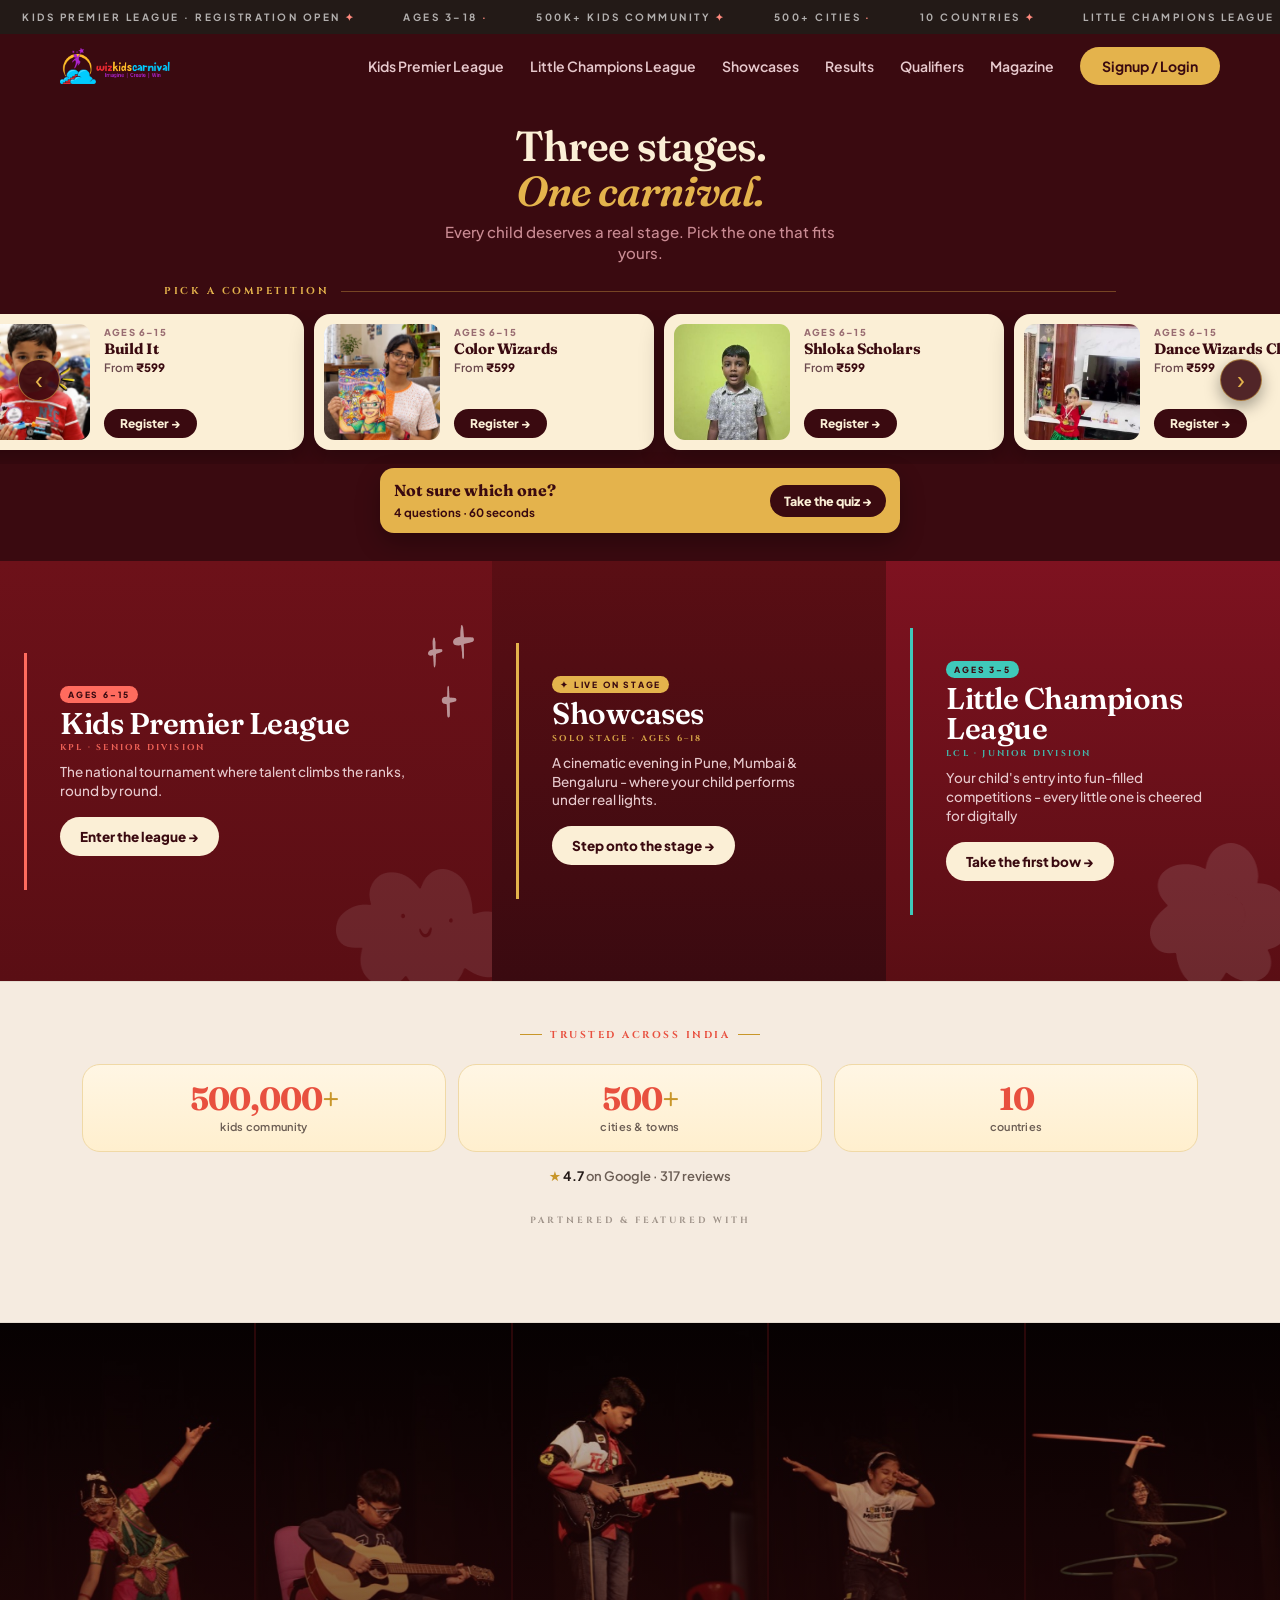
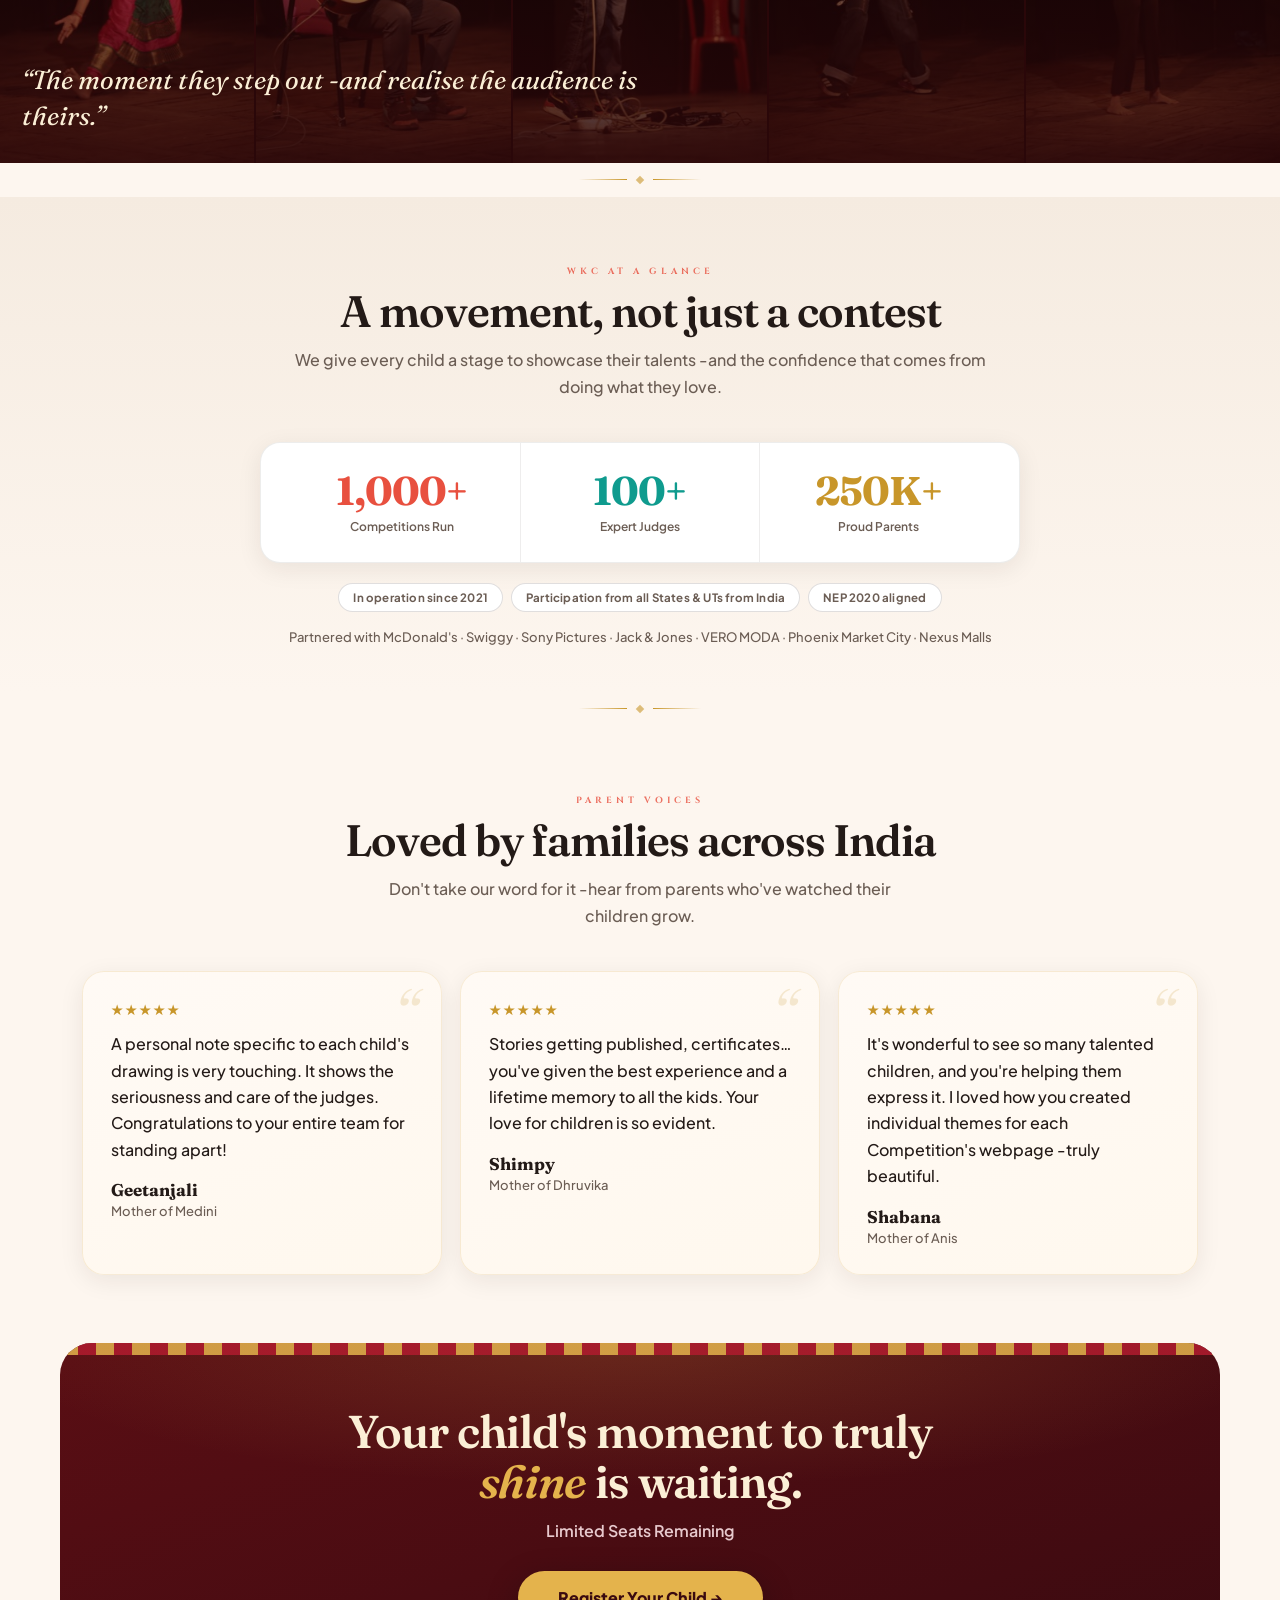
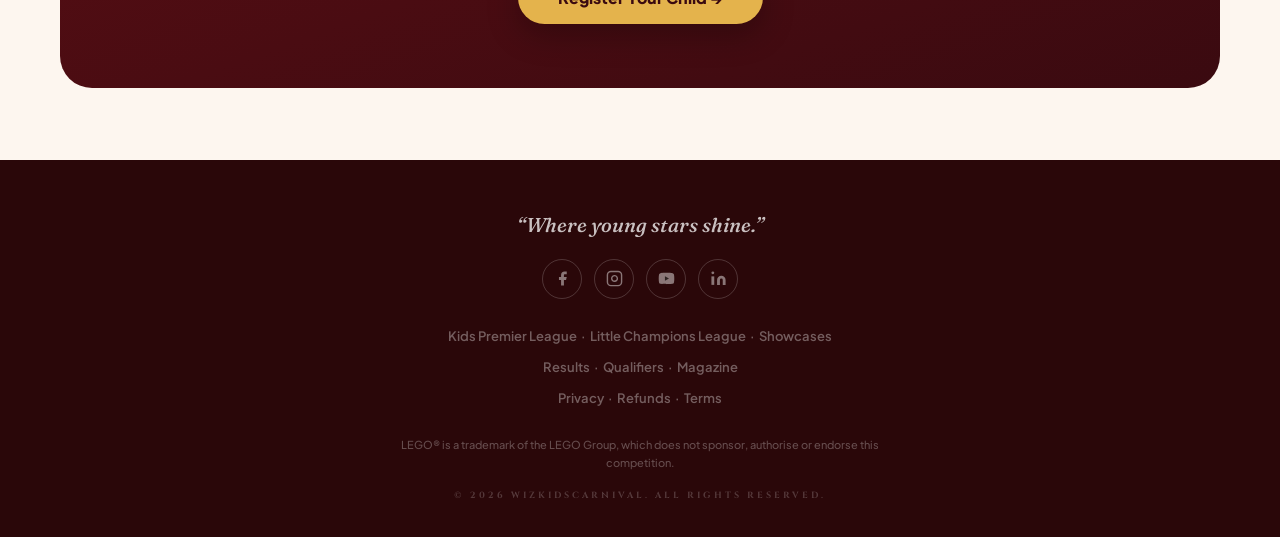
<file: index.html>
<!DOCTYPE html>
<html lang="en" data-hero="carnival">
<head>
<!-- Google tag (gtag.js) -->
<script async src="https://www.googletagmanager.com/gtag/js?id=G-ZNTHNZS9GH"></script>
<script>
  window.dataLayer = window.dataLayer || [];
  function gtag(){dataLayer.push(arguments);}
  gtag('js', new Date());

  gtag('config', 'G-ZNTHNZS9GH');
</script>
<meta charset="UTF-8">
<meta name="viewport" content="width=device-width,initial-scale=1">
<title>WizKidsCarnival - India's Biggest Stage for Young Talent</title>
<meta name="description" content="WizKidsCarnival - India's premier platform for kids aged 3-18. Kids Premier League, Little Champions League & Showcases. 500,000+ kids community · 500+ cities · 10 countries. Register today." />
<meta name="keywords" content="kids talent competition India, children performing arts, Kids Premier League, Little Champions League, WizKidsCarnival, kids contest online India, children stage performance, talent show kids Mumbai Pune" />
<link rel="canonical" href="https://www.wizkidscarnival.com/" />
<link rel="icon" type="image/png" href="logos/wkc-icon.png">
<link rel="apple-touch-icon" href="logos/wkc-icon.png">
<meta property="og:type" content="website" />
<meta property="og:url" content="https://www.wizkidscarnival.com/" />
<meta property="og:title" content="WizKidsCarnival - India's Biggest Stage for Young Talent" />
<meta property="og:description" content="A global platform for kids aged 3–18 to perform, compete and grow. Kids Premier League · Little Champions League · Showcases." />
<meta property="og:image" content="https://www.wizkidscarnival.com/assets/og-home.jpg" />
<meta property="og:locale" content="en_IN" />
<meta property="og:site_name" content="WizKidsCarnival" />
<meta name="twitter:card" content="summary_large_image" />
<meta name="twitter:title" content="WizKidsCarnival - India's Biggest Stage for Young Talent" />
<meta name="twitter:description" content="Three stages. One carnival. A global platform for a 500K+ kids community, aged 3–18." />
<meta name="twitter:image" content="https://www.wizkidscarnival.com/assets/og-home.jpg" />
<script type="application/ld+json">{
  "@context":"https://schema.org",
  "@graph":[
    {"@type":"Organization","name":"WizKidsCarnival","url":"https://www.wizkidscarnival.com","logo":"https://www.wizkidscarnival.com/logos/wkc-logo.png","description":"India's premier stage for young talent aged 3–18. Kids Premier League, Little Champions League and Showcases across 500+ cities and 10 countries.","foundingDate":"2021","sameAs":["https://facebook.com/wizkidscarnival","https://instagram.com/wizkidscarnival","https://youtube.com/@wizkidscarnival"],"founder":[{"@type":"Person","name":"Mansi"},{"@type":"Person","name":"Abhishek"},{"@type":"Person","name":"Vinayak"}]},
    {"@type":"WebSite","name":"WizKidsCarnival","url":"https://www.wizkidscarnival.com","potentialAction":{"@type":"SearchAction","target":{"@type":"EntryPoint","urlTemplate":"https://www.wizkidscarnival.com/?q={search_term_string}"},"query-input":"required name=search_term_string"}}
  ]
}</script>

<link rel="preconnect" href="https://fonts.googleapis.com">
<link rel="preconnect" href="https://fonts.gstatic.com" crossorigin>
<link href="https://fonts.googleapis.com/css2?family=Fraunces:ital,opsz,wght@0,9..144,400;0,9..144,600;0,9..144,700;1,9..144,500;1,9..144,600&family=Plus+Jakarta+Sans:wght@400;500;600;700;800&family=Cinzel:wght@700&display=swap" rel="stylesheet">
<link rel="stylesheet" href="assets/wkc.css?v=2026-11-21f">
</head>
<body>

<div class="blob blob-2" aria-hidden="true"></div>
<div class="blob blob-3" aria-hidden="true"></div>

<!-- Nav overlay -->
<div class="nav-overlay" id="navOverlay" role="dialog" aria-modal="true" aria-label="Navigation menu">
  <button class="nav-close" id="navClose">&#x2715; Close</button>
  <nav class="nav-links">
    <a href="kpl/" class="ol">Kids Premier League</a>
    <a href="lcl/" class="ol">Little Champions League</a>
    <a href="https://showcases.wizkidscarnival.com/" class="ol">Showcases</a>
    <a href="results/" class="ol">Results</a>
    <a href="qualifiers/" class="ol">Qualifiers</a>
    <a href="magazines/" class="ol">Magazine</a>
    <a href="https://app.wizkidscarnival.com/authentication?utm_source=main-site&utm_medium=nav-overlay&utm_campaign=home" class="ol nav-apply">Signup / Login</a>
  </nav>
</div>

<!-- Ticker -->
<div class="ticker" aria-hidden="true">
  <div class="ttrack" id="ttrack">
    <span class="ti">Kids Premier League &#x00B7; Registration Open<span class="dot">&#x2726;</span></span>
    <span class="ti">Ages 3–18<span class="dot">&#x00B7;</span></span>
    <span class="ti">500K+ Kids Community<span class="dot">&#x2726;</span></span>
    <span class="ti">500+ Cities<span class="dot">&#x00B7;</span></span>
    <span class="ti">10 Countries<span class="dot">&#x2726;</span></span>
    <span class="ti">Little Champions League &#x00B7; Ages 3–5<span class="dot">&#x00B7;</span></span>
    <span class="ti">Showcases · Solo Stage<span class="dot">&#x2726;</span></span>
    <span class="ti">India's Biggest Stage for Young Talent<span class="dot">&#x00B7;</span></span>
    <span class="ti">Since 2021 · 5+ Years Running<span class="dot">&#x2726;</span></span>
  </div>
</div>

<!-- Navbar -->
<header class="nav" id="nav">
  <div class="nav-inner">
    <a href="./" class="nav-logo" data-nav="logo">
      <img src="logos/wkc-logo.png" alt="WizKidsCarnival" height="36"
           onerror="this.style.display='none';this.insertAdjacentHTML('afterend','<span style=\'font-family:Fraunces,serif;font-weight:700;font-size:20px;color:var(--ink)\'>WizKidsCarnival</span>')">
    </a>
    <nav class="nav-desk" aria-label="Primary navigation">
      <a href="kpl/" data-nav="kpl">Kids Premier League</a>
      <a href="lcl/" data-nav="lcl">Little Champions League</a>
      <a href="https://showcases.wizkidscarnival.com/" data-nav="showcases">Showcases</a>
      <a href="results/" data-nav="results">Results</a>
      <a href="qualifiers/" data-nav="qualifiers">Qualifiers</a>
      <a href="magazines/" data-nav="magazine">Magazine</a>
      <a href="https://app.wizkidscarnival.com/authentication?utm_source=main-site&utm_medium=nav&utm_campaign=home" class="nav-cta" data-nav="register">Signup / Login</a>
    </nav>
    <button class="nav-ham" id="navHam" aria-label="Open menu" aria-expanded="false"><span></span><span></span><span></span></button>
  </div>
</header>

<!-- ── Booth hero: three carnival tents, zero-scroll on mobile ── -->
<section class="hero" id="top">

  <div class="hero-kicker">
    <h1>Three stages.<br><em>One carnival.</em></h1>
    <p>Every child deserves a real stage. Pick the one that fits yours.</p>
  </div>

  <!-- All competitions: a slowly drifting row of every talent-pass page.
       Hardcoded; add or reorder cards here. The JS in wkc.js loops it. -->
  <div class="featured comp-row-wrap" data-section="all_competitions">
    <div class="featured-lbl">Pick a competition</div>
    <div class="comp-carousel">
      <button type="button" class="comp-arrow comp-prev" id="compPrev" aria-label="Previous competitions">&#x2039;</button>
      <div class="comp-row" id="compRow">
      <a class="feat-card comp-card" href="https://app.wizkidscarnival.com/talent-pass/build-it?utm_source=main-site&utm_medium=home_allcomp&utm_campaign=home&utm_content=home_allcomp_build_it" data-track="home_allcomp_build_it">
        <img class="feat-img" src="assets/featured-build-it.jpg" alt="" width="360" height="360" loading="lazy" decoding="async">
        <div class="feat-body">
          <div class="feat-ages">Ages 6–15</div>
          <div class="feat-name">Build It</div>
          <div class="feat-price">From <b>₹599</b></div>
          <span class="feat-cta">Register &#x2192;</span>
        </div>
      </a>
      <a class="feat-card comp-card" href="https://app.wizkidscarnival.com/talent-pass/color-wizards?utm_source=main-site&utm_medium=home_allcomp&utm_campaign=home&utm_content=home_allcomp_color_wizards" data-track="home_allcomp_color_wizards">
        <img class="feat-img" src="assets/featured-color-wizards.jpg" alt="" width="360" height="360" loading="lazy" decoding="async">
        <div class="feat-body">
          <div class="feat-ages">Ages 6–15</div>
          <div class="feat-name">Color Wizards</div>
          <div class="feat-price">From <b>₹599</b></div>
          <span class="feat-cta">Register &#x2192;</span>
        </div>
      </a>
      <a class="feat-card comp-card" href="https://app.wizkidscarnival.com/talent-pass/shloka?utm_source=main-site&utm_medium=home_allcomp&utm_campaign=home&utm_content=home_allcomp_shloka" data-track="home_allcomp_shloka">
        <img class="feat-img" src="assets/comp-shloka.jpg" alt="" width="360" height="360" loading="lazy" decoding="async">
        <div class="feat-body">
          <div class="feat-ages">Ages 6–15</div>
          <div class="feat-name">Shloka Scholars</div>
          <div class="feat-price">From <b>₹599</b></div>
          <span class="feat-cta">Register &#x2192;</span>
        </div>
      </a>
      <a class="feat-card comp-card" href="https://app.wizkidscarnival.com/talent-pass/classical-dance?utm_source=main-site&utm_medium=home_allcomp&utm_campaign=home&utm_content=home_allcomp_classical_dance" data-track="home_allcomp_classical_dance">
        <img class="feat-img" src="assets/comp-classical-dance.jpg" alt="" width="360" height="360" loading="lazy" decoding="async">
        <div class="feat-body">
          <div class="feat-ages">Ages 6–15</div>
          <div class="feat-name">Dance Wizards Classical</div>
          <div class="feat-price">From <b>₹599</b></div>
          <span class="feat-cta">Register &#x2192;</span>
        </div>
      </a>
      <a class="feat-card comp-card" href="https://app.wizkidscarnival.com/talent-pass/yoga?utm_source=main-site&utm_medium=home_allcomp&utm_campaign=home&utm_content=home_allcomp_yoga" data-track="home_allcomp_yoga">
        <img class="feat-img" src="assets/comp-yoga.jpg" alt="" width="360" height="360" loading="lazy" decoding="async">
        <div class="feat-body">
          <div class="feat-ages">Ages 6–15</div>
          <div class="feat-name">Yoga Champs</div>
          <div class="feat-price">From <b>₹599</b></div>
          <span class="feat-cta">Register &#x2192;</span>
        </div>
      </a>
      <a class="feat-card comp-card" href="https://app.wizkidscarnival.com/talent-pass/little-champions-league?utm_source=main-site&utm_medium=home_allcomp&utm_campaign=home&utm_content=home_allcomp_little_champions_league" data-track="home_allcomp_little_champions_league">
        <img class="feat-img" src="assets/comp-little-champions-league.jpg" alt="" width="360" height="360" loading="lazy" decoding="async">
        <div class="feat-body">
          <div class="feat-ages">Ages 3–5</div>
          <div class="feat-name">Little Champions League</div>
          <div class="feat-price">From <b>₹749</b></div>
          <span class="feat-cta">Register &#x2192;</span>
        </div>
      </a>
      <a class="feat-card comp-card" href="https://app.wizkidscarnival.com/talent-pass/recite-english?utm_source=main-site&utm_medium=home_allcomp&utm_campaign=home&utm_content=home_allcomp_recite_english" data-track="home_allcomp_recite_english">
        <div class="feat-img feat-tile" style="--t1:#ffd9cf;--t2:#f08a72" aria-hidden="true"><span class="tile-ico">&#x1F4D6;</span><span class="tile-tag">Speaking</span></div>
        <div class="feat-body">
          <div class="feat-ages">Ages 6–15</div>
          <div class="feat-name">Recite It! English</div>
          <div class="feat-price">From <b>₹599</b></div>
          <span class="feat-cta">Register &#x2192;</span>
        </div>
      </a>
      <a class="feat-card comp-card" href="https://app.wizkidscarnival.com/talent-pass/recite-hindi?utm_source=main-site&utm_medium=home_allcomp&utm_campaign=home&utm_content=home_allcomp_recite_hindi" data-track="home_allcomp_recite_hindi">
        <div class="feat-img feat-tile" style="--t1:#ffd9cf;--t2:#f08a72" aria-hidden="true"><span class="tile-ico">&#x1F4DC;</span><span class="tile-tag">Speaking</span></div>
        <div class="feat-body">
          <div class="feat-ages">Ages 6–15</div>
          <div class="feat-name">Recite It! Hindi</div>
          <div class="feat-price">From <b>₹599</b></div>
          <span class="feat-cta">Register &#x2192;</span>
        </div>
      </a>
      <a class="feat-card comp-card" href="https://app.wizkidscarnival.com/talent-pass/master-orator?utm_source=main-site&utm_medium=home_allcomp&utm_campaign=home&utm_content=home_allcomp_master_orator" data-track="home_allcomp_master_orator">
        <div class="feat-img feat-tile" style="--t1:#ffd9cf;--t2:#f08a72" aria-hidden="true"><span class="tile-ico">&#x1F399;&#xFE0F;</span><span class="tile-tag">Speaking</span></div>
        <div class="feat-body">
          <div class="feat-ages">Ages 6–15</div>
          <div class="feat-name">Master Orator</div>
          <div class="feat-price">From <b>₹599</b></div>
          <span class="feat-cta">Register &#x2192;</span>
        </div>
      </a>
      <a class="feat-card comp-card" href="https://app.wizkidscarnival.com/talent-pass/handwriting-champs?utm_source=main-site&utm_medium=home_allcomp&utm_campaign=home&utm_content=home_allcomp_handwriting_champs" data-track="home_allcomp_handwriting_champs">
        <div class="feat-img feat-tile" style="--t1:#ffe8b8;--t2:#e4a83a" aria-hidden="true"><span class="tile-ico">&#x270D;&#xFE0F;</span><span class="tile-tag">Arts</span></div>
        <div class="feat-body">
          <div class="feat-ages">Ages 6–15</div>
          <div class="feat-name">Handwriting Champs</div>
          <div class="feat-price">From <b>₹599</b></div>
          <span class="feat-cta">Register &#x2192;</span>
        </div>
      </a>
      <a class="feat-card comp-card" href="https://app.wizkidscarnival.com/talent-pass/dance-wizards?utm_source=main-site&utm_medium=home_allcomp&utm_campaign=home&utm_content=home_allcomp_dance_wizards" data-track="home_allcomp_dance_wizards">
        <div class="feat-img feat-tile" style="--t1:#ffd6e4;--t2:#d9638e" aria-hidden="true"><span class="tile-ico">&#x1F57A;</span><span class="tile-tag">Performing</span></div>
        <div class="feat-body">
          <div class="feat-ages">Ages 6–15</div>
          <div class="feat-name">Dance Wizards</div>
          <div class="feat-price">From <b>₹599</b></div>
          <span class="feat-cta">Register &#x2192;</span>
        </div>
      </a>
      <a class="feat-card comp-card" href="https://app.wizkidscarnival.com/talent-pass/singing-stars?utm_source=main-site&utm_medium=home_allcomp&utm_campaign=home&utm_content=home_allcomp_singing_stars" data-track="home_allcomp_singing_stars">
        <div class="feat-img feat-tile" style="--t1:#ffd6e4;--t2:#d9638e" aria-hidden="true"><span class="tile-ico">&#x1F3A4;</span><span class="tile-tag">Performing</span></div>
        <div class="feat-body">
          <div class="feat-ages">Ages 6–15</div>
          <div class="feat-name">Singing Stars</div>
          <div class="feat-price">From <b>₹599</b></div>
          <span class="feat-cta">Register &#x2192;</span>
        </div>
      </a>
      <a class="feat-card comp-card" href="https://app.wizkidscarnival.com/talent-pass/instrumental-genius?utm_source=main-site&utm_medium=home_allcomp&utm_campaign=home&utm_content=home_allcomp_instrumental_genius" data-track="home_allcomp_instrumental_genius">
        <div class="feat-img feat-tile" style="--t1:#ffd6e4;--t2:#d9638e" aria-hidden="true"><span class="tile-ico">&#x1F3B8;</span><span class="tile-tag">Performing</span></div>
        <div class="feat-body">
          <div class="feat-ages">Ages 6–15</div>
          <div class="feat-name">Instru&shy;mental Genius</div>
          <div class="feat-price">From <b>₹599</b></div>
          <span class="feat-cta">Register &#x2192;</span>
        </div>
      </a>
      <a class="feat-card comp-card" href="https://app.wizkidscarnival.com/talent-pass/tell-ur-tale?utm_source=main-site&utm_medium=home_allcomp&utm_campaign=home&utm_content=home_allcomp_tell_ur_tale" data-track="home_allcomp_tell_ur_tale">
        <div class="feat-img feat-tile" style="--t1:#e3dcff;--t2:#8a72d9" aria-hidden="true"><span class="tile-ico">&#x1F4DA;</span><span class="tile-tag">Stories</span></div>
        <div class="feat-body">
          <div class="feat-ages">Ages 6–15</div>
          <div class="feat-name">Tell Ur Tale</div>
          <div class="feat-price">From <b>₹599</b></div>
          <span class="feat-cta">Register &#x2192;</span>
        </div>
      </a>
      <a class="feat-card comp-card" href="https://app.wizkidscarnival.com/talent-pass/build-it-junior?utm_source=main-site&utm_medium=home_allcomp&utm_campaign=home&utm_content=home_allcomp_build_it_junior" data-track="home_allcomp_build_it_junior">
        <div class="feat-img feat-tile" style="--t1:#cfeefb;--t2:#4aa8d8" aria-hidden="true"><span class="tile-ico">&#x1F9F1;</span><span class="tile-tag">Junior</span></div>
        <div class="feat-body">
          <div class="feat-ages">Ages 3–5</div>
          <div class="feat-name">Build It Junior</div>
          <div class="feat-price">From <b>₹599</b></div>
          <span class="feat-cta">Register &#x2192;</span>
        </div>
      </a>
      <a class="feat-card comp-card" href="https://app.wizkidscarnival.com/talent-pass/paint-maestro?utm_source=main-site&utm_medium=home_allcomp&utm_campaign=home&utm_content=home_allcomp_paint_maestro" data-track="home_allcomp_paint_maestro">
        <div class="feat-img feat-tile" style="--t1:#cfeefb;--t2:#4aa8d8" aria-hidden="true"><span class="tile-ico">&#x1F3A8;</span><span class="tile-tag">Junior</span></div>
        <div class="feat-body">
          <div class="feat-ages">Ages 3–5</div>
          <div class="feat-name">Paint Maestro</div>
          <div class="feat-price">From <b>₹599</b></div>
          <span class="feat-cta">Register &#x2192;</span>
        </div>
      </a>
      <a class="feat-card comp-card" href="https://app.wizkidscarnival.com/talent-pass/recite-english-junior?utm_source=main-site&utm_medium=home_allcomp&utm_campaign=home&utm_content=home_allcomp_recite_english_junior" data-track="home_allcomp_recite_english_junior">
        <div class="feat-img feat-tile" style="--t1:#cfeefb;--t2:#4aa8d8" aria-hidden="true"><span class="tile-ico">&#x1F31F;</span><span class="tile-tag">Junior</span></div>
        <div class="feat-body">
          <div class="feat-ages">Ages 3–5</div>
          <div class="feat-name">Recite It! Junior</div>
          <div class="feat-price">From <b>₹599</b></div>
          <span class="feat-cta">Register &#x2192;</span>
        </div>
      </a>
      </div>
      <button type="button" class="comp-arrow comp-next" id="compNext" aria-label="Next competitions">&#x203A;</button>
    </div>
    <a class="quiz-strip" href="https://app.wizkidscarnival.com/talent-pass/membership?utm_source=main-site&utm_medium=home_allcomp&utm_campaign=home&utm_content=home_allcomp_quiz" data-track="home_allcomp_quiz">
      <span><b>Not sure which one?</b><small>4 questions &#x00B7; 60 seconds</small></span>
      <span class="quiz-strip-cta">Take the quiz &#x2192;</span>
    </a>
  </div>

  <div class="booths">

    <article class="booth booth-kpl" data-section="booth_kpl">
      <img class="booth-art booth-art-a" src="assets/ornament-star.png" alt="" width="83" height="93" loading="lazy" decoding="async">
      <img class="booth-art booth-art-b" src="assets/ornament-cloud.png" alt="" width="200" height="122" loading="lazy" decoding="async">
      <div class="booth-body">
        <div class="booth-eyebrow">Ages 6–15</div>
        <h2 class="booth-ttl">Kids Premier League</h2>
        <div class="booth-acr">KPL &#x00B7; Senior Division</div>
        <p class="booth-desc">The national tournament where talent climbs the ranks, round by round.</p>
        <a class="booth-cta" href="kpl/" data-track="booth-kpl" aria-label="Kids Premier League - enter the league">Enter the league &#x2192;</a>
      </div>
    </article>

    <article class="booth booth-show" data-section="booth_showcases">
      <div class="booth-body">
        <div class="booth-eyebrow">&#x2726; Live on stage</div>
        <h2 class="booth-ttl">Showcases</h2>
        <div class="booth-acr">Solo Stage &#x00B7; Ages 6–18</div>
        <p class="booth-desc">A cinematic evening in Pune, Mumbai &amp; Bengaluru - where your child performs under real lights.</p>
        <a class="booth-cta" href="https://showcases.wizkidscarnival.com/?utm_source=main-site&utm_medium=booth&utm_campaign=showcases"
           data-track="booth-showcases" aria-label="Showcases - step onto the stage">Step onto the stage &#x2192;</a>
      </div>
    </article>

    <article class="booth booth-lcl" data-section="booth_lcl">
      <img class="booth-art booth-art-c" src="assets/ornament-balloon.png" alt="" width="151" height="144" loading="lazy" decoding="async">
      <div class="booth-body">
        <div class="booth-eyebrow">Ages 3–5</div>
        <h2 class="booth-ttl">Little Champions League</h2>
        <div class="booth-acr">LCL &#x00B7; Junior Division</div>
        <p class="booth-desc">Your child's entry into fun-filled competitions - every little one is cheered for digitally</p>
        <a class="booth-cta" href="lcl/" data-track="booth-lcl" aria-label="Little Champions League - take the first bow">Take the first bow &#x2192;</a>
      </div>
    </article>

  </div>

</section>

<!-- Trust: headline stats + partner marquee -->
<div class="trust-band">
  <div class="trust-head">
    <div class="trust-eyebrow"><span></span>Trusted across India<span></span></div>
    <div class="trust-stats">
      <div class="tstat"><div class="tstat-num">500,000<span>+</span></div><div class="tstat-lbl">kids community</div></div>
      <div class="tstat"><div class="tstat-num">500<span>+</span></div><div class="tstat-lbl">cities &amp; towns</div></div>
      <div class="tstat"><div class="tstat-num">10</div><div class="tstat-lbl">countries</div></div>
    </div>
    <div class="trust-rating"><span class="trust-stars" aria-hidden="true">&#x2605;</span> <b>4.7</b> on Google &#x00B7; 317 reviews</div>
  </div>
  <div class="trust-lbl">Partnered &amp; featured with</div>
  <div class="trust-ticker" aria-label="Partner brands">
    <div class="trust-track" id="logoTrack">
      <figure class="logo-fig">
        <img src="logos/partners/sony.svg" alt="Sony" loading="lazy" height="40"
             onerror="this.style.display='none';this.nextElementSibling.style.display='block'">
        <span class="logo-fb" style="display:none">Sony</span>
      </figure>
      <figure class="logo-fig">
        <img src="logos/partners/mcdonalds.png" alt="McDonald's" loading="lazy" height="40"
             onerror="this.style.display='none';this.nextElementSibling.style.display='block'">
        <span class="logo-fb" style="display:none">McDonald's</span>
      </figure>
      <figure class="logo-fig">
        <img src="logos/partners/swiggy-instamart.png" alt="Swiggy Instamart" loading="lazy" height="40"
             onerror="this.style.display='none';this.nextElementSibling.style.display='block'">
        <span class="logo-fb" style="display:none">Swiggy Instamart</span>
      </figure>
      <figure class="logo-fig">
        <img src="logos/partners/lexicon-group.png" alt="Lexicon Group" loading="lazy" height="40"
             onerror="this.style.display='none';this.nextElementSibling.style.display='block'">
        <span class="logo-fb" style="display:none">Lexicon Group</span>
      </figure>
      <figure class="logo-fig">
        <img src="logos/partners/hdfc-school.webp" alt="HDFC School" loading="lazy" height="40"
             onerror="this.style.display='none';this.nextElementSibling.style.display='block'">
        <span class="logo-fb" style="display:none">HDFC School</span>
      </figure>
      <figure class="logo-fig">
        <img src="logos/partners/scholastic.webp" alt="Scholastic" loading="lazy" height="40"
             onerror="this.style.display='none';this.nextElementSibling.style.display='block'">
        <span class="logo-fb" style="display:none">Scholastic</span>
      </figure>
      <figure class="logo-fig">
        <img src="logos/partners/luma-world.webp" alt="Luma World" loading="lazy" height="40"
             onerror="this.style.display='none';this.nextElementSibling.style.display='block'">
        <span class="logo-fb" style="display:none">Luma World</span>
      </figure>
      <figure class="logo-fig">
        <img src="logos/partners/garfield.png" alt="Garfield Movie" loading="lazy" height="40"
             onerror="this.style.display='none';this.nextElementSibling.style.display='block'">
        <span class="logo-fb" style="display:none">Garfield Movie</span>
      </figure>
      <figure class="logo-fig">
        <img src="logos/partners/jack-jones-junior.png" alt="Jack &amp; Jones Junior" loading="lazy" height="40"
             onerror="this.style.display='none';this.nextElementSibling.style.display='block'">
        <span class="logo-fb" style="display:none">Jack &amp; Jones Junior</span>
      </figure>
      <figure class="logo-fig">
        <img src="logos/partners/vero-moda-girl.png" alt="VERO MODA Girl" loading="lazy" height="40"
             onerror="this.style.display='none';this.nextElementSibling.style.display='block'">
        <span class="logo-fb" style="display:none">VERO MODA Girl</span>
      </figure>
      <figure class="logo-fig">
        <img src="logos/partners/phoenix-malls.png" alt="Phoenix Malls" loading="lazy" height="40"
             onerror="this.style.display='none';this.nextElementSibling.style.display='block'">
        <span class="logo-fb" style="display:none">Phoenix Malls</span>
      </figure>
      <figure class="logo-fig">
        <img src="logos/partners/nexus-koramangala.png" alt="Nexus Koramangala" loading="lazy" height="40"
             onerror="this.style.display='none';this.nextElementSibling.style.display='block'">
        <span class="logo-fb" style="display:none">Nexus Koramangala</span>
      </figure>
    </div><!-- /trust-track -->
  </div><!-- /trust-ticker -->
</div>

<!-- Performance photo band -->
<div class="photo-band" role="img" aria-label="Child performing solo on stage at WizKidsCarnival">
  <div class="photo-strip">
    <img src="photos/g1.jpg" alt="A child performing a classical dance on stage" width="355" height="533" loading="lazy" decoding="async">
    <img src="photos/g3.jpg" alt="A child mid-performance under stage lights" width="355" height="533" loading="lazy" decoding="async">
    <img src="photos/g5.jpg" alt="A young performer on the Showcases stage" width="355" height="533" loading="lazy" decoding="async">
    <img src="photos/g6.jpg" alt="A child performing to a live audience" width="355" height="533" loading="lazy" decoding="async">
    <img src="photos/g7.jpg" alt="A young performer taking the stage" width="355" height="533" loading="lazy" decoding="async">
  </div>
  <div class="photo-band-overlay">
    <blockquote class="photo-quote">&#x201C;The moment they step out -and realise the audience is theirs.&#x201D;</blockquote>
  </div>
</div>

<div class="divider"><div class="dl"></div><div class="dg"></div><div class="dl r"></div></div>

<!-- Secondary stats + investor strip -->
<section class="section" id="about" data-section="stats" aria-labelledby="stats-ttl">
  <div class="sec-lbl">WKC at a Glance</div>
  <h2 class="sec-ttl" id="stats-ttl">A movement, not just a contest</h2>
  <p class="sec-sub">We give every child a stage to showcase their talents -and the confidence that comes from doing what they love.</p>
  <!-- The headline three (kids / cities / countries) now lead the trust
       band above, so this row carries the supporting numbers only. -->
  <div class="stats-grid">
    <div class="stat"><div class="stat-num">1,000+</div><div class="stat-lbl">Competitions Run</div></div>
    <div class="stat"><div class="stat-num">100+</div><div class="stat-lbl">Expert Judges</div></div>
    <div class="stat"><div class="stat-num">250K+</div><div class="stat-lbl">Proud Parents</div></div>
  </div>
  <!-- Investor credibility strip -->
  <div class="inv-strip" aria-label="Credibility indicators">
    <span>In operation since 2021</span>
    <span>Participation from all States &amp; UTs from India</span>
    <span>NEP 2020 aligned</span>
  </div>
  <p class="inv-partners">Partnered with McDonald's &#x00B7; Swiggy &#x00B7; Sony Pictures &#x00B7; Jack &amp; Jones &#x00B7; VERO MODA &#x00B7; Phoenix Market City &#x00B7; Nexus Malls</p>
</section>

<div class="divider"><div class="dl"></div><div class="dg"></div><div class="dl r"></div></div>

<!-- Testimonials -->
<section class="section" aria-labelledby="test-ttl">
  <div class="sec-lbl">Parent Voices</div>
  <h2 class="sec-ttl" id="test-ttl" data-section="testimonials">Loved by families across India</h2>
  <p class="sec-sub">Don't take our word for it -hear from parents who've watched their children grow.</p>
  <div class="tlist">
    <article class="tcard">
      <div class="tquote" aria-hidden="true">&#x201C;</div>
      <div class="tstars" aria-label="5 stars">&#x2605;&#x2605;&#x2605;&#x2605;&#x2605;</div>
      <p class="ttext">A personal note specific to each child's drawing is very touching. It shows the seriousness and care of the judges. Congratulations to your entire team for standing apart!</p>
      <div class="tname">Geetanjali</div><div class="trole">Mother of Medini</div>
    </article>
    <article class="tcard">
      <div class="tquote" aria-hidden="true">&#x201C;</div>
      <div class="tstars" aria-label="5 stars">&#x2605;&#x2605;&#x2605;&#x2605;&#x2605;</div>
      <p class="ttext">Stories getting published, certificates… you've given the best experience and a lifetime memory to all the kids. Your love for children is so evident.</p>
      <div class="tname">Shimpy</div><div class="trole">Mother of Dhruvika</div>
    </article>
    <article class="tcard">
      <div class="tquote" aria-hidden="true">&#x201C;</div>
      <div class="tstars" aria-label="5 stars">&#x2605;&#x2605;&#x2605;&#x2605;&#x2605;</div>
      <p class="ttext">It's wonderful to see so many talented children, and you're helping them express it. I loved how you created individual themes for each Competition's webpage -truly beautiful.</p>
      <div class="tname">Shabana</div><div class="trole">Mother of Anis</div>
    </article>
  </div>
</section>

<!-- Final CTA - closing maroon band -->
<div class="fcta-wrap">
  <section class="fcta" aria-labelledby="fcta-ttl">
    <div class="fcta-stripe" aria-hidden="true"></div>
    <h2 id="fcta-ttl">Your child's moment to truly <em>shine</em> is waiting.</h2>
    <p>Limited Seats Remaining</p>
    <a class="btn-fcta" href="https://app.wizkidscarnival.com/talent-pass/membership?utm_source=main-site&utm_medium=final-cta&utm_campaign=home" data-track="home-final-cta">Register Your Child &#x2192;</a>
  </section>
</div>

<!-- Footer -->
<footer class="footer">
  <p class="ftag">&#x201C;Where young stars shine.&#x201D;</p>
  <nav class="fsoc" aria-label="Social media">
    <a href="https://facebook.com/wizkidscarnival" aria-label="Facebook" rel="noopener noreferrer" data-track="social-facebook">
      <svg viewBox="0 0 24 24" aria-hidden="true"><path d="M18 2h-3a5 5 0 0 0-5 5v3H7v4h3v8h4v-8h3l1-4h-4V7a1 1 0 0 1 1-1h3z"/></svg>
    </a>
    <a href="https://instagram.com/wizkidscarnival" aria-label="Instagram" rel="noopener noreferrer" class="ig" data-track="social-instagram">
      <svg viewBox="0 0 24 24" aria-hidden="true"><rect x="2" y="2" width="20" height="20" rx="5" ry="5"/><path d="M16 11.37A4 4 0 1 1 12.63 8 4 4 0 0 1 16 11.37z"/><line x1="17.5" y1="6.5" x2="17.51" y2="6.5"/></svg>
    </a>
    <a href="https://youtube.com/@wizkidscarnival" aria-label="YouTube" rel="noopener noreferrer" data-track="social-youtube">
      <svg viewBox="0 0 24 24" aria-hidden="true"><path d="M22.54 6.42a2.78 2.78 0 0 0-1.95-1.96C18.88 4 12 4 12 4s-6.88 0-8.59.46a2.78 2.78 0 0 0-1.95 1.96A29 29 0 0 0 1 12a29 29 0 0 0 .46 5.58 2.78 2.78 0 0 0 1.95 1.95C5.12 20 12 20 12 20s6.88 0 8.59-.47a2.78 2.78 0 0 0 1.95-1.95A29 29 0 0 0 23 12a29 29 0 0 0-.46-5.58z"/><polygon points="9.75 15.02 15.5 12 9.75 8.98 9.75 15.02" style="fill:rgba(35,26,23,0.9)"/></svg>
    </a>
    <a href="https://linkedin.com/company/wizkidscarnival" aria-label="LinkedIn" rel="noopener noreferrer" data-track="social-linkedin">
      <svg viewBox="0 0 24 24" aria-hidden="true"><path d="M16 8a6 6 0 0 1 6 6v7h-4v-7a2 2 0 0 0-2-2 2 2 0 0 0-2 2v7h-4v-7a6 6 0 0 1 6-6z"/><rect x="2" y="9" width="4" height="12"/><circle cx="4" cy="4" r="2"/></svg>
    </a>
  </nav>
  <nav class="flinks" aria-label="Footer navigation">
    <a href="kpl/">Kids Premier League</a> &nbsp;&#x00B7;&nbsp;
    <a href="lcl/">Little Champions League</a> &nbsp;&#x00B7;&nbsp;
    <a href="https://showcases.wizkidscarnival.com/">Showcases</a><br>
    <a href="results/">Results</a> &nbsp;&#x00B7;&nbsp;
    <a href="qualifiers/">Qualifiers</a> &nbsp;&#x00B7;&nbsp;
    <a href="magazines/">Magazine</a><br>
    <a href="privacy-policy/">Privacy</a> &nbsp;&#x00B7;&nbsp;
    <a href="refund-and-cancellations/">Refunds</a> &nbsp;&#x00B7;&nbsp;
    <a href="terms-and-conditions/">Terms</a>
  </nav>
  <p class="fdisc">LEGO&reg; is a trademark of the LEGO Group, which does not sponsor, authorise or endorse this competition.</p>
  <div class="fwkc">&#x00A9; 2026 WizKidsCarnival. All rights reserved.</div>
</footer>


<script>window.WKC = { page: 'home' };</script>
<script src="assets/wkc.js?v=2026-11-21b"></script>
</body>
</html>
</file>
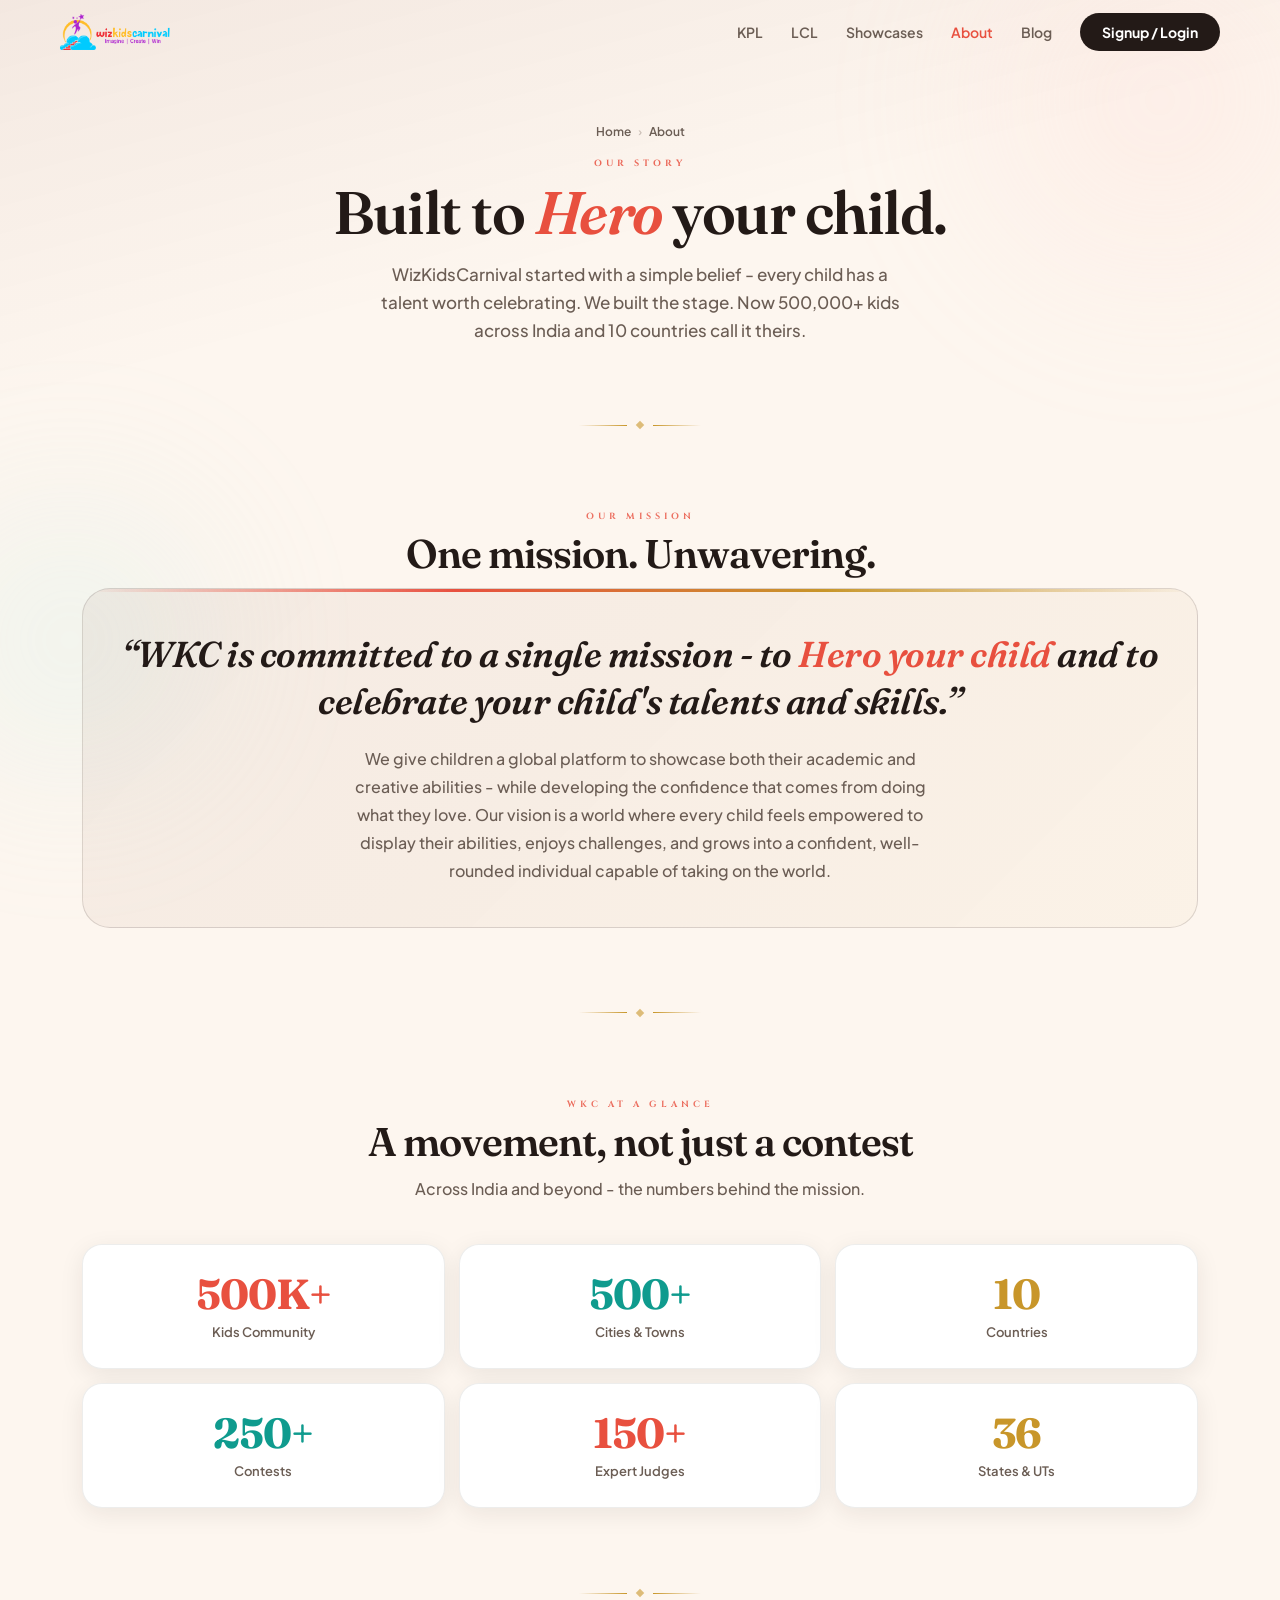
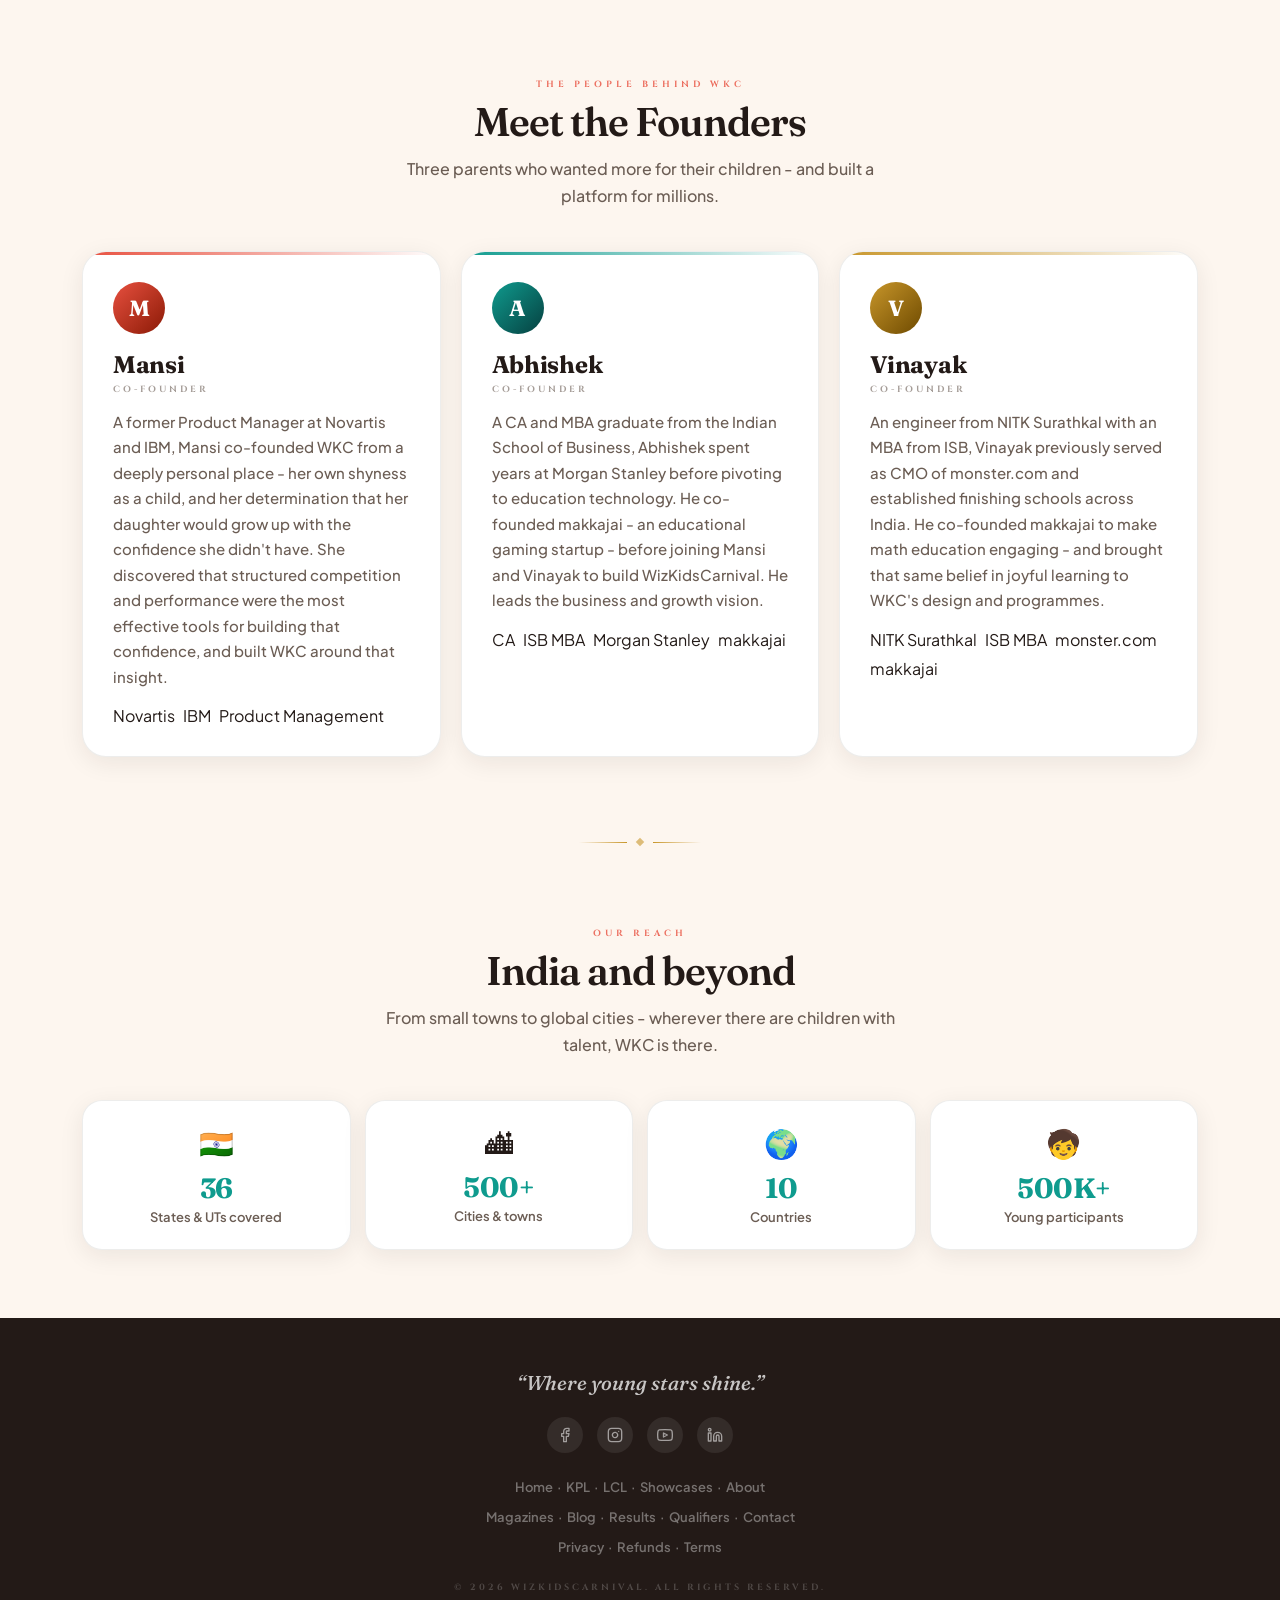
<file: about/index.html>
<!DOCTYPE html>
<html lang="en">
<head>
<!-- Google tag (gtag.js) -->
<script async src="https://www.googletagmanager.com/gtag/js?id=G-ZNTHNZS9GH"></script>
<script>
  window.dataLayer = window.dataLayer || [];
  function gtag(){dataLayer.push(arguments);}
  gtag('js', new Date());

  gtag('config', 'G-ZNTHNZS9GH');
</script>
<meta charset="UTF-8">
<!-- Unlinked from site nav. Dropping it from sitemap.xml does not
     deindex it (robots.txt is Allow: /), so it needs noindex. -->
<meta name="robots" content="noindex,follow">
<meta name="viewport" content="width=device-width,initial-scale=1">
<title>About WizKidsCarnival - Our Mission &amp; Founders</title>
<meta name="description" content="WizKidsCarnival was built to Hero every child. Learn about our mission, our founders, and how we've built India's biggest stage for young talent across 500+ cities and 10 countries." />
<meta name="keywords" content="WizKidsCarnival about, WKC founders, WizKidsCarnival mission, kids platform India founders, Mansi Abhishek Vinayak WKC" />
<link rel="canonical" href="https://www.wizkidscarnival.com/about/" />
<meta property="og:type" content="website" />
<meta property="og:url" content="https://www.wizkidscarnival.com/about/" />
<meta property="og:title" content="About WizKidsCarnival - Our Mission &amp; Founders" />
<meta property="og:description" content="Built to Hero every child. 500K+ kids · 500+ cities · 10 countries. Meet the founders and the mission behind WKC." />
<meta property="og:image" content="https://www.wizkidscarnival.com/og-about.jpg" />
<meta property="og:site_name" content="WizKidsCarnival" />
<meta name="twitter:card" content="summary_large_image" />
<script type="application/ld+json">{
  "@context":"https://schema.org",
  "@type":"Organization",
  "name":"WizKidsCarnival",
  "url":"https://www.wizkidscarnival.com",
  "description":"India's premier platform for young talent aged 3–18. KPL, LCL and Showcases across 500+ cities and 10 countries.",
  "foundingDate":"2018",
  "areaServed":{"@type":"Country","name":"India"},
  "sameAs":["https://facebook.com/wizkidscarnival","https://instagram.com/wizkidscarnival","https://youtube.com/@wizkidscarnival"],
  "founder":[
    {"@type":"Person","name":"Mansi","jobTitle":"Co-Founder","description":"Former Product Manager at Novartis and IBM. Co-founded WizKidsCarnival to build confidence in children through performance."},
    {"@type":"Person","name":"Abhishek","jobTitle":"Co-Founder","description":"CA and MBA from Indian School of Business, ex-Morgan Stanley. Co-founded makkajai before WizKidsCarnival."},
    {"@type":"Person","name":"Vinayak","jobTitle":"Co-Founder","description":"Engineer from NITK Surathkal, MBA from ISB. Former CMO of monster.com. Co-founded makkajai and established finishing schools."}
  ],
  "breadcrumb":{"@type":"BreadcrumbList","itemListElement":[
    {"@type":"ListItem","position":1,"name":"Home","item":"https://www.wizkidscarnival.com"},
    {"@type":"ListItem","position":2,"name":"About","item":"https://www.wizkidscarnival.com/about/"}
  ]}
}</script>
<link rel="preconnect" href="https://fonts.googleapis.com">
<link rel="preconnect" href="https://fonts.gstatic.com" crossorigin>
<link href="https://fonts.googleapis.com/css2?family=Fraunces:ital,opsz,wght@0,9..144,400;0,9..144,600;0,9..144,700;1,9..144,500;1,9..144,600&family=Plus+Jakarta+Sans:wght@400;500;600;700;800&family=Cinzel:wght@700&display=swap" rel="stylesheet">
<style>
:root{
  --bg:#fdf6ef;--bg-2:#f5ebe0;
  --ink:#231a17;--ink-soft:#6b5d54;--ink-light:#9e8f86;
  --coral:#e8503f;--coral-l:#ff6b5e;
  --teal:#0f9b8e;--teal-d:#0a766b;
  --gold:#c8962a;--gold-l:#e0aa3a;
  --card:#fff;
  --line:rgba(35,26,23,0.08);--line-2:rgba(35,26,23,0.14);
  --shadow:0 6px 24px rgba(35,26,23,0.08);
  --shadow-lg:0 16px 48px rgba(35,26,23,0.13);
  --nav-h:64px;
}
*{margin:0;padding:0;box-sizing:border-box;-webkit-tap-highlight-color:transparent}
html{scroll-behavior:smooth}
body{background:var(--bg);color:var(--ink);font-family:'Plus Jakarta Sans',sans-serif;overflow-x:hidden;-webkit-font-smoothing:antialiased}
.blob{position:fixed;border-radius:50%;filter:blur(80px);opacity:.32;z-index:0;pointer-events:none}
.blob-1{width:480px;height:480px;background:radial-gradient(circle,#ffd6cf,transparent 70%);top:-140px;right:-120px}
.blob-2{width:380px;height:380px;background:radial-gradient(circle,#bfeee8,transparent 70%);top:50%;left:-120px}

/* Nav */
.nav{position:fixed;top:0;left:0;right:0;z-index:50;height:var(--nav-h);display:flex;align-items:center;padding:0 22px;transition:background .3s,box-shadow .3s,border-color .3s;border-bottom:1px solid transparent}
.nav.scrolled{background:rgba(253,246,239,0.92);backdrop-filter:blur(16px);border-color:var(--line);box-shadow:0 4px 20px rgba(35,26,23,0.05)}
.nav-inner{display:flex;align-items:center;justify-content:space-between;width:100%;max-width:1160px;margin:0 auto}
.nav-logo{text-decoration:none;display:flex;align-items:center}
.nav-logo img{height:36px;width:auto;display:block}
.nav-desk{display:none;align-items:center;gap:28px}
.nav-desk a{font-size:14px;font-weight:600;color:var(--ink-soft);text-decoration:none;transition:color .2s}
.nav-desk a:hover,.nav-desk a.active{color:var(--coral)}
.nav-desk a.nav-cta{background:var(--ink);color:#fff;padding:10px 22px;border-radius:100px;font-weight:700;transition:background .2s}
.nav-desk a.nav-cta:hover{background:var(--coral)}
.nav-ham{background:none;border:1px solid var(--line-2);border-radius:10px;padding:9px 11px;cursor:pointer;display:flex;flex-direction:column;gap:4px}
.nav-ham span{width:18px;height:2px;background:var(--ink);display:block;border-radius:2px}
.nav-overlay{position:fixed;inset:0;z-index:200;background:var(--bg);display:flex;flex-direction:column;align-items:center;justify-content:center;opacity:0;pointer-events:none;transition:opacity .25s}
.nav-overlay.open{opacity:1;pointer-events:all}
.nav-close{position:absolute;top:18px;right:20px;background:none;border:1px solid var(--line-2);border-radius:10px;padding:10px 16px;font-size:14px;color:var(--ink);cursor:pointer;font-family:inherit;font-weight:700}
.nav-links{display:flex;flex-direction:column;align-items:center;gap:26px}
.nav-links a{font-family:'Fraunces',serif;font-size:26px;font-weight:600;color:var(--ink);text-decoration:none}
.nav-apply{margin-top:8px;background:var(--coral) !important;color:#fff !important;padding:14px 40px;border-radius:100px;font-family:'Plus Jakarta Sans',sans-serif !important;font-size:16px !important;font-weight:800 !important}

/* Hero */
.page-hero{position:relative;z-index:1;padding:calc(var(--nav-h) + 60px) 22px 64px;text-align:center;background:linear-gradient(165deg,rgba(90,15,5,0.06) 0%,transparent 55%)}
.hero-inner{max-width:720px;margin:0 auto}
.breadcrumb{font-size:12px;font-weight:600;color:var(--ink-soft);margin-bottom:18px;display:flex;align-items:center;justify-content:center;gap:7px}
.breadcrumb a{color:var(--ink-soft);text-decoration:none}
.breadcrumb a:hover{color:var(--coral)}
.bc-sep{color:var(--ink-light);opacity:.5}
.page-tag{font-family:'Cinzel',serif;font-size:9px;font-weight:700;letter-spacing:4px;text-transform:uppercase;color:var(--coral);opacity:.85;margin-bottom:12px}
.page-hero h1{font-family:'Fraunces',serif;font-size:clamp(34px,7.5vw,60px);font-weight:600;line-height:1.05;letter-spacing:-1.5px;color:var(--ink);margin-bottom:16px}
.page-hero h1 em{font-style:italic;color:var(--coral)}
.page-hero .sub{font-size:17px;line-height:1.65;color:var(--ink-soft);max-width:520px;margin:0 auto;font-weight:500}

/* Sections */
.section{position:relative;z-index:1;padding:68px 22px;max-width:1160px;margin:0 auto}
.sec-lbl{text-align:center;font-family:'Cinzel',serif;font-size:9px;font-weight:700;letter-spacing:4px;text-transform:uppercase;color:var(--coral);opacity:.8;margin-bottom:10px}
.sec-ttl{text-align:center;font-family:'Fraunces',serif;font-size:clamp(26px,5vw,40px);font-weight:600;letter-spacing:-1px;color:var(--ink);line-height:1.1;margin-bottom:12px}
.sec-sub{text-align:center;font-size:16px;color:var(--ink-soft);margin:0 auto 42px;line-height:1.65;max-width:520px;font-weight:500}
.divider{display:flex;align-items:center;justify-content:center;gap:10px;padding:14px 0;position:relative;z-index:1}
.divider .dl{width:48px;height:1px;background:linear-gradient(90deg,transparent,var(--gold))}
.divider .dl.r{background:linear-gradient(90deg,var(--gold),transparent)}
.divider .dg{width:6px;height:6px;background:var(--gold);transform:rotate(45deg);opacity:.6}

/* Mission */
.mission-block{background:linear-gradient(135deg,rgba(90,15,5,0.05),rgba(200,150,42,0.04));border:1px solid var(--line-2);border-radius:28px;padding:42px 32px;text-align:center;position:relative;overflow:hidden}
.mission-block::before{content:'';position:absolute;top:0;left:0;right:0;height:3px;background:linear-gradient(90deg,transparent,var(--coral),var(--gold),transparent)}
.mission-quote{font-family:'Fraunces',serif;font-style:italic;font-size:clamp(22px,5vw,36px);font-weight:600;color:var(--ink);line-height:1.3;letter-spacing:-.5px;margin-bottom:20px}
.mission-quote em{color:var(--coral)}
.mission-body{font-size:16px;color:var(--ink-soft);line-height:1.75;max-width:600px;margin:0 auto;font-weight:500}

/* Stats */
.stats-grid{display:grid;grid-template-columns:repeat(2,1fr);gap:14px}
.stat{background:var(--card);border:1px solid var(--line);border-radius:20px;padding:28px 18px;text-align:center;box-shadow:var(--shadow);transition:transform .2s}
.stat:hover{transform:translateY(-3px)}
.stat-num{font-family:'Fraunces',serif;font-size:clamp(30px,7vw,42px);font-weight:700;color:var(--coral);line-height:1;letter-spacing:-1px}
.stat:nth-child(2n) .stat-num{color:var(--teal)}
.stat:nth-child(3n) .stat-num{color:var(--gold)}
.stat-lbl{font-size:13px;font-weight:600;color:var(--ink-soft);margin-top:9px}

/* Founders */
.founders{display:flex;flex-direction:column;gap:20px}
.founder{background:var(--card);border:1px solid var(--line);border-radius:24px;padding:30px;box-shadow:var(--shadow);transition:transform .2s,box-shadow .2s;position:relative;overflow:hidden}
.founder:hover{transform:translateY(-3px);box-shadow:var(--shadow-lg)}
.founder-bar{position:absolute;top:0;left:0;right:0;height:3px}
.founder:nth-child(1) .founder-bar{background:linear-gradient(90deg,var(--coral),transparent)}
.founder:nth-child(2) .founder-bar{background:linear-gradient(90deg,var(--teal),transparent)}
.founder:nth-child(3) .founder-bar{background:linear-gradient(90deg,var(--gold),transparent)}
.founder-avatar{width:52px;height:52px;border-radius:50%;display:flex;align-items:center;justify-content:center;font-family:'Fraunces',serif;font-size:22px;font-weight:700;color:#fff;margin-bottom:16px;flex-shrink:0}
.founder:nth-child(1) .founder-avatar{background:linear-gradient(135deg,var(--coral),#8b1a06)}
.founder:nth-child(2) .founder-avatar{background:linear-gradient(135deg,var(--teal),#064040)}
.founder:nth-child(3) .founder-avatar{background:linear-gradient(135deg,var(--gold),#6e4a00)}
.founder-name{font-family:'Fraunces',serif;font-size:24px;font-weight:700;color:var(--ink);letter-spacing:-.3px;margin-bottom:4px}
.founder-role{font-family:'Cinzel',serif;font-size:9px;font-weight:700;letter-spacing:3px;text-transform:uppercase;color:var(--ink-soft);opacity:.6;margin-bottom:14px}
.founder-bio{font-size:15px;color:var(--ink-soft);line-height:1.7;font-weight:500}
.founder-tags{display:flex;flex-wrap:wrap;gap:8px;margin-top:16px}
.founder-tag{font-size:12px;font-weight:700;color:var(--ink);background:var(--bg-2);border-radius:100px;padding:5px 13px}

/* Presence */
.presence-grid{display:grid;grid-template-columns:repeat(2,1fr);gap:14px}
.pres{background:var(--card);border:1px solid var(--line);border-radius:20px;padding:24px 20px;box-shadow:var(--shadow);text-align:center}
.pres-icon{font-size:28px;margin-bottom:10px;display:block}
.pres-val{font-family:'Fraunces',serif;font-size:28px;font-weight:700;color:var(--teal);letter-spacing:-.5px;margin-bottom:4px}
.pres-lbl{font-size:13px;font-weight:600;color:var(--ink-soft)}

/* Footer */
.footer{position:relative;z-index:1;background:var(--ink);padding:52px 24px 36px;text-align:center}
.ftag{font-family:'Fraunces',serif;font-style:italic;font-size:20px;font-weight:500;color:rgba(255,255,255,0.75);margin-bottom:22px}
.flinks{font-size:13px;color:rgba(255,255,255,0.38);line-height:2.3;font-weight:600}
.flinks a{color:rgba(255,255,255,0.38);text-decoration:none;transition:color .2s}
.flinks a:hover{color:rgba(255,255,255,0.7)}
.fwkc{margin-top:18px;font-family:'Cinzel',serif;font-size:9px;font-weight:700;letter-spacing:3px;text-transform:uppercase;color:rgba(255,255,255,0.2)}
.fsoc{display:flex;align-items:center;justify-content:center;gap:14px;margin-bottom:20px}
.fsoc a{display:flex;align-items:center;justify-content:center;width:36px;height:36px;border-radius:50%;background:rgba(255,255,255,0.08);color:rgba(255,255,255,0.55);transition:background .2s,color .2s;text-decoration:none}
.fsoc a:hover{background:rgba(255,255,255,0.16);color:#fff}
.fsoc a.ig:hover{background:linear-gradient(135deg,#f09433,#e6683c,#dc2743,#cc2366,#bc1888);color:#fff}
.fsoc svg{width:16px;height:16px;fill:none;stroke:currentColor;stroke-width:2;stroke-linecap:round;stroke-linejoin:round}

@media(min-width:700px){
  .stats-grid{grid-template-columns:repeat(3,1fr)}
  .founders{flex-direction:row}
  .founder{flex:1}
  .presence-grid{grid-template-columns:repeat(4,1fr)}
  .nav-desk{display:flex}
  .nav-ham{display:none}
}
</style>
</head>
<body>

<div class="blob blob-1" aria-hidden="true"></div>
<div class="blob blob-2" aria-hidden="true"></div>

<div class="nav-overlay" id="navOverlay" role="dialog" aria-modal="true">
  <button class="nav-close" id="navClose">&#x2715; Close</button>
  <nav class="nav-links">
    <a href="../" class="ol">Home</a>
    <a href="../kpl/" class="ol">KPL</a>
    <a href="../lcl/" class="ol">LCL</a>
    <a href="https://showcases.wizkidscarnival.com/" class="ol">Showcases</a>
    <a href="../about/" class="ol">About</a>
    <a href="https://app.wizkidscarnival.com/authentication" class="ol nav-apply">Signup / Login</a>
  </nav>
</div>

<header class="nav" id="nav">
  <div class="nav-inner">
    <a href="../" class="nav-logo"><img src="../logos/wkc-logo.png" alt="WizKidsCarnival" height="36"></a>
    <nav class="nav-desk" aria-label="Primary navigation">
      <a href="../kpl/">KPL</a>
      <a href="../lcl/">LCL</a>
      <a href="https://showcases.wizkidscarnival.com/">Showcases</a>
      <a href="../about/" class="active">About</a>
      <a href="#">Blog</a>
      <a href="https://app.wizkidscarnival.com/authentication" class="nav-cta">Signup / Login</a>
    </nav>
    <button class="nav-ham" id="navHam" aria-label="Open menu" aria-expanded="false"><span></span><span></span><span></span></button>
  </div>
</header>

<header class="page-hero">
  <div class="hero-inner">
    <div class="breadcrumb">
      <a href="../">Home</a><span class="bc-sep">&#x203A;</span><span>About</span>
    </div>
    <div class="page-tag">Our Story</div>
    <h1>Built to <em>Hero</em> your child.</h1>
    <p class="sub">WizKidsCarnival started with a simple belief - every child has a talent worth celebrating. We built the stage. Now 500,000+ kids across India and 10 countries call it theirs.</p>
  </div>
</header>

<div class="divider"><div class="dl"></div><div class="dg"></div><div class="dl r"></div></div>

<!-- Mission -->
<section class="section" aria-labelledby="mission-ttl">
  <div class="sec-lbl">Our Mission</div>
  <h2 class="sec-ttl" id="mission-ttl">One mission. Unwavering.</h2>
  <div class="mission-block">
    <p class="mission-quote">&#x201C;WKC is committed to a single mission - to <em>Hero your child</em> and to celebrate your child's talents and skills.&#x201D;</p>
    <p class="mission-body">We give children a global platform to showcase both their academic and creative abilities - while developing the confidence that comes from doing what they love. Our vision is a world where every child feels empowered to display their abilities, enjoys challenges, and grows into a confident, well-rounded individual capable of taking on the world.</p>
  </div>
</section>

<div class="divider"><div class="dl"></div><div class="dg"></div><div class="dl r"></div></div>

<!-- Stats -->
<section class="section" aria-labelledby="stats-ttl">
  <div class="sec-lbl">WKC at a Glance</div>
  <h2 class="sec-ttl" id="stats-ttl">A movement, not just a contest</h2>
  <p class="sec-sub">Across India and beyond - the numbers behind the mission.</p>
  <div class="stats-grid">
    <div class="stat"><div class="stat-num">500K+</div><div class="stat-lbl">Kids Community</div></div>
    <div class="stat"><div class="stat-num">500+</div><div class="stat-lbl">Cities &amp; Towns</div></div>
    <div class="stat"><div class="stat-num">10</div><div class="stat-lbl">Countries</div></div>
    <div class="stat"><div class="stat-num">250+</div><div class="stat-lbl">Contests</div></div>
    <div class="stat"><div class="stat-num">150+</div><div class="stat-lbl">Expert Judges</div></div>
    <div class="stat"><div class="stat-num">36</div><div class="stat-lbl">States &amp; UTs</div></div>
  </div>
</section>

<div class="divider"><div class="dl"></div><div class="dg"></div><div class="dl r"></div></div>

<!-- Founders -->
<section class="section" aria-labelledby="founders-ttl">
  <div class="sec-lbl">The People Behind WKC</div>
  <h2 class="sec-ttl" id="founders-ttl">Meet the Founders</h2>
  <p class="sec-sub">Three parents who wanted more for their children - and built a platform for millions.</p>
  <div class="founders">

    <article class="founder">
      <div class="founder-bar" aria-hidden="true"></div>
      <div class="founder-avatar" aria-hidden="true">M</div>
      <div class="founder-name">Mansi</div>
      <div class="founder-role">Co-Founder</div>
      <p class="founder-bio">A former Product Manager at Novartis and IBM, Mansi co-founded WKC from a deeply personal place - her own shyness as a child, and her determination that her daughter would grow up with the confidence she didn't have. She discovered that structured competition and performance were the most effective tools for building that confidence, and built WKC around that insight.</p>
      <div class="founder-tags"><span>Novartis</span><span>IBM</span><span>Product Management</span></div>
    </article>

    <article class="founder">
      <div class="founder-bar" aria-hidden="true"></div>
      <div class="founder-avatar" aria-hidden="true">A</div>
      <div class="founder-name">Abhishek</div>
      <div class="founder-role">Co-Founder</div>
      <p class="founder-bio">A CA and MBA graduate from the Indian School of Business, Abhishek spent years at Morgan Stanley before pivoting to education technology. He co-founded makkajai - an educational gaming startup - before joining Mansi and Vinayak to build WizKidsCarnival. He leads the business and growth vision.</p>
      <div class="founder-tags"><span>CA</span><span>ISB MBA</span><span>Morgan Stanley</span><span>makkajai</span></div>
    </article>

    <article class="founder">
      <div class="founder-bar" aria-hidden="true"></div>
      <div class="founder-avatar" aria-hidden="true">V</div>
      <div class="founder-name">Vinayak</div>
      <div class="founder-role">Co-Founder</div>
      <p class="founder-bio">An engineer from NITK Surathkal with an MBA from ISB, Vinayak previously served as CMO of monster.com and established finishing schools across India. He co-founded makkajai to make math education engaging - and brought that same belief in joyful learning to WKC's design and programmes.</p>
      <div class="founder-tags"><span>NITK Surathkal</span><span>ISB MBA</span><span>monster.com</span><span>makkajai</span></div>
    </article>

  </div>
</section>

<div class="divider"><div class="dl"></div><div class="dg"></div><div class="dl r"></div></div>

<!-- Presence -->
<section class="section" aria-labelledby="presence-ttl">
  <div class="sec-lbl">Our Reach</div>
  <h2 class="sec-ttl" id="presence-ttl">India and beyond</h2>
  <p class="sec-sub">From small towns to global cities - wherever there are children with talent, WKC is there.</p>
  <div class="presence-grid">
    <div class="pres">
      <span class="pres-icon" aria-hidden="true">&#x1F1EE;&#x1F1F3;</span>
      <div class="pres-val">36</div>
      <div class="pres-lbl">States &amp; UTs covered</div>
    </div>
    <div class="pres">
      <span class="pres-icon" aria-hidden="true">&#x1F3D9;</span>
      <div class="pres-val">500+</div>
      <div class="pres-lbl">Cities &amp; towns</div>
    </div>
    <div class="pres">
      <span class="pres-icon" aria-hidden="true">&#x1F30D;</span>
      <div class="pres-val">10</div>
      <div class="pres-lbl">Countries</div>
    </div>
    <div class="pres">
      <span class="pres-icon" aria-hidden="true">&#x1F9D2;</span>
      <div class="pres-val">500K+</div>
      <div class="pres-lbl">Young participants</div>
    </div>
  </div>
</section>

<footer class="footer">
  <p class="ftag">&#x201C;Where young stars shine.&#x201D;</p>
  <nav class="fsoc" aria-label="Social media">
    <a href="https://facebook.com/wizkidscarnival" aria-label="Facebook" rel="noopener noreferrer">
      <svg viewBox="0 0 24 24" aria-hidden="true"><path d="M18 2h-3a5 5 0 0 0-5 5v3H7v4h3v8h4v-8h3l1-4h-4V7a1 1 0 0 1 1-1h3z"/></svg>
    </a>
    <a href="https://instagram.com/wizkidscarnival" aria-label="Instagram" rel="noopener noreferrer" class="ig">
      <svg viewBox="0 0 24 24" aria-hidden="true"><rect x="2" y="2" width="20" height="20" rx="5" ry="5"/><path d="M16 11.37A4 4 0 1 1 12.63 8 4 4 0 0 1 16 11.37z"/><line x1="17.5" y1="6.5" x2="17.51" y2="6.5"/></svg>
    </a>
    <a href="https://youtube.com/@wizkidscarnival" aria-label="YouTube" rel="noopener noreferrer">
      <svg viewBox="0 0 24 24" aria-hidden="true"><path d="M22.54 6.42a2.78 2.78 0 0 0-1.95-1.96C18.88 4 12 4 12 4s-6.88 0-8.59.46a2.78 2.78 0 0 0-1.95 1.96A29 29 0 0 0 1 12a29 29 0 0 0 .46 5.58 2.78 2.78 0 0 0 1.95 1.95C5.12 20 12 20 12 20s6.88 0 8.59-.47a2.78 2.78 0 0 0 1.95-1.95A29 29 0 0 0 23 12a29 29 0 0 0-.46-5.58z"/><polygon points="9.75 15.02 15.5 12 9.75 8.98 9.75 15.02" style="fill:rgba(35,26,23,0.9)"/></svg>
    </a>
    <a href="https://linkedin.com/company/wizkidscarnival" aria-label="LinkedIn" rel="noopener noreferrer">
      <svg viewBox="0 0 24 24" aria-hidden="true"><path d="M16 8a6 6 0 0 1 6 6v7h-4v-7a2 2 0 0 0-2-2 2 2 0 0 0-2 2v7h-4v-7a6 6 0 0 1 6-6z"/><rect x="2" y="9" width="4" height="12"/><circle cx="4" cy="4" r="2"/></svg>
    </a>
  </nav>
  <nav class="flinks" aria-label="Footer navigation">
    <a href="../">Home</a> &nbsp;&#x00B7;&nbsp; <a href="../kpl/">KPL</a> &nbsp;&#x00B7;&nbsp; <a href="../lcl/">LCL</a> &nbsp;&#x00B7;&nbsp; <a href="https://showcases.wizkidscarnival.com/">Showcases</a> &nbsp;&#x00B7;&nbsp; <a href="../about/">About</a><br>
    <a href="../magazines/">Magazines</a> &nbsp;&#x00B7;&nbsp; <a href="#">Blog</a> &nbsp;&#x00B7;&nbsp; <a href="../results/">Results</a> &nbsp;&#x00B7;&nbsp; <a href="../qualifiers/">Qualifiers</a> &nbsp;&#x00B7;&nbsp; <a href="#">Contact</a><br>
    <a href="../privacy-policy/">Privacy</a> &nbsp;&#x00B7;&nbsp; <a href="../refund-and-cancellations/">Refunds</a> &nbsp;&#x00B7;&nbsp; <a href="../terms-and-conditions/">Terms</a>
  </nav>
  <div class="fwkc">&#x00A9; 2026 WizKidsCarnival. All rights reserved.</div>
</footer>

<script>
/* ── Analytics wrapper ── */
const analytics = {
  track(name, params={}) {
    try { if (window.gtag) gtag('event', name, {...params}); } catch(e) {}
    try { if (window.mixpanel && mixpanel.track) mixpanel.track(name, {...params, page:'about'}); } catch(e) {}
  }
};

/* Nav scroll */
const nav=document.getElementById('nav');
window.addEventListener('scroll',()=>{nav.classList.toggle('scrolled',window.scrollY>40);},{passive:true});
const ham=document.getElementById('navHam'),overlay=document.getElementById('navOverlay'),closeBtn=document.getElementById('navClose');
ham.addEventListener('click',()=>{overlay.classList.add('open');ham.setAttribute('aria-expanded','true');});
closeBtn.addEventListener('click',()=>{overlay.classList.remove('open');ham.setAttribute('aria-expanded','false');});
document.querySelectorAll('.nav-overlay .ol').forEach(a=>a.addEventListener('click',()=>overlay.classList.remove('open')));

/* Scroll depth */
const scrollMarks={25:false,50:false,75:false,90:false};
window.addEventListener('scroll',()=>{
  const pct=Math.round((window.scrollY/(document.body.scrollHeight-window.innerHeight))*100);
  [25,50,75,90].forEach(m=>{if(!scrollMarks[m]&&pct>=m){scrollMarks[m]=true;analytics.track('scroll_depth',{depth:m});}});
},{passive:true});

/* page_landed */
analytics.track('page_landed',{page:'about',referrer:document.referrer||'direct'});
</script>
</body>
</html>
</file>
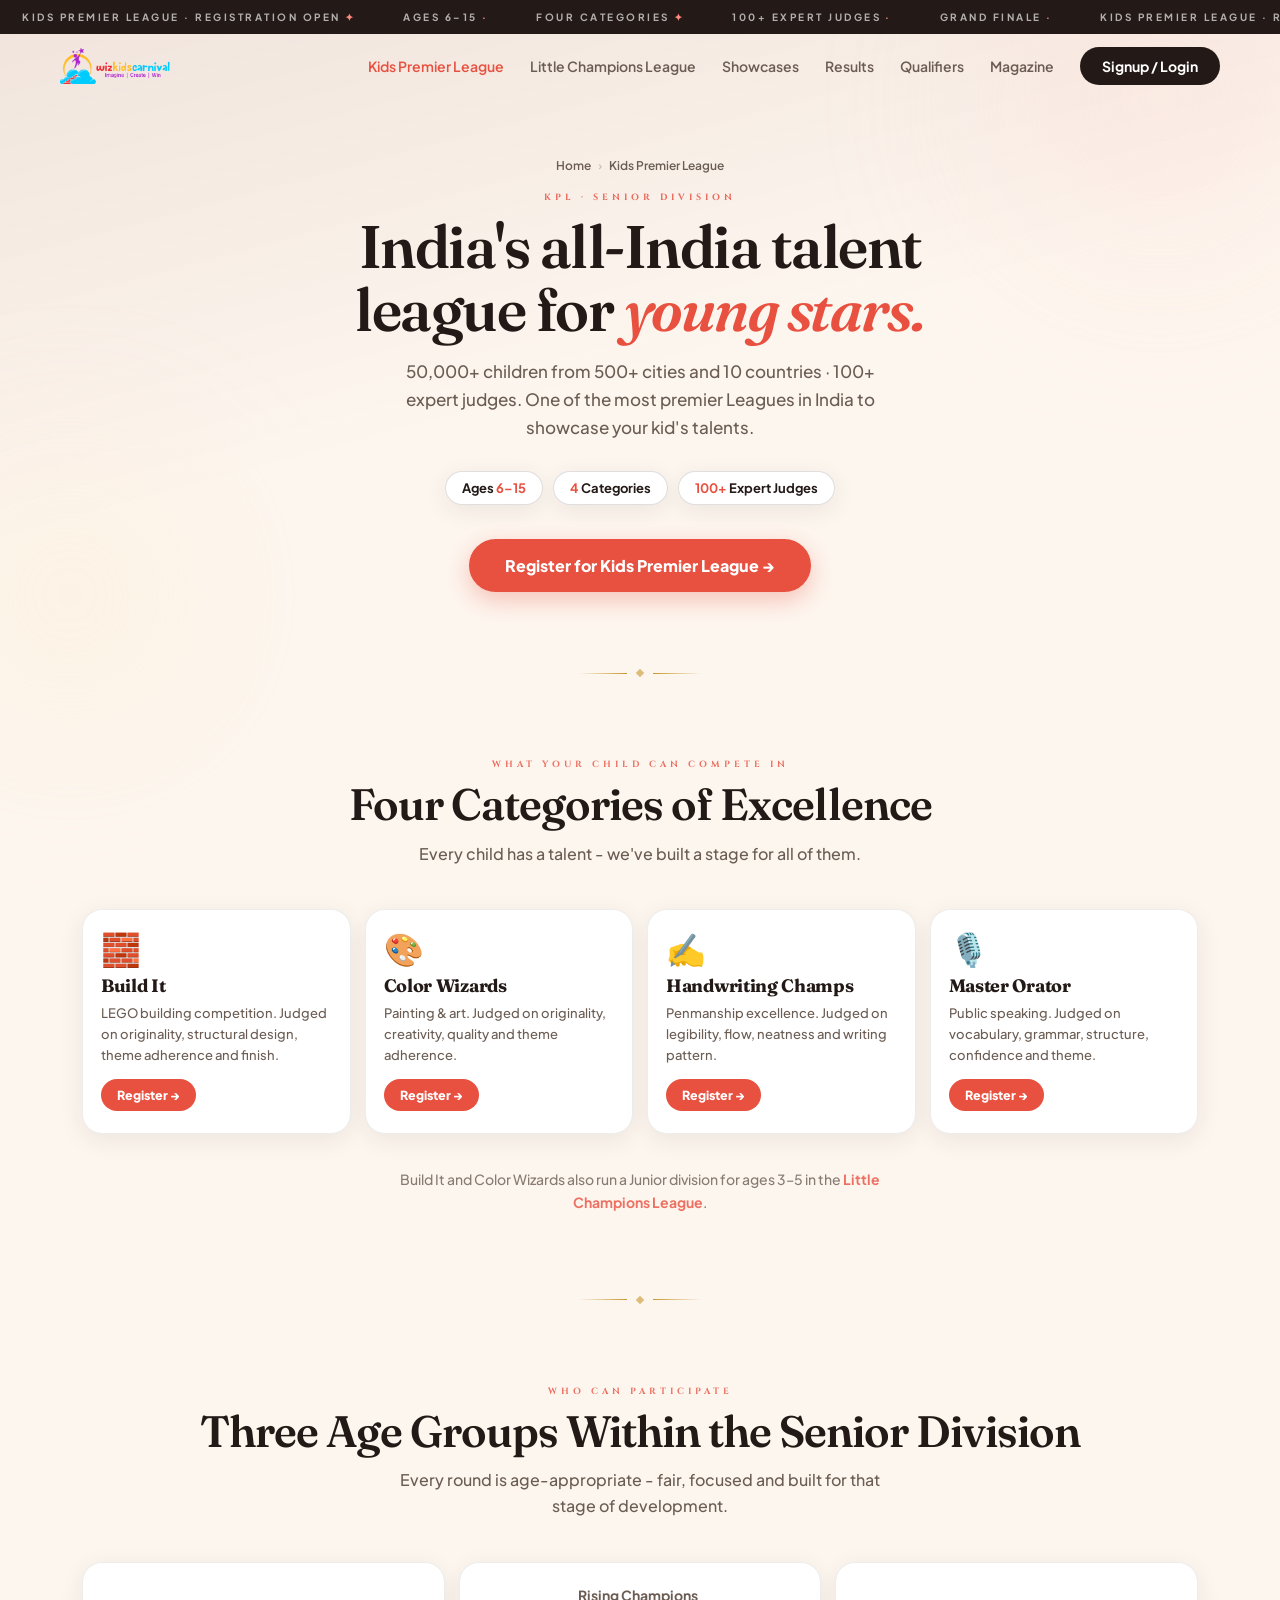
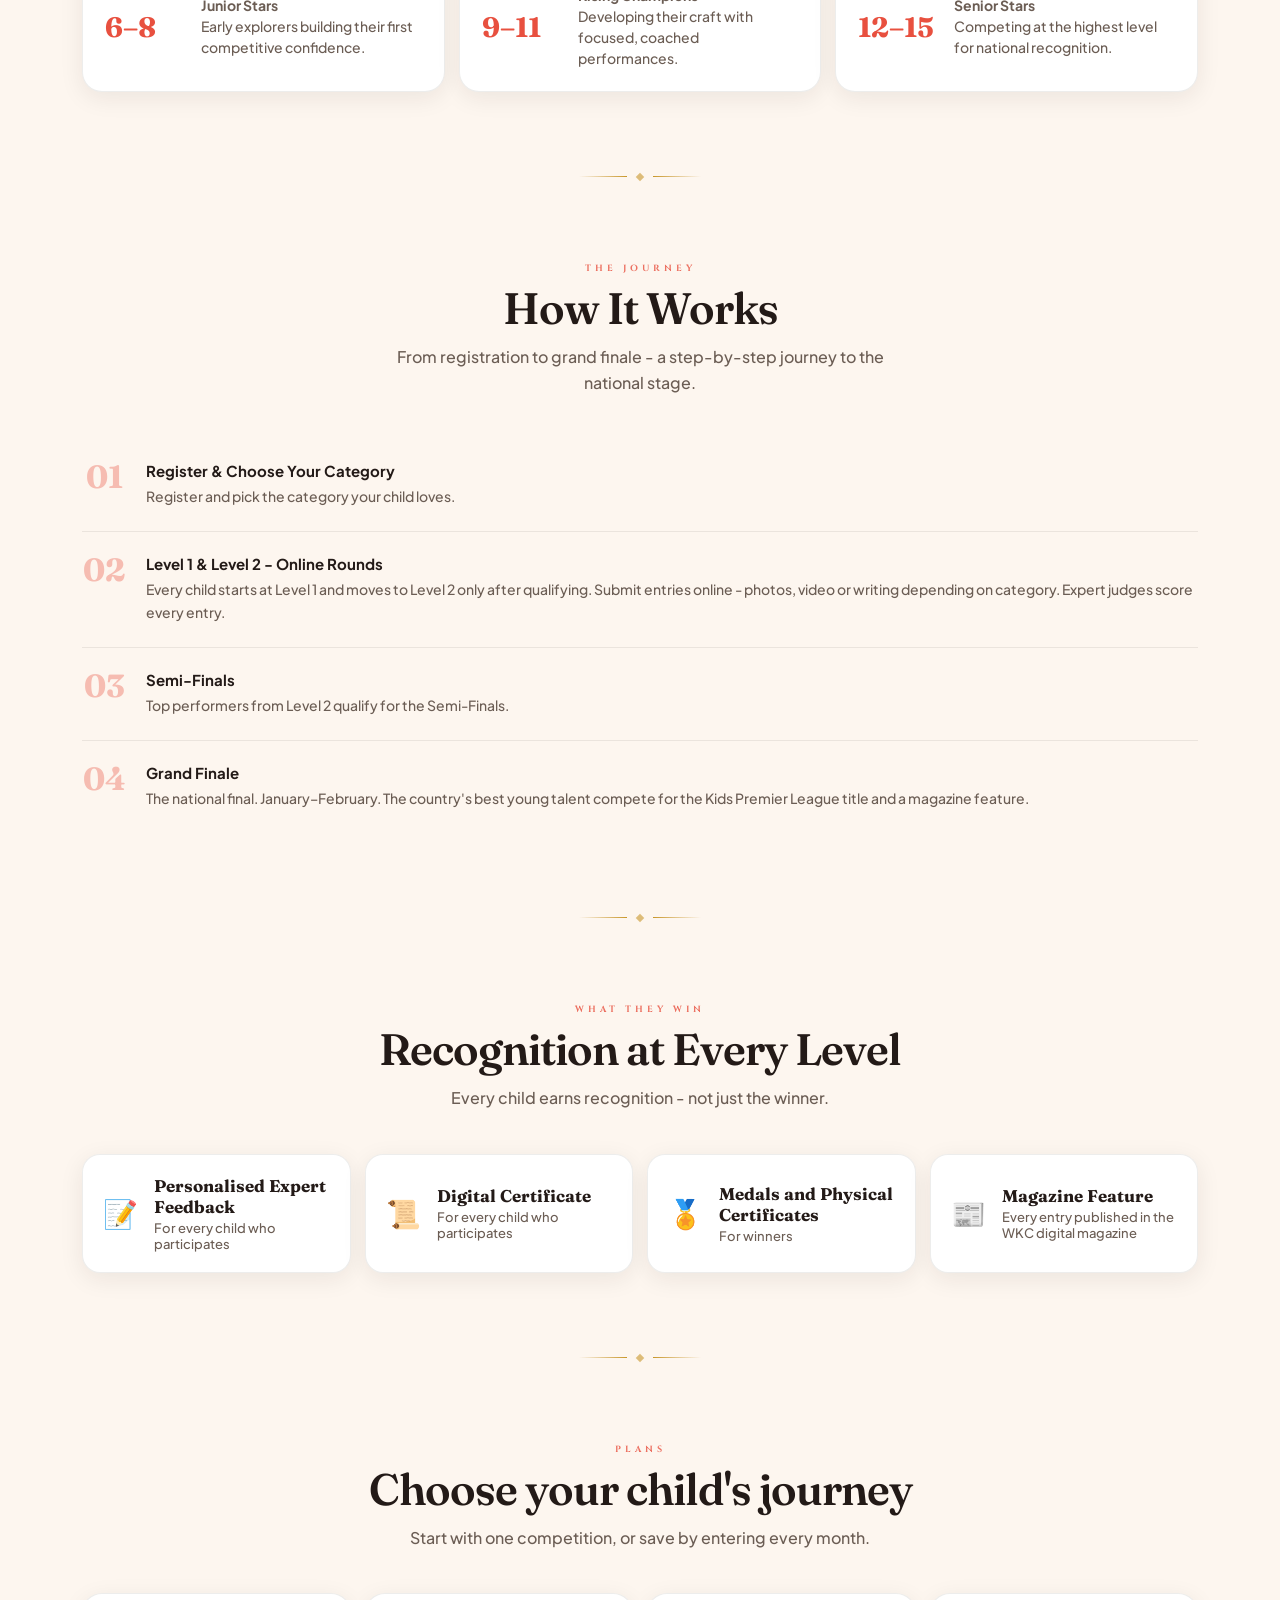
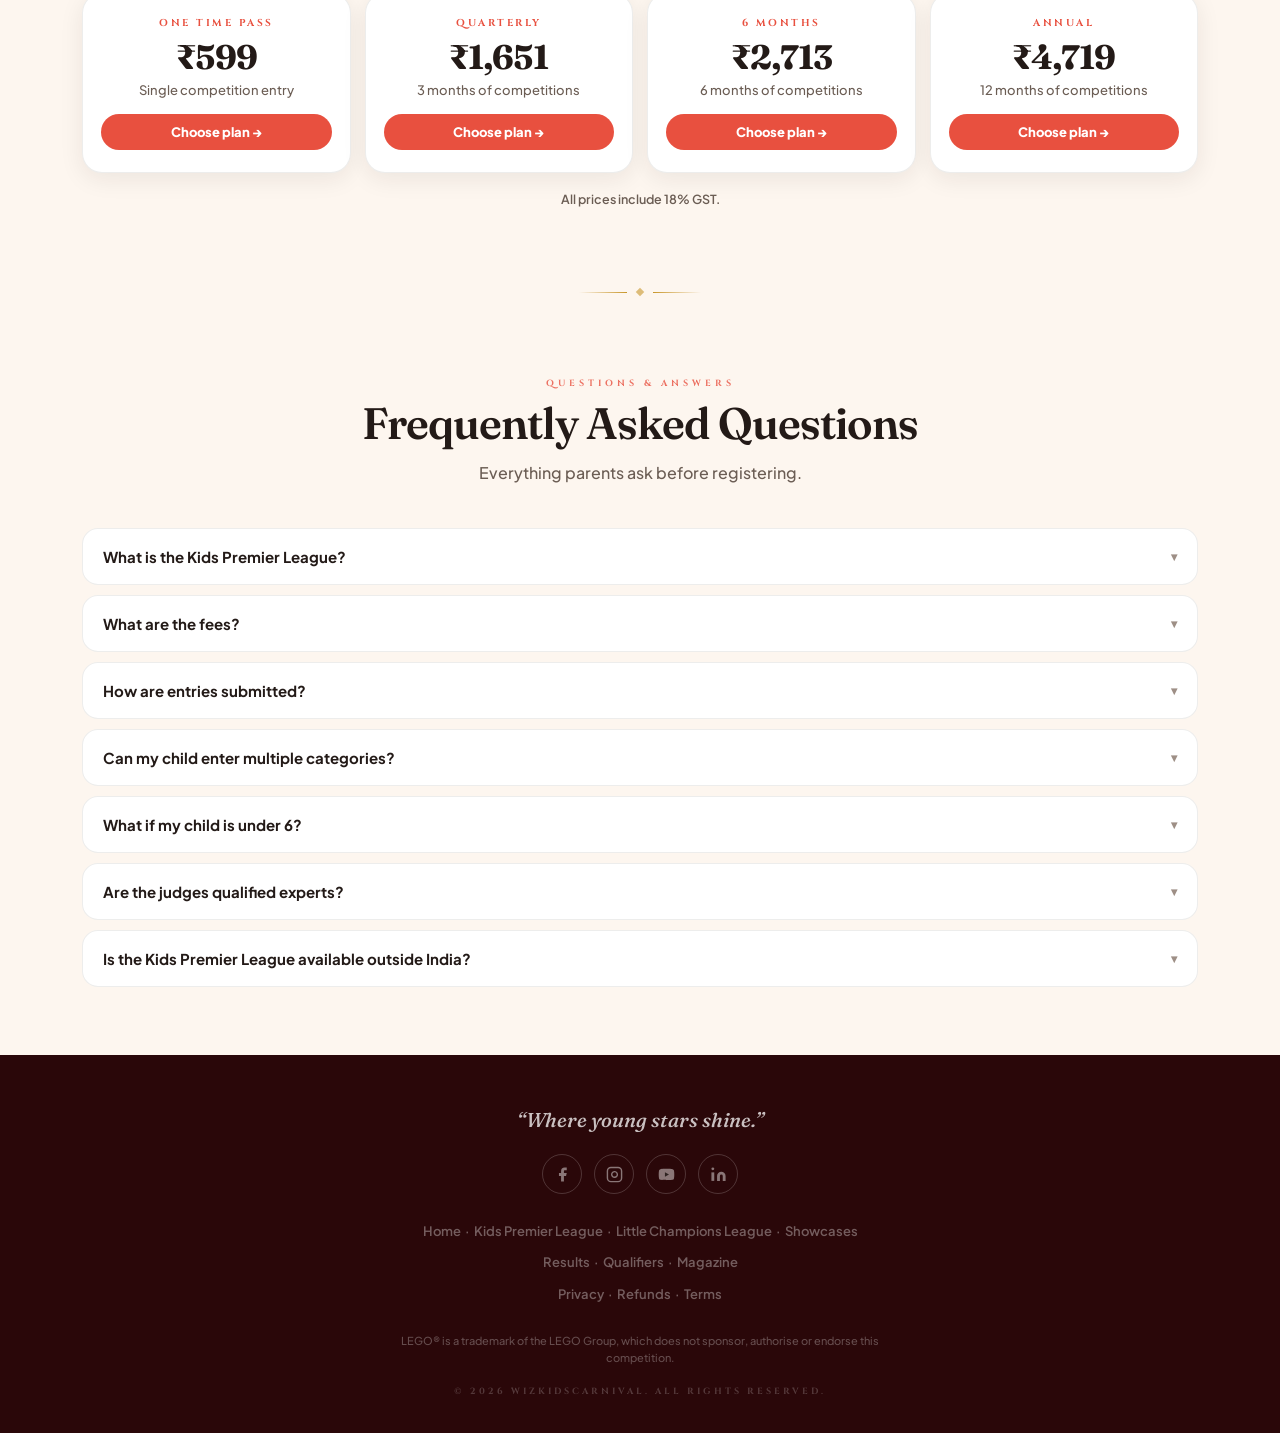
<file: kpl/index.html>
<!DOCTYPE html>
<html lang="en" data-program="kpl">
<head>
<!-- Google tag (gtag.js) -->
<script async src="https://www.googletagmanager.com/gtag/js?id=G-ZNTHNZS9GH"></script>
<script>
  window.dataLayer = window.dataLayer || [];
  function gtag(){dataLayer.push(arguments);}
  gtag('js', new Date());

  gtag('config', 'G-ZNTHNZS9GH');
</script>
<meta charset="UTF-8">
<meta name="viewport" content="width=device-width,initial-scale=1">
<title>Kids Premier League (KPL) | WizKidsCarnival</title>
<meta name="description" content="Kids Premier League (KPL) - India's all-India talent league for kids aged 6-15. Four categories: Build It, Color Wizards, Handwriting Champs and Master Orator. 100+ expert judges." />
<meta name="keywords" content="Kids Premier League KPL, kids talent competition India, LEGO building competition kids, handwriting competition India, public speaking kids India, WizKidsCarnival KPL" />
<link rel="canonical" href="https://www.wizkidscarnival.com/kpl/" />
<link rel="icon" type="image/png" href="../logos/wkc-icon.png">
<link rel="apple-touch-icon" href="../logos/wkc-icon.png">
<meta property="og:type" content="website" />
<meta property="og:url" content="https://www.wizkidscarnival.com/kpl/" />
<meta property="og:title" content="Kids Premier League (KPL) | WizKidsCarnival" />
<meta property="og:description" content="India's flagship all-India talent league for kids aged 6-15. Four categories · 100+ judges." />
<meta property="og:image" content="https://www.wizkidscarnival.com/assets/og-kpl.jpg" />
<meta property="og:site_name" content="WizKidsCarnival" />
<meta name="twitter:card" content="summary_large_image" />
<meta name="twitter:title" content="Kids Premier League (KPL) | WizKidsCarnival" />
<meta name="twitter:description" content="India's flagship all-India talent league for kids aged 6-15. Four categories · 100+ judges." />
<meta name="twitter:image" content="https://www.wizkidscarnival.com/assets/og-kpl.jpg" />
<script type="application/ld+json">{
  "@context":"https://schema.org",
  "@type":"EventSeries",
  "name":"Kids Premier League (KPL)",
  "description":"India's all-India talent league for children aged 6-15. Four categories: Build It, Color Wizards, Handwriting Champs and Master Orator.",
  "organizer":{"@type":"Organization","name":"WizKidsCarnival","url":"https://www.wizkidscarnival.com"},
  "audience":{"@type":"EducationalAudience","educationalRole":"student"},
  "breadcrumb":{"@type":"BreadcrumbList","itemListElement":[
    {"@type":"ListItem","position":1,"name":"Home","item":"https://www.wizkidscarnival.com"},
    {"@type":"ListItem","position":2,"name":"Kids Premier League","item":"https://www.wizkidscarnival.com/kpl/"}
  ]}
}</script>
<link rel="preconnect" href="https://fonts.googleapis.com">
<link rel="preconnect" href="https://fonts.gstatic.com" crossorigin>
<link href="https://fonts.googleapis.com/css2?family=Fraunces:ital,opsz,wght@0,9..144,400;0,9..144,600;0,9..144,700;1,9..144,500;1,9..144,600&family=Plus+Jakarta+Sans:wght@400;500;600;700;800&family=Cinzel:wght@700&display=swap" rel="stylesheet">
<link rel="stylesheet" href="../assets/wkc.css?v=2026-11-21f">
<style>
/* ── kpl-only: pricing card + rewards ── */
.blob-1{width:480px;height:480px;background:radial-gradient(circle,#ffd6cf,transparent 70%);top:-140px;right:-120px}
.blob-2{width:380px;height:380px;background:radial-gradient(circle,#fde8c0,transparent 70%);bottom:20%;left:-120px}

.pricing-card{background:linear-gradient(160deg,rgba(90,15,5,0.06),rgba(200,150,42,0.04));border:1px solid var(--line-2);border-radius:24px;padding:34px 28px;text-align:center;position:relative;overflow:hidden}
.pricing-card::before{content:'';position:absolute;top:0;left:0;right:0;height:3px;background:linear-gradient(90deg,transparent,var(--accent),transparent)}
.pr-lbl{font-family:'Cinzel',serif;font-size:9px;font-weight:700;letter-spacing:3px;text-transform:uppercase;color:var(--accent);opacity:.7;margin-bottom:12px}
.pr-price{font-family:'Fraunces',serif;font-size:52px;font-weight:700;color:var(--ink);letter-spacing:-2px;line-height:1}
.pr-sub{font-size:14px;color:var(--ink-soft);margin:6px 0 20px;font-weight:500}
.pr-items{display:flex;flex-direction:column;gap:10px;text-align:left;margin-bottom:26px}
.pr-item{display:flex;align-items:flex-start;gap:10px;font-size:14px;font-weight:500;color:var(--ink-soft)}
.pr-bullet{color:var(--teal);font-size:10px;margin-top:2px;flex-shrink:0}

.rewards-list{display:flex;flex-direction:column;gap:14px}
.reward{background:var(--card);border:1px solid var(--line);border-radius:18px;padding:20px;box-shadow:var(--shadow);display:flex;align-items:center;gap:16px;transition:transform .2s}
.reward:hover{transform:translateX(4px)}
.reward-icon{font-size:28px;flex-shrink:0}
.reward-title{font-family:'Fraunces',serif;font-size:17px;font-weight:700;color:var(--ink);margin-bottom:3px}
.reward-sub{font-size:13px;color:var(--ink-soft);font-weight:500}

@media(min-width:700px){
  .rewards-list{flex-direction:row;flex-wrap:wrap}
  .reward{flex:1;min-width:200px}
}
</style>
</head>
<body>

<div class="blob blob-1" aria-hidden="true"></div>
<div class="blob blob-2" aria-hidden="true"></div>

<!-- Ticker -->
<div class="ticker" aria-hidden="true">
  <div class="ttrack" id="ttrack">
    <span class="ti">Kids Premier League &#x00B7; Registration Open<span class="dot">&#x2726;</span></span>
    <span class="ti">Ages 6–15<span class="dot">&#x00B7;</span></span>
    <span class="ti">Four Categories<span class="dot">&#x2726;</span></span>
    <span class="ti">100+ Expert Judges<span class="dot">&#x00B7;</span></span>
    <span class="ti">Grand Finale<span class="dot">&#x00B7;</span></span>
  </div>
</div>

<!-- Nav overlay -->
<div class="nav-overlay" id="navOverlay" role="dialog" aria-modal="true" aria-label="Navigation menu">
  <button class="nav-close" id="navClose">&#x2715; Close</button>
  <nav class="nav-links">
    <a href="../kpl/" class="ol">Kids Premier League</a>
    <a href="../lcl/" class="ol">Little Champions League</a>
    <a href="https://showcases.wizkidscarnival.com/" class="ol">Showcases</a>
    <a href="../results/" class="ol">Results</a>
    <a href="../qualifiers/" class="ol">Qualifiers</a>
    <a href="../magazines/" class="ol">Magazine</a>
    <a href="https://app.wizkidscarnival.com/authentication?utm_source=main-site&utm_medium=nav-overlay&utm_campaign=kpl" class="ol nav-apply">Signup / Login</a>
  </nav>
</div>

<header class="nav" id="nav">
  <div class="nav-inner">
    <a href="../" class="nav-logo" data-nav="logo"><img src="../logos/wkc-logo.png" alt="WizKidsCarnival" height="36"></a>
    <nav class="nav-desk" aria-label="Primary navigation">
      <a href="../kpl/" class="active" data-nav="kpl">Kids Premier League</a>
      <a href="../lcl/" data-nav="lcl">Little Champions League</a>
      <a href="https://showcases.wizkidscarnival.com/" data-nav="showcases">Showcases</a>
      <a href="../results/" data-nav="results">Results</a>
      <a href="../qualifiers/" data-nav="qualifiers">Qualifiers</a>
      <a href="../magazines/" data-nav="magazine">Magazine</a>
      <a href="https://app.wizkidscarnival.com/authentication?utm_source=main-site&utm_medium=nav&utm_campaign=kpl" class="nav-cta" data-nav="register">Signup / Login</a>
    </nav>
    <button class="nav-ham" id="navHam" aria-label="Open menu" aria-expanded="false"><span></span><span></span><span></span></button>
  </div>
</header>

<!-- Hero -->
<header class="page-hero">
  <div class="hero-inner">
    <nav class="breadcrumb" aria-label="Breadcrumb">
      <a href="../">Home</a><span class="bc-sep">&#x203A;</span><span>Kids Premier League</span>
    </nav>
    <div class="page-tag">KPL &#x00B7; Senior Division</div>
    <h1>India's all-India talent league for <em>young stars.</em></h1>
    <p class="sub">50,000+ children from 500+ cities and 10 countries · 100+ expert judges. One of the most premier Leagues in India to showcase your kid's talents.</p>
    <div class="hero-chips">
      <span class="hchip">Ages <b>6–15</b></span>
      <span class="hchip"><b>4</b> Categories</span>
      <span class="hchip"><b>100+</b> Expert Judges</span>
    </div>
    <a href="https://app.wizkidscarnival.com/talent-pass/membership?utm_source=main-site&utm_medium=hero&utm_campaign=kpl" class="btn-hero-cta" data-track="kpl-hero-cta">Register for Kids Premier League &#x2192;</a>
  </div>
</header>

<div class="divider"><div class="dl"></div><div class="dg"></div><div class="dl r"></div></div>

<!-- Categories -->
<section class="section" aria-labelledby="cat-ttl" data-section="categories">
  <div class="sec-lbl">What Your Child Can Compete In</div>
  <h2 class="sec-ttl" id="cat-ttl">Four Categories of Excellence</h2>
  <p class="sec-sub">Every child has a talent - we've built a stage for all of them.</p>
  <div class="cat-grid">
    <div class="cat-card">
      <span class="cat-icon" aria-hidden="true">&#x1F9F1;</span>
      <div class="cat-name">Build It</div>
      <div class="cat-desc">LEGO building competition. Judged on originality, structural design, theme adherence and finish.</div>
      <a class="cat-cta" href="https://app.wizkidscarnival.com/talent-pass/build-it?utm_source=main-site&utm_medium=category&utm_campaign=kpl" data-track="kpl-cat-build-it">Register &#x2192;</a>
    </div>
    <div class="cat-card">
      <span class="cat-icon" aria-hidden="true">&#x1F3A8;</span>
      <div class="cat-name">Color Wizards</div>
      <div class="cat-desc">Painting &amp; art. Judged on originality, creativity, quality and theme adherence.</div>
      <a class="cat-cta" href="https://app.wizkidscarnival.com/talent-pass/color-wizards?utm_source=main-site&utm_medium=category&utm_campaign=kpl" data-track="kpl-cat-color-wizards">Register &#x2192;</a>
    </div>
    <div class="cat-card">
      <span class="cat-icon" aria-hidden="true">&#x270D;&#xFE0F;</span>
      <div class="cat-name">Handwriting Champs</div>
      <div class="cat-desc">Penmanship excellence. Judged on legibility, flow, neatness and writing pattern.</div>
      <a class="cat-cta" href="https://app.wizkidscarnival.com/talent-pass/handwriting-champs?utm_source=main-site&utm_medium=category&utm_campaign=kpl" data-track="kpl-cat-handwriting-champs">Register &#x2192;</a>
    </div>
    <div class="cat-card">
      <span class="cat-icon" aria-hidden="true">&#x1F399;&#xFE0F;</span>
      <div class="cat-name">Master Orator</div>
      <div class="cat-desc">Public speaking. Judged on vocabulary, grammar, structure, confidence and theme.</div>
      <a class="cat-cta" href="https://app.wizkidscarnival.com/talent-pass/master-orator?utm_source=main-site&utm_medium=category&utm_campaign=kpl" data-track="kpl-cat-master-orator">Register &#x2192;</a>
    </div>
  </div>
  <p class="sec-sub" style="margin-top:34px;margin-bottom:0;font-size:14px;opacity:.8">Build It and Color Wizards also run a Junior division for ages 3–5 in the <a href="../lcl/">Little Champions League</a>.</p>
</section>

<div class="divider"><div class="dl"></div><div class="dg"></div><div class="dl r"></div></div>

<!-- Age Groups -->
<section class="section" aria-labelledby="age-ttl">
  <div class="sec-lbl">Who Can Participate</div>
  <h2 class="sec-ttl" id="age-ttl">Three Age Groups Within the Senior Division</h2>
  <p class="sec-sub">Every round is age-appropriate - fair, focused and built for that stage of development.</p>
  <div class="age-row">
    <div class="age-band">
      <div class="age-num">6–8</div>
      <div class="age-desc"><strong>Junior Stars</strong><br>Early explorers building their first competitive confidence.</div>
    </div>
    <div class="age-band">
      <div class="age-num">9–11</div>
      <div class="age-desc"><strong>Rising Champions</strong><br>Developing their craft with focused, coached performances.</div>
    </div>
    <div class="age-band">
      <div class="age-num">12–15</div>
      <div class="age-desc"><strong>Senior Stars</strong><br>Competing at the highest level for national recognition.</div>
    </div>
  </div>
</section>

<div class="divider"><div class="dl"></div><div class="dg"></div><div class="dl r"></div></div>

<!-- How It Works -->
<section class="section" aria-labelledby="hiw-ttl">
  <div class="sec-lbl">The Journey</div>
  <h2 class="sec-ttl" id="hiw-ttl">How It Works</h2>
  <p class="sec-sub">From registration to grand finale - a step-by-step journey to the national stage.</p>
  <div class="steps">
    <div class="step">
      <div class="step-n">01</div>
      <div>
        <div class="step-title">Register &amp; Choose Your Category</div>
        <p class="step-sub">Register and pick the category your child loves.</p>
      </div>
    </div>
    <div class="step">
      <div class="step-n">02</div>
      <div>
        <div class="step-title">Level 1 &amp; Level 2 - Online Rounds</div>
        <p class="step-sub">Every child starts at Level 1 and moves to Level 2 only after qualifying. Submit entries online - photos, video or writing depending on category. Expert judges score every entry.</p>
      </div>
    </div>
    <div class="step">
      <div class="step-n">03</div>
      <div>
        <div class="step-title">Semi-Finals</div>
        <p class="step-sub">Top performers from Level 2 qualify for the Semi-Finals.</p>
      </div>
    </div>
    <div class="step">
      <div class="step-n">04</div>
      <div>
        <div class="step-title">Grand Finale</div>
        <p class="step-sub">The national final. January–February. The country's best young talent compete for the Kids Premier League title and a magazine feature.</p>
      </div>
    </div>
  </div>
</section>

<div class="divider"><div class="dl"></div><div class="dg"></div><div class="dl r"></div></div>

<!-- Rewards -->
<section class="section" aria-labelledby="rw-ttl">
  <div class="sec-lbl">What They Win</div>
  <h2 class="sec-ttl" id="rw-ttl">Recognition at Every Level</h2>
  <p class="sec-sub">Every child earns recognition - not just the winner.</p>
  <div class="rewards-list">
    <div class="reward">
      <div class="reward-icon" aria-hidden="true">&#x1F4DD;</div>
      <div><div class="reward-title">Personalised Expert Feedback</div><div class="reward-sub">For every child who participates</div></div>
    </div>
    <div class="reward">
      <div class="reward-icon" aria-hidden="true">&#x1F4DC;</div>
      <div><div class="reward-title">Digital Certificate</div><div class="reward-sub">For every child who participates</div></div>
    </div>
    <div class="reward">
      <div class="reward-icon" aria-hidden="true">&#x1F3C5;</div>
      <div><div class="reward-title">Medals and Physical Certificates</div><div class="reward-sub">For winners</div></div>
    </div>
    <div class="reward">
      <div class="reward-icon" aria-hidden="true">&#x1F4F0;</div>
      <div><div class="reward-title">Magazine Feature</div><div class="reward-sub">Every entry published in the WKC digital magazine</div></div>
    </div>
  </div>
</section>

<div class="divider"><div class="dl"></div><div class="dg"></div><div class="dl r"></div></div>

<!-- Plans -->
<section class="section" aria-labelledby="plans-ttl" data-section="plans">
  <div class="sec-lbl">Plans</div>
  <h2 class="sec-ttl" id="plans-ttl">Choose your child's journey</h2>
  <p class="sec-sub">Start with one competition, or save by entering every month.</p>
  <div class="plans">
    <div class="plan">
      <div class="plan-name">One Time Pass</div>
      <div class="plan-price">₹599</div>
      <div class="plan-desc">Single competition entry</div>
      <a class="plan-cta" href="https://app.wizkidscarnival.com/talent-pass/membership?utm_source=main-site&utm_medium=plans&utm_campaign=kpl" data-track="kpl-plan-one-time-pass">Choose plan &#x2192;</a>
    </div>
    <div class="plan">
      <div class="plan-name">Quarterly</div>
      <div class="plan-price">₹1,651</div>
      <div class="plan-desc">3 months of competitions</div>
      <a class="plan-cta" href="https://app.wizkidscarnival.com/talent-pass/membership?utm_source=main-site&utm_medium=plans&utm_campaign=kpl" data-track="kpl-plan-quarterly">Choose plan &#x2192;</a>
    </div>
    <div class="plan">
      <div class="plan-name">6 Months</div>
      <div class="plan-price">₹2,713</div>
      <div class="plan-desc">6 months of competitions</div>
      <a class="plan-cta" href="https://app.wizkidscarnival.com/talent-pass/membership?utm_source=main-site&utm_medium=plans&utm_campaign=kpl" data-track="kpl-plan-6-months">Choose plan &#x2192;</a>
    </div>
    <div class="plan">
      <div class="plan-name">Annual</div>
      <div class="plan-price">₹4,719</div>
      <div class="plan-desc">12 months of competitions</div>
      <a class="plan-cta" href="https://app.wizkidscarnival.com/talent-pass/membership?utm_source=main-site&utm_medium=plans&utm_campaign=kpl" data-track="kpl-plan-annual">Choose plan &#x2192;</a>
    </div>
  </div>
  <p class="plans-note">All prices include 18% GST.</p>
</section>

<div class="divider"><div class="dl"></div><div class="dg"></div><div class="dl r"></div></div>

<!-- FAQ -->
<section class="section" aria-labelledby="faq-ttl">
  <div class="sec-lbl">Questions &amp; Answers</div>
  <h2 class="sec-ttl" id="faq-ttl">Frequently Asked Questions</h2>
  <p class="sec-sub">Everything parents ask before registering.</p>
  <div class="faq-list" id="faqList">
    <div class="faq-item">
      <button class="faq-q" aria-expanded="false">What is the Kids Premier League?<span class="arr">&#x25BE;</span></button>
      <div class="faq-a-wrap"><div class="faq-a">The All India Kids Premier League (KPL) is a national competition for children run by WizKidsCarnival. Over five seasons since 2023, more than 50,000 children from 500+ cities and 10 countries have competed in KPL.</div></div>
    </div>
    <div class="faq-item">
      <button class="faq-q" aria-expanded="false">What are the fees?<span class="arr">&#x25BE;</span></button>
      <div class="faq-a-wrap"><div class="faq-a">Fees start at ₹599 incl. GST for a single competition. We also have quarterly, semi-annual and annual plans that parents love as they can see their child progress every month.</div></div>
    </div>
    <div class="faq-item">
      <button class="faq-q" aria-expanded="false">How are entries submitted?<span class="arr">&#x25BE;</span></button>
      <div class="faq-a-wrap"><div class="faq-a">Entries are submitted online - video for Master Orator, and photographs or scans for Build It, Color Wizards and Handwriting Champs. Full instructions are provided after registration.</div></div>
    </div>
    <div class="faq-item">
      <button class="faq-q" aria-expanded="false">Can my child enter multiple categories?<span class="arr">&#x25BE;</span></button>
      <div class="faq-a-wrap"><div class="faq-a">Yes! Children can enter as many categories as they like.</div></div>
    </div>
    <div class="faq-item">
      <button class="faq-q" aria-expanded="false">What if my child is under 6?<span class="arr">&#x25BE;</span></button>
      <div class="faq-a-wrap"><div class="faq-a">Children aged 3 to 5 can enter the <a href="../lcl/">Little Champions League</a>.</div></div>
    </div>
    <div class="faq-item">
      <button class="faq-q" aria-expanded="false">Are the judges qualified experts?<span class="arr">&#x25BE;</span></button>
      <div class="faq-a-wrap"><div class="faq-a">Yes - all 100+ judges are domain experts: professional artists, educators, public speaking coaches and design specialists. Each submission receives written individual feedback.</div></div>
    </div>
    <div class="faq-item">
      <button class="faq-q" aria-expanded="false">Is the Kids Premier League available outside India?<span class="arr">&#x25BE;</span></button>
      <div class="faq-a-wrap"><div class="faq-a">Online rounds are open to children across all 10 countries where WKC operates. Physical semi-finals and finals are held in India.</div></div>
    </div>
  </div>
</section>

<footer class="footer">
  <p class="ftag">&#x201C;Where young stars shine.&#x201D;</p>
  <nav class="fsoc" aria-label="Social media">
    <a href="https://facebook.com/wizkidscarnival" aria-label="Facebook" rel="noopener noreferrer">
      <svg viewBox="0 0 24 24" aria-hidden="true"><path d="M18 2h-3a5 5 0 0 0-5 5v3H7v4h3v8h4v-8h3l1-4h-4V7a1 1 0 0 1 1-1h3z"/></svg>
    </a>
    <a href="https://instagram.com/wizkidscarnival" aria-label="Instagram" rel="noopener noreferrer" class="ig">
      <svg viewBox="0 0 24 24" aria-hidden="true"><rect x="2" y="2" width="20" height="20" rx="5" ry="5"/><path d="M16 11.37A4 4 0 1 1 12.63 8 4 4 0 0 1 16 11.37z"/><line x1="17.5" y1="6.5" x2="17.51" y2="6.5"/></svg>
    </a>
    <a href="https://youtube.com/@wizkidscarnival" aria-label="YouTube" rel="noopener noreferrer">
      <svg viewBox="0 0 24 24" aria-hidden="true"><path d="M22.54 6.42a2.78 2.78 0 0 0-1.95-1.96C18.88 4 12 4 12 4s-6.88 0-8.59.46a2.78 2.78 0 0 0-1.95 1.96A29 29 0 0 0 1 12a29 29 0 0 0 .46 5.58 2.78 2.78 0 0 0 1.95 1.95C5.12 20 12 20 12 20s6.88 0 8.59-.47a2.78 2.78 0 0 0 1.95-1.95A29 29 0 0 0 23 12a29 29 0 0 0-.46-5.58z"/><polygon points="9.75 15.02 15.5 12 9.75 8.98 9.75 15.02" style="fill:rgba(35,26,23,0.9)"/></svg>
    </a>
    <a href="https://linkedin.com/company/wizkidscarnival" aria-label="LinkedIn" rel="noopener noreferrer">
      <svg viewBox="0 0 24 24" aria-hidden="true"><path d="M16 8a6 6 0 0 1 6 6v7h-4v-7a2 2 0 0 0-2-2 2 2 0 0 0-2 2v7h-4v-7a6 6 0 0 1 6-6z"/><rect x="2" y="9" width="4" height="12"/><circle cx="4" cy="4" r="2"/></svg>
    </a>
  </nav>
  <nav class="flinks" aria-label="Footer navigation">
    <a href="../">Home</a> &nbsp;&#x00B7;&nbsp;
    <a href="../kpl/">Kids Premier League</a> &nbsp;&#x00B7;&nbsp;
    <a href="../lcl/">Little Champions League</a> &nbsp;&#x00B7;&nbsp;
    <a href="https://showcases.wizkidscarnival.com/">Showcases</a><br>
    <a href="../results/">Results</a> &nbsp;&#x00B7;&nbsp;
    <a href="../qualifiers/">Qualifiers</a> &nbsp;&#x00B7;&nbsp;
    <a href="../magazines/">Magazine</a><br>
    <a href="../privacy-policy/">Privacy</a> &nbsp;&#x00B7;&nbsp;
    <a href="../refund-and-cancellations/">Refunds</a> &nbsp;&#x00B7;&nbsp;
    <a href="../terms-and-conditions/">Terms</a>
  </nav>
  <p class="fdisc">LEGO&reg; is a trademark of the LEGO Group, which does not sponsor, authorise or endorse this competition.</p>
  <div class="fwkc">&#x00A9; 2026 WizKidsCarnival. All rights reserved.</div>
</footer>


<script>window.WKC = { page: 'kpl', program: 'kpl' };</script>
<script src="../assets/wkc.js?v=2026-11-21b"></script>
</body>
</html>
</file>
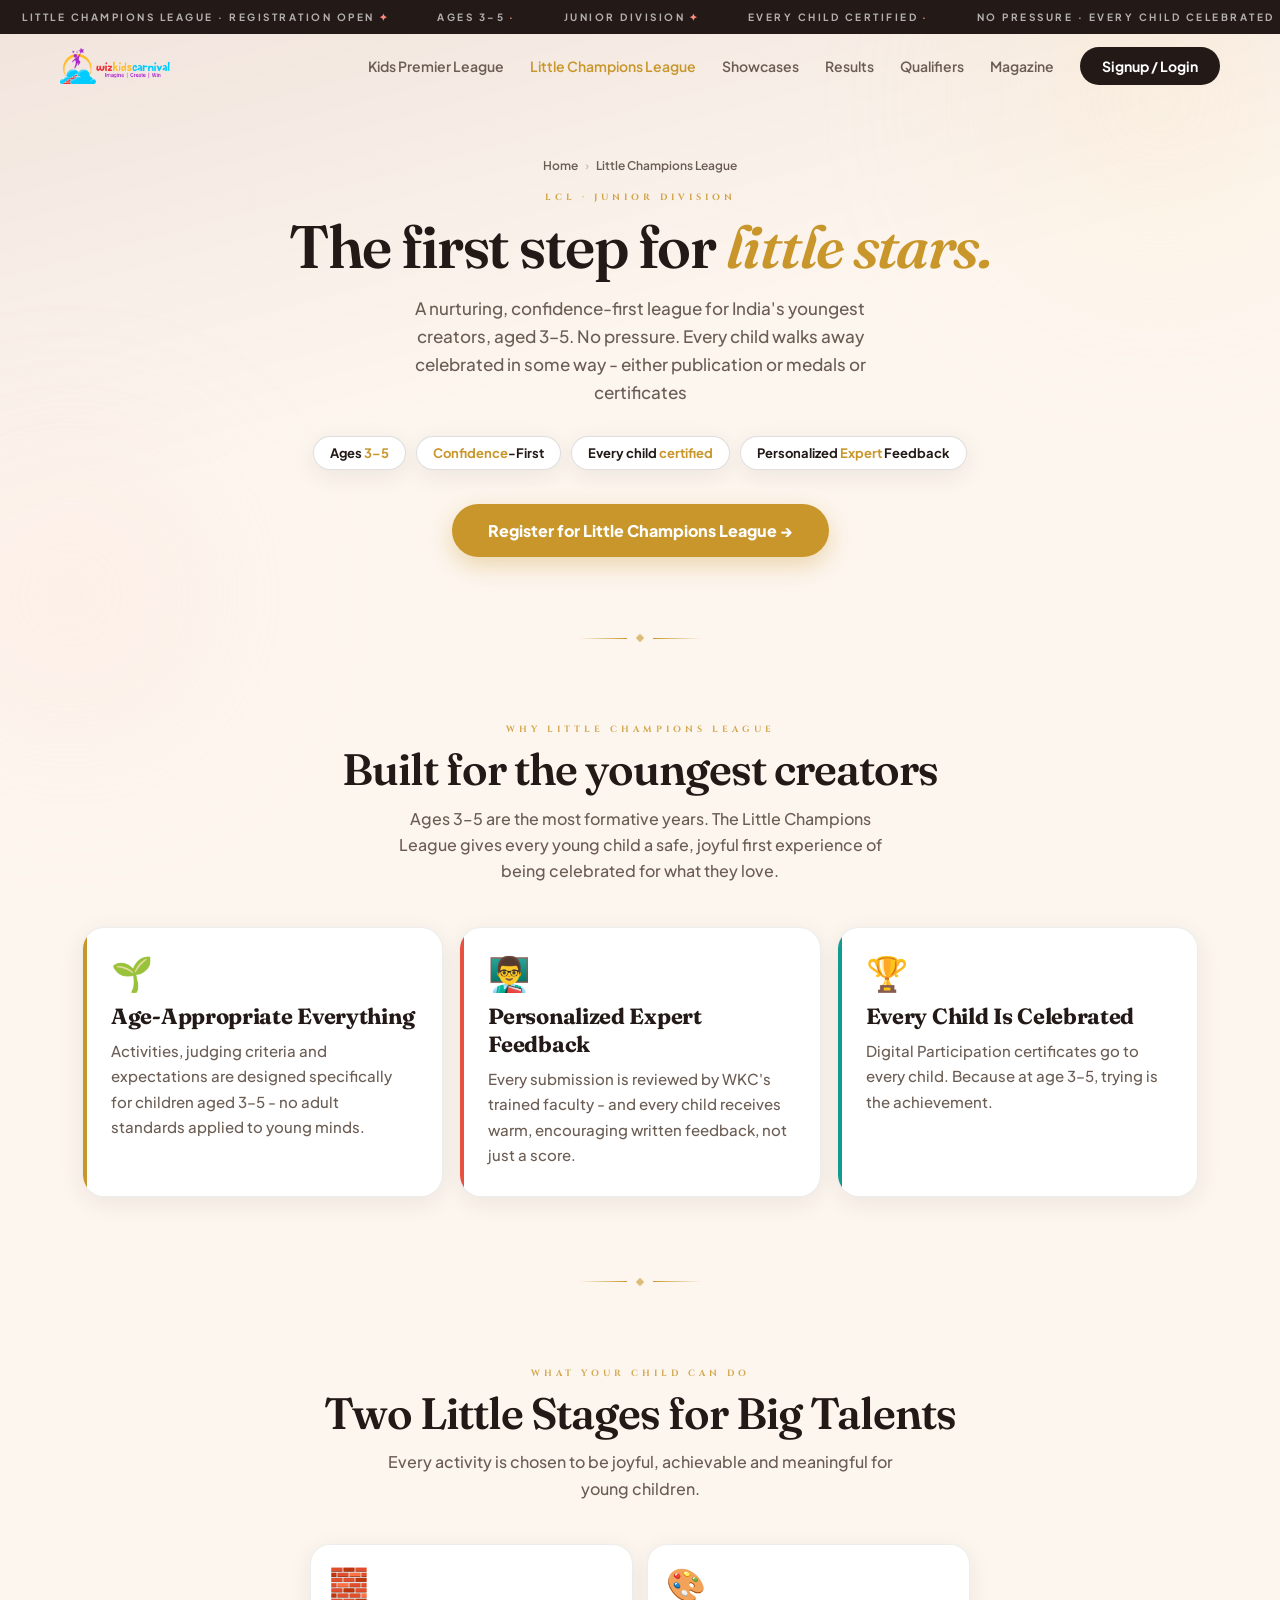
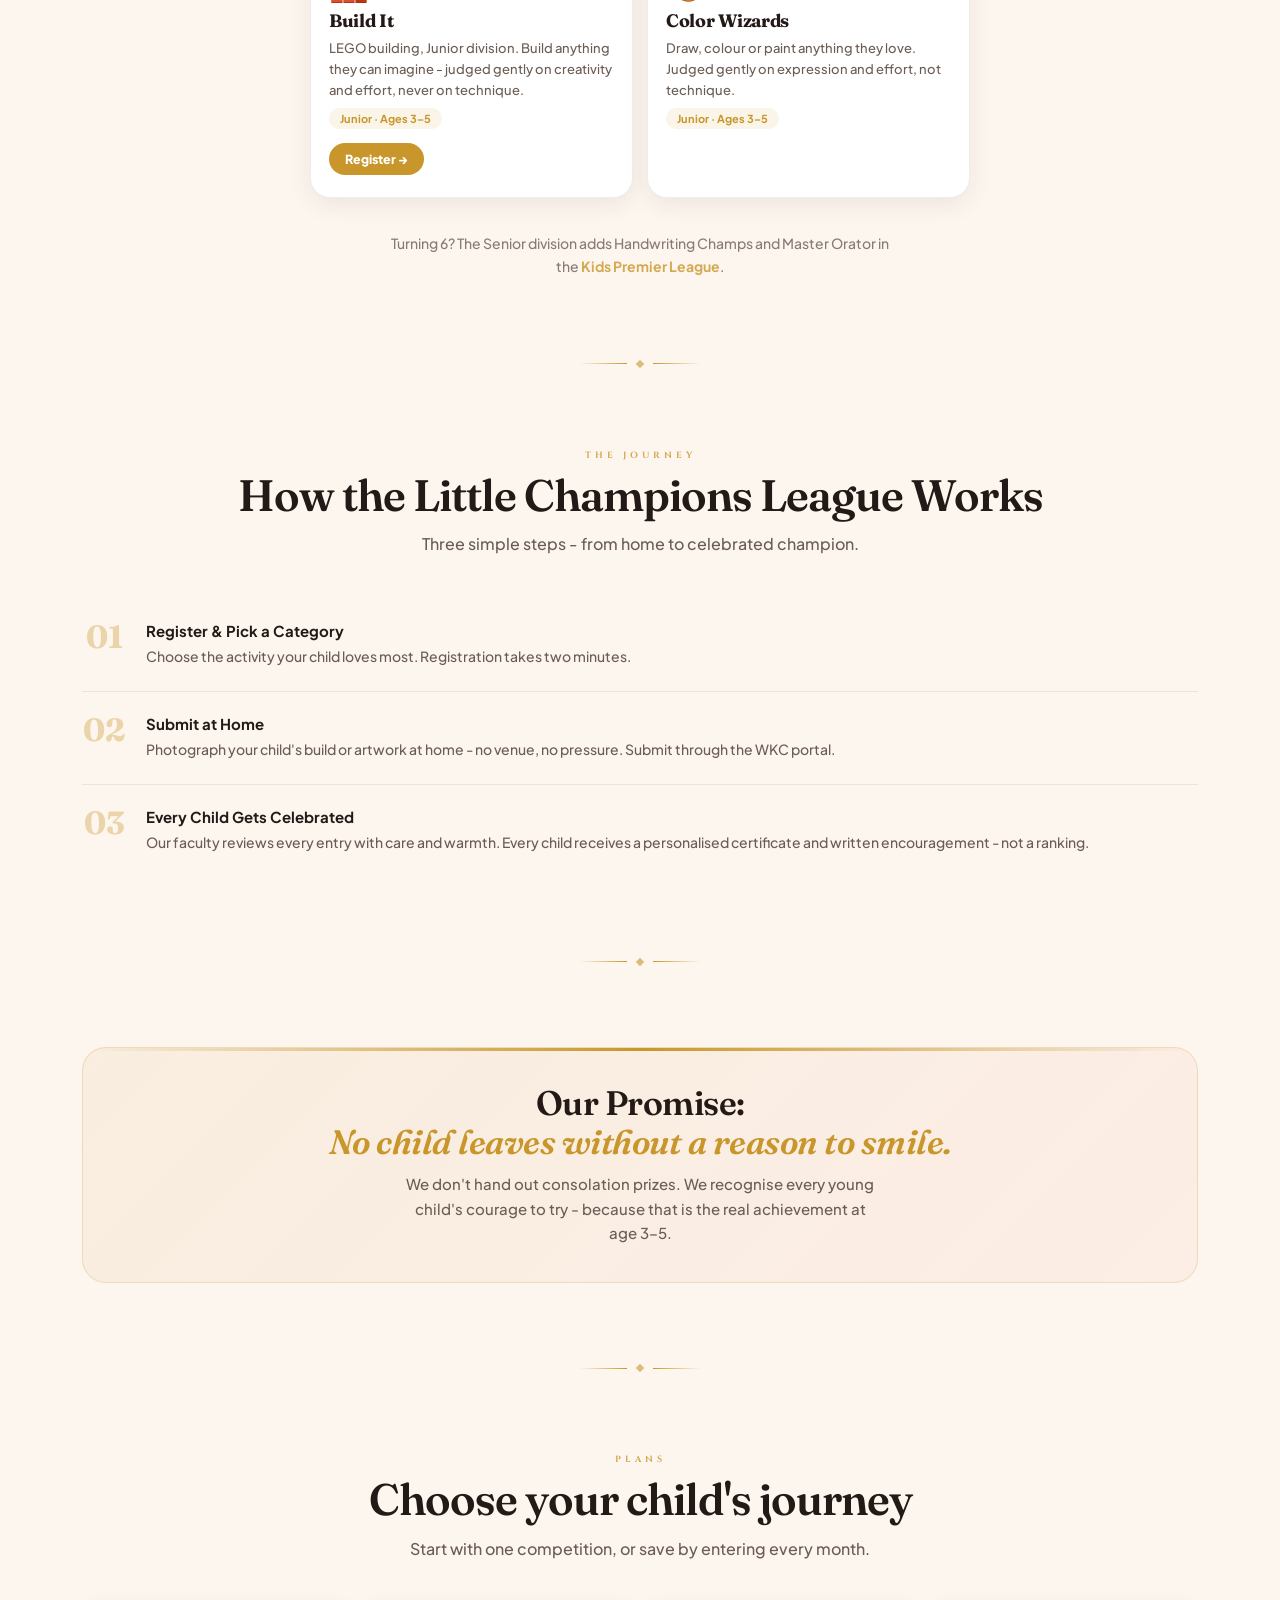
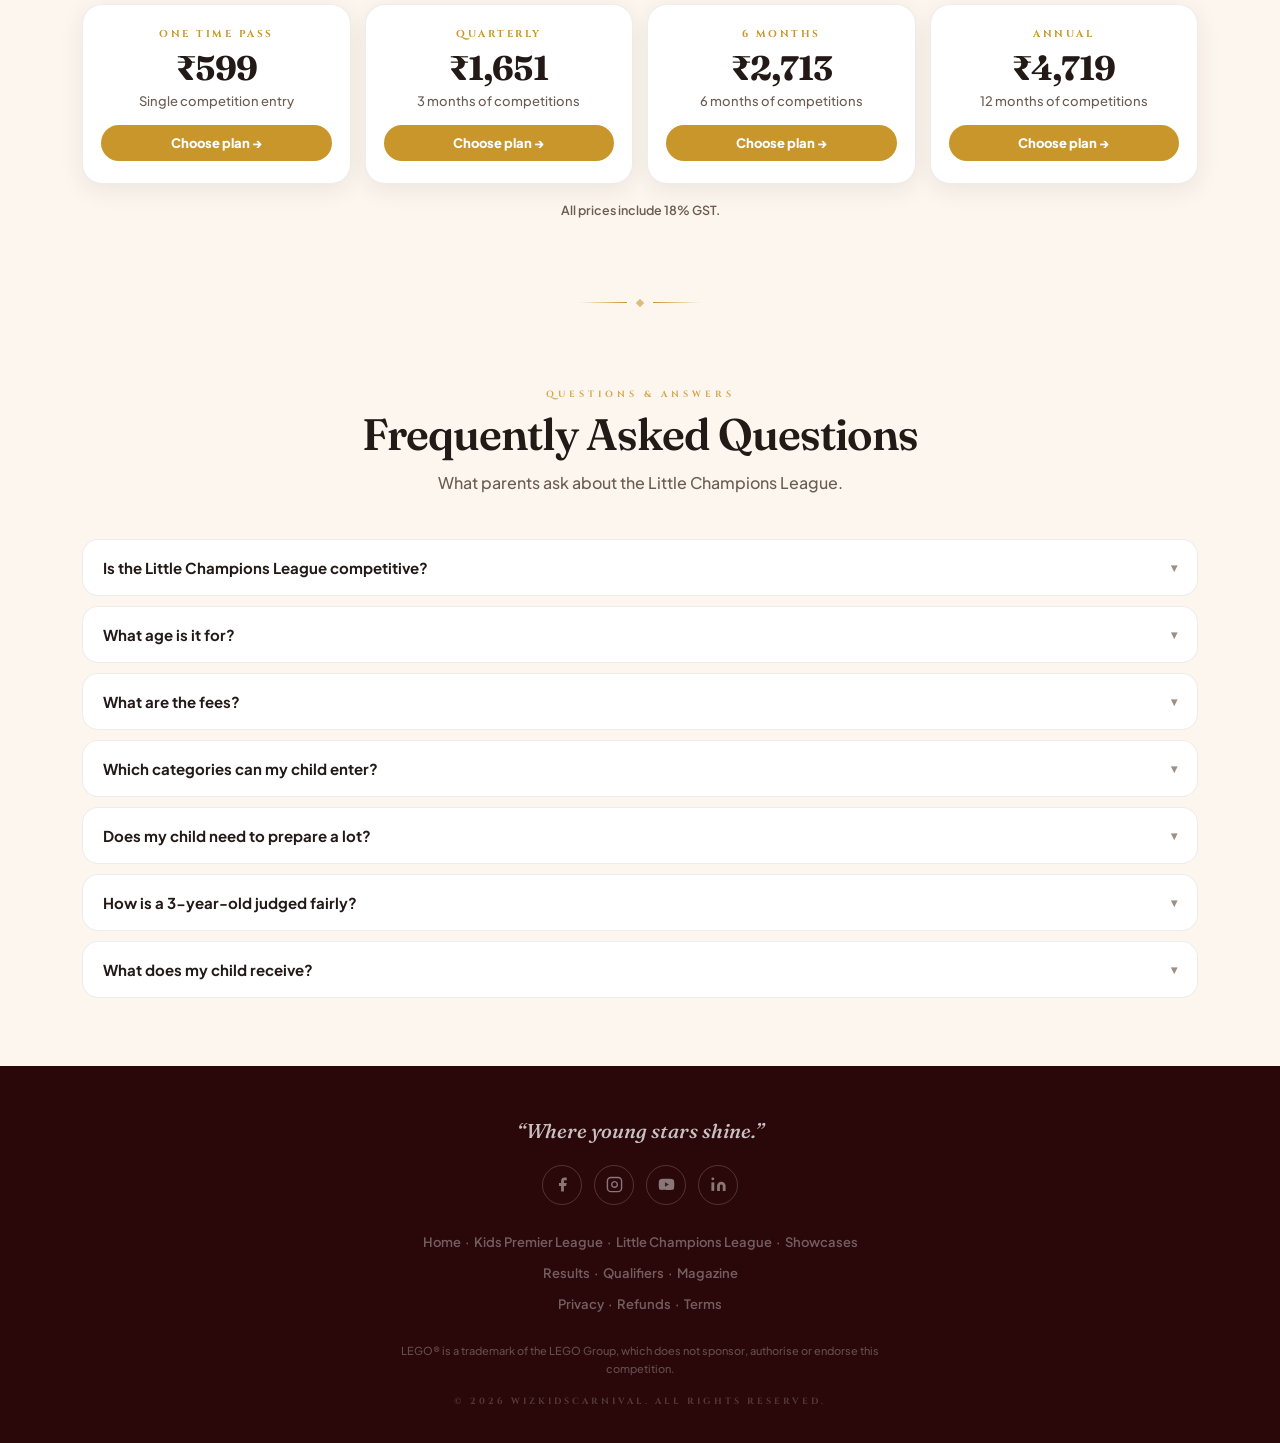
<file: lcl/index.html>
<!DOCTYPE html>
<html lang="en" data-program="lcl">
<head>
<!-- Google tag (gtag.js) -->
<script async src="https://www.googletagmanager.com/gtag/js?id=G-ZNTHNZS9GH"></script>
<script>
  window.dataLayer = window.dataLayer || [];
  function gtag(){dataLayer.push(arguments);}
  gtag('js', new Date());

  gtag('config', 'G-ZNTHNZS9GH');
</script>
<meta charset="UTF-8">
<meta name="viewport" content="width=device-width,initial-scale=1">
<title>Little Champions League (LCL) | WizKidsCarnival</title>
<meta name="description" content="Little Champions League (LCL) - a nurturing, confidence-first league for India's youngest creators aged 3-5. Build It and Color Wizards, Junior division. No pressure, every child celebrated." />
<meta name="keywords" content="Little Champions League LCL, preschool competition India, kids 3-5 talent contest, LEGO building competition preschool, WizKidsCarnival LCL, early childhood contest India" />
<link rel="canonical" href="https://www.wizkidscarnival.com/lcl/" />
<link rel="icon" type="image/png" href="../logos/wkc-icon.png">
<link rel="apple-touch-icon" href="../logos/wkc-icon.png">
<meta property="og:type" content="website" />
<meta property="og:url" content="https://www.wizkidscarnival.com/lcl/" />
<meta property="og:title" content="Little Champions League (LCL) | WizKidsCarnival" />
<meta property="og:description" content="A confidence-first league for India's youngest creators, aged 3-5. No pressure. Every child celebrated." />
<meta property="og:image" content="https://www.wizkidscarnival.com/assets/og-lcl.jpg" />
<meta property="og:site_name" content="WizKidsCarnival" />
<meta name="twitter:card" content="summary_large_image" />
<meta name="twitter:title" content="Little Champions League (LCL) | WizKidsCarnival" />
<meta name="twitter:description" content="A confidence-first league for India's youngest creators, aged 3-5. No pressure. Every child celebrated." />
<meta name="twitter:image" content="https://www.wizkidscarnival.com/assets/og-lcl.jpg" />
<script type="application/ld+json">{
  "@context":"https://schema.org",
  "@type":"EventSeries",
  "name":"Little Champions League (LCL)",
  "description":"A participation-first league for children aged 3-5. Junior division of Build It and Color Wizards.",
  "organizer":{"@type":"Organization","name":"WizKidsCarnival","url":"https://www.wizkidscarnival.com"},
  "audience":{"@type":"EducationalAudience","educationalRole":"student"},
  "breadcrumb":{"@type":"BreadcrumbList","itemListElement":[
    {"@type":"ListItem","position":1,"name":"Home","item":"https://www.wizkidscarnival.com"},
    {"@type":"ListItem","position":2,"name":"Little Champions League","item":"https://www.wizkidscarnival.com/lcl/"}
  ]}
}</script>
<link rel="preconnect" href="https://fonts.googleapis.com">
<link rel="preconnect" href="https://fonts.gstatic.com" crossorigin>
<link href="https://fonts.googleapis.com/css2?family=Fraunces:ital,opsz,wght@0,9..144,400;0,9..144,600;0,9..144,700;1,9..144,500;1,9..144,600&family=Plus+Jakarta+Sans:wght@400;500;600;700;800&family=Cinzel:wght@700&display=swap" rel="stylesheet">
<link rel="stylesheet" href="../assets/wkc.css?v=2026-11-21f">
<style>
/* ── lcl-only: why-pillars + promise banner ── */
.blob-1{width:480px;height:480px;background:radial-gradient(circle,#fde8c0,transparent 70%);top:-140px;right:-120px}
.blob-2{width:380px;height:380px;background:radial-gradient(circle,#ffd6cf,transparent 70%);bottom:20%;left:-120px}

/* Only two categories run in the Junior division, so the grid caps at
   two columns and centres — a 3-col track would leave a dead column. */
.cat-grid{max-width:660px;margin-left:auto;margin-right:auto}

.pillars{display:flex;flex-direction:column;gap:16px}
.pillar{background:var(--card);border:1px solid var(--line);border-radius:22px;padding:28px;box-shadow:var(--shadow);transition:transform .2s,box-shadow .2s;position:relative;overflow:hidden}
.pillar:hover{transform:translateY(-3px);box-shadow:var(--shadow-lg)}
.pillar::before{content:'';position:absolute;top:0;left:0;bottom:0;width:4px;border-radius:22px 0 0 22px}
.pillar:nth-child(1)::before{background:var(--gold)}
.pillar:nth-child(2)::before{background:var(--coral)}
.pillar:nth-child(3)::before{background:var(--teal)}
.pillar-icon{font-size:34px;margin-bottom:12px;display:block;line-height:1}
.pillar-title{font-family:'Fraunces',serif;font-size:22px;font-weight:700;color:var(--ink);letter-spacing:-.3px;margin-bottom:8px}
.pillar-desc{font-size:15px;color:var(--ink-soft);line-height:1.7;font-weight:500}

.promise{background:linear-gradient(135deg,rgba(200,150,42,0.08),rgba(232,80,63,0.05));border:1px solid rgba(200,150,42,0.22);border-radius:24px;padding:36px 28px;text-align:center;position:relative;overflow:hidden}
.promise::before{content:'';position:absolute;top:0;left:0;right:0;height:3px;background:linear-gradient(90deg,transparent,var(--accent),transparent)}
.promise-title{font-family:'Fraunces',serif;font-size:clamp(22px,5vw,34px);font-weight:600;color:var(--ink);letter-spacing:-.5px;margin-bottom:10px;line-height:1.15}
.promise-title em{font-style:italic;color:var(--accent)}
.promise-sub{font-size:15px;color:var(--ink-soft);line-height:1.65;max-width:480px;margin:0 auto;font-weight:500}

@media(min-width:700px){
  .pillars{flex-direction:row}
  .pillar{flex:1}
  .cat-grid{grid-template-columns:repeat(2,1fr)}
}
</style>
</head>
<body>

<div class="blob blob-1" aria-hidden="true"></div>
<div class="blob blob-2" aria-hidden="true"></div>

<!-- Ticker -->
<div class="ticker" aria-hidden="true">
  <div class="ttrack" id="ttrack">
    <span class="ti">Little Champions League &#x00B7; Registration Open<span class="dot">&#x2726;</span></span>
    <span class="ti">Ages 3–5<span class="dot">&#x00B7;</span></span>
    <span class="ti">Junior Division<span class="dot">&#x2726;</span></span>
    <span class="ti">Every Child Certified<span class="dot">&#x00B7;</span></span>
    <span class="ti">No Pressure &#x00B7; Every Child Celebrated<span class="dot">&#x2726;</span></span>
    <span class="ti">Submit From Home<span class="dot">&#x00B7;</span></span>
  </div>
</div>

<!-- Nav overlay -->
<div class="nav-overlay" id="navOverlay" role="dialog" aria-modal="true" aria-label="Navigation menu">
  <button class="nav-close" id="navClose">&#x2715; Close</button>
  <nav class="nav-links">
    <a href="../kpl/" class="ol">Kids Premier League</a>
    <a href="../lcl/" class="ol">Little Champions League</a>
    <a href="https://showcases.wizkidscarnival.com/" class="ol">Showcases</a>
    <a href="../results/" class="ol">Results</a>
    <a href="../qualifiers/" class="ol">Qualifiers</a>
    <a href="../magazines/" class="ol">Magazine</a>
    <a href="https://app.wizkidscarnival.com/authentication?utm_source=main-site&utm_medium=nav-overlay&utm_campaign=lcl" class="ol nav-apply">Signup / Login</a>
  </nav>
</div>

<header class="nav" id="nav">
  <div class="nav-inner">
    <a href="../" class="nav-logo" data-nav="logo"><img src="../logos/wkc-logo.png" alt="WizKidsCarnival" height="36"></a>
    <nav class="nav-desk" aria-label="Primary navigation">
      <a href="../kpl/" data-nav="kpl">Kids Premier League</a>
      <a href="../lcl/" class="active" data-nav="lcl">Little Champions League</a>
      <a href="https://showcases.wizkidscarnival.com/" data-nav="showcases">Showcases</a>
      <a href="../results/" data-nav="results">Results</a>
      <a href="../qualifiers/" data-nav="qualifiers">Qualifiers</a>
      <a href="../magazines/" data-nav="magazine">Magazine</a>
      <a href="https://app.wizkidscarnival.com/authentication?utm_source=main-site&utm_medium=nav&utm_campaign=lcl" class="nav-cta" data-nav="register">Signup / Login</a>
    </nav>
    <button class="nav-ham" id="navHam" aria-label="Open menu" aria-expanded="false"><span></span><span></span><span></span></button>
  </div>
</header>

<header class="page-hero">
  <div class="hero-inner">
    <nav class="breadcrumb" aria-label="Breadcrumb">
      <a href="../">Home</a><span class="bc-sep">&#x203A;</span><span>Little Champions League</span>
    </nav>
    <div class="page-tag">LCL &#x00B7; Junior Division</div>
    <h1>The first step for <em>little stars.</em></h1>
    <p class="sub">A nurturing, confidence-first league for India's youngest creators, aged 3–5. No pressure. Every child walks away celebrated in some way - either publication or medals or certificates</p>
    <div class="hero-chips">
      <span class="hchip">Ages <b>3–5</b></span>
      <span class="hchip"><b>Confidence</b>-First</span>
      <span class="hchip">Every child <b>certified</b></span>
      <span class="hchip">Personalized <b>Expert</b> Feedback</span>
    </div>
    <a href="https://app.wizkidscarnival.com/talent-pass/membership?utm_source=main-site&utm_medium=hero&utm_campaign=lcl" class="btn-hero-cta" data-track="lcl-hero-cta">Register for Little Champions League &#x2192;</a>
  </div>
</header>

<div class="divider"><div class="dl"></div><div class="dg"></div><div class="dl r"></div></div>

<!-- Why LCL -->
<section class="section" aria-labelledby="why-ttl">
  <div class="sec-lbl">Why Little Champions League</div>
  <h2 class="sec-ttl" id="why-ttl">Built for the youngest creators</h2>
  <p class="sec-sub">Ages 3–5 are the most formative years. The Little Champions League gives every young child a safe, joyful first experience of being celebrated for what they love.</p>
  <div class="pillars">
    <div class="pillar">
      <span class="pillar-icon" aria-hidden="true">&#x1F331;</span>
      <div class="pillar-title">Age-Appropriate Everything</div>
      <p class="pillar-desc">Activities, judging criteria and expectations are designed specifically for children aged 3–5 - no adult standards applied to young minds.</p>
    </div>
    <div class="pillar">
      <span class="pillar-icon" aria-hidden="true">&#x1F468;&#x200D;&#x1F3EB;</span>
      <div class="pillar-title">Personalized Expert Feedback</div>
      <p class="pillar-desc">Every submission is reviewed by WKC's trained faculty - and every child receives warm, encouraging written feedback, not just a score.</p>
    </div>
    <div class="pillar">
      <span class="pillar-icon" aria-hidden="true">&#x1F3C6;</span>
      <div class="pillar-title">Every Child Is Celebrated</div>
      <p class="pillar-desc">Digital Participation certificates go to every child. Because at age 3–5, trying is the achievement.</p>
    </div>
  </div>
</section>

<div class="divider"><div class="dl"></div><div class="dg"></div><div class="dl r"></div></div>

<!-- Categories -->
<section class="section" aria-labelledby="cat-ttl" data-section="categories">
  <div class="sec-lbl">What Your Child Can Do</div>
  <h2 class="sec-ttl" id="cat-ttl">Two Little Stages for Big Talents</h2>
  <p class="sec-sub">Every activity is chosen to be joyful, achievable and meaningful for young children.</p>
  <div class="cat-grid">
    <div class="cat-card">
      <span class="cat-icon" aria-hidden="true">&#x1F9F1;</span>
      <div class="cat-name">Build It</div>
      <div class="cat-desc">LEGO building, Junior division. Build anything they can imagine - judged gently on creativity and effort, never on technique.</div>
      <span class="cat-badge">Junior &#x00B7; Ages 3–5</span><br>
      <a class="cat-cta" href="https://app.wizkidscarnival.com/talent-pass/build-it-junior?utm_source=main-site&utm_medium=category&utm_campaign=lcl" data-track="lcl-cat-build-it-junior">Register &#x2192;</a>
    </div>
    <div class="cat-card">
      <span class="cat-icon" aria-hidden="true">&#x1F3A8;</span>
      <div class="cat-name">Color Wizards</div>
      <div class="cat-desc">Draw, colour or paint anything they love. Judged gently on expression and effort, not technique.</div>
      <span class="cat-badge">Junior &#x00B7; Ages 3–5</span>
    </div>
  </div>
  <p class="sec-sub" style="margin-top:34px;margin-bottom:0;font-size:14px;opacity:.8">Turning 6? The Senior division adds Handwriting Champs and Master Orator in the <a href="../kpl/">Kids Premier League</a>.</p>
</section>

<div class="divider"><div class="dl"></div><div class="dg"></div><div class="dl r"></div></div>

<!-- How It Works -->
<section class="section" aria-labelledby="hiw-ttl">
  <div class="sec-lbl">The Journey</div>
  <h2 class="sec-ttl" id="hiw-ttl">How the Little Champions League Works</h2>
  <p class="sec-sub">Three simple steps - from home to celebrated champion.</p>
  <div class="steps">
    <div class="step">
      <div class="step-n">01</div>
      <div>
        <div class="step-title">Register &amp; Pick a Category</div>
        <p class="step-sub">Choose the activity your child loves most. Registration takes two minutes.</p>
      </div>
    </div>
    <div class="step">
      <div class="step-n">02</div>
      <div>
        <div class="step-title">Submit at Home</div>
        <p class="step-sub">Photograph your child's build or artwork at home - no venue, no pressure. Submit through the WKC portal.</p>
      </div>
    </div>
    <div class="step">
      <div class="step-n">03</div>
      <div>
        <div class="step-title">Every Child Gets Celebrated</div>
        <p class="step-sub">Our faculty reviews every entry with care and warmth. Every child receives a personalised certificate and written encouragement - not a ranking.</p>
      </div>
    </div>
  </div>
</section>

<div class="divider"><div class="dl"></div><div class="dg"></div><div class="dl r"></div></div>

<!-- Promise -->
<section class="section" aria-labelledby="promise-ttl">
  <div class="promise">
    <h2 class="promise-title" id="promise-ttl">Our Promise:<br><em>No child leaves without a reason to smile.</em></h2>
    <p class="promise-sub">We don't hand out consolation prizes. We recognise every young child's courage to try - because that is the real achievement at age 3–5.</p>
  </div>
</section>

<div class="divider"><div class="dl"></div><div class="dg"></div><div class="dl r"></div></div>

<!-- Plans -->
<section class="section" aria-labelledby="plans-ttl" data-section="plans">
  <div class="sec-lbl">Plans</div>
  <h2 class="sec-ttl" id="plans-ttl">Choose your child's journey</h2>
  <p class="sec-sub">Start with one competition, or save by entering every month.</p>
  <div class="plans">
    <div class="plan">
      <div class="plan-name">One Time Pass</div>
      <div class="plan-price">₹599</div>
      <div class="plan-desc">Single competition entry</div>
      <a class="plan-cta" href="https://app.wizkidscarnival.com/talent-pass/membership?utm_source=main-site&utm_medium=plans&utm_campaign=lcl" data-track="lcl-plan-one-time-pass">Choose plan &#x2192;</a>
    </div>
    <div class="plan">
      <div class="plan-name">Quarterly</div>
      <div class="plan-price">₹1,651</div>
      <div class="plan-desc">3 months of competitions</div>
      <a class="plan-cta" href="https://app.wizkidscarnival.com/talent-pass/membership?utm_source=main-site&utm_medium=plans&utm_campaign=lcl" data-track="lcl-plan-quarterly">Choose plan &#x2192;</a>
    </div>
    <div class="plan">
      <div class="plan-name">6 Months</div>
      <div class="plan-price">₹2,713</div>
      <div class="plan-desc">6 months of competitions</div>
      <a class="plan-cta" href="https://app.wizkidscarnival.com/talent-pass/membership?utm_source=main-site&utm_medium=plans&utm_campaign=lcl" data-track="lcl-plan-6-months">Choose plan &#x2192;</a>
    </div>
    <div class="plan">
      <div class="plan-name">Annual</div>
      <div class="plan-price">₹4,719</div>
      <div class="plan-desc">12 months of competitions</div>
      <a class="plan-cta" href="https://app.wizkidscarnival.com/talent-pass/membership?utm_source=main-site&utm_medium=plans&utm_campaign=lcl" data-track="lcl-plan-annual">Choose plan &#x2192;</a>
    </div>
  </div>
  <p class="plans-note">All prices include 18% GST.</p>
</section>

<div class="divider"><div class="dl"></div><div class="dg"></div><div class="dl r"></div></div>

<!-- FAQ -->
<section class="section" aria-labelledby="faq-ttl">
  <div class="sec-lbl">Questions &amp; Answers</div>
  <h2 class="sec-ttl" id="faq-ttl">Frequently Asked Questions</h2>
  <p class="sec-sub">What parents ask about the Little Champions League.</p>
  <div class="faq-list" id="faqList">
    <div class="faq-item">
      <button class="faq-q" aria-expanded="false">Is the Little Champions League competitive?<span class="arr">&#x25BE;</span></button>
      <div class="faq-a-wrap"><div class="faq-a">No. It is participation-first. There are no rankings or elimination rounds. Every child who submits receives a certificate and personalised feedback. The goal is to celebrate effort and build early confidence.</div></div>
    </div>
    <div class="faq-item">
      <button class="faq-q" aria-expanded="false">What age is it for?<span class="arr">&#x25BE;</span></button>
      <div class="faq-a-wrap"><div class="faq-a">The Little Champions League (LCL) is the Junior division, designed for children aged 3–5. For children aged 6 and above, the Senior division - the <a href="../kpl/">Kids Premier League (KPL)</a> - runs competitively across four categories.</div></div>
    </div>
    <div class="faq-item">
      <button class="faq-q" aria-expanded="false">What are the fees?<span class="arr">&#x25BE;</span></button>
      <div class="faq-a-wrap"><div class="faq-a">Fees start at ₹599 incl. GST for a single competition. We also have quarterly, semi-annual and annual plans that parents love as they can see their child progress every month.</div></div>
    </div>
    <div class="faq-item">
      <button class="faq-q" aria-expanded="false">Which categories can my child enter?<span class="arr">&#x25BE;</span></button>
      <div class="faq-a-wrap"><div class="faq-a">The Junior division runs two categories: Build It (LEGO building) and Color Wizards (drawing and painting). Handwriting Champs and Master Orator are Senior-only, since they ask for skills that develop after age 5.</div></div>
    </div>
    <div class="faq-item">
      <button class="faq-q" aria-expanded="false">Does my child need to prepare a lot?<span class="arr">&#x25BE;</span></button>
      <div class="faq-a-wrap"><div class="faq-a">Not at all. Submissions can be photographed at home in minutes. No special materials, sets or preparation required. If your child builds something out of bricks or draws a picture - that's the entry.</div></div>
    </div>
    <div class="faq-item">
      <button class="faq-q" aria-expanded="false">How is a 3-year-old judged fairly?<span class="arr">&#x25BE;</span></button>
      <div class="faq-a-wrap"><div class="faq-a">All entries are reviewed by WKC's early childhood educators using age-appropriate rubrics focused on expression, effort and engagement - not technical skill. Our judges are trained to look for joy and confidence, not perfection.</div></div>
    </div>
    <div class="faq-item">
      <button class="faq-q" aria-expanded="false">What does my child receive?<span class="arr">&#x25BE;</span></button>
      <div class="faq-a-wrap"><div class="faq-a">Every child receives a digital participation certificate with their name, category and a personalised note from the judge. Top entries may receive physical certificates, medals and potential magazine features.</div></div>
    </div>
  </div>
</section>

<footer class="footer">
  <p class="ftag">&#x201C;Where young stars shine.&#x201D;</p>
  <nav class="fsoc" aria-label="Social media">
    <a href="https://facebook.com/wizkidscarnival" aria-label="Facebook" rel="noopener noreferrer">
      <svg viewBox="0 0 24 24" aria-hidden="true"><path d="M18 2h-3a5 5 0 0 0-5 5v3H7v4h3v8h4v-8h3l1-4h-4V7a1 1 0 0 1 1-1h3z"/></svg>
    </a>
    <a href="https://instagram.com/wizkidscarnival" aria-label="Instagram" rel="noopener noreferrer" class="ig">
      <svg viewBox="0 0 24 24" aria-hidden="true"><rect x="2" y="2" width="20" height="20" rx="5" ry="5"/><path d="M16 11.37A4 4 0 1 1 12.63 8 4 4 0 0 1 16 11.37z"/><line x1="17.5" y1="6.5" x2="17.51" y2="6.5"/></svg>
    </a>
    <a href="https://youtube.com/@wizkidscarnival" aria-label="YouTube" rel="noopener noreferrer">
      <svg viewBox="0 0 24 24" aria-hidden="true"><path d="M22.54 6.42a2.78 2.78 0 0 0-1.95-1.96C18.88 4 12 4 12 4s-6.88 0-8.59.46a2.78 2.78 0 0 0-1.95 1.96A29 29 0 0 0 1 12a29 29 0 0 0 .46 5.58 2.78 2.78 0 0 0 1.95 1.95C5.12 20 12 20 12 20s6.88 0 8.59-.47a2.78 2.78 0 0 0 1.95-1.95A29 29 0 0 0 23 12a29 29 0 0 0-.46-5.58z"/><polygon points="9.75 15.02 15.5 12 9.75 8.98 9.75 15.02" style="fill:rgba(35,26,23,0.9)"/></svg>
    </a>
    <a href="https://linkedin.com/company/wizkidscarnival" aria-label="LinkedIn" rel="noopener noreferrer">
      <svg viewBox="0 0 24 24" aria-hidden="true"><path d="M16 8a6 6 0 0 1 6 6v7h-4v-7a2 2 0 0 0-2-2 2 2 0 0 0-2 2v7h-4v-7a6 6 0 0 1 6-6z"/><rect x="2" y="9" width="4" height="12"/><circle cx="4" cy="4" r="2"/></svg>
    </a>
  </nav>
  <nav class="flinks" aria-label="Footer navigation">
    <a href="../">Home</a> &nbsp;&#x00B7;&nbsp;
    <a href="../kpl/">Kids Premier League</a> &nbsp;&#x00B7;&nbsp;
    <a href="../lcl/">Little Champions League</a> &nbsp;&#x00B7;&nbsp;
    <a href="https://showcases.wizkidscarnival.com/">Showcases</a><br>
    <a href="../results/">Results</a> &nbsp;&#x00B7;&nbsp;
    <a href="../qualifiers/">Qualifiers</a> &nbsp;&#x00B7;&nbsp;
    <a href="../magazines/">Magazine</a><br>
    <a href="../privacy-policy/">Privacy</a> &nbsp;&#x00B7;&nbsp;
    <a href="../refund-and-cancellations/">Refunds</a> &nbsp;&#x00B7;&nbsp;
    <a href="../terms-and-conditions/">Terms</a>
  </nav>
  <p class="fdisc">LEGO&reg; is a trademark of the LEGO Group, which does not sponsor, authorise or endorse this competition.</p>
  <div class="fwkc">&#x00A9; 2026 WizKidsCarnival. All rights reserved.</div>
</footer>


<script>window.WKC = { page: 'lcl', program: 'lcl' };</script>
<script src="../assets/wkc.js?v=2026-11-21b"></script>
</body>
</html>
</file>
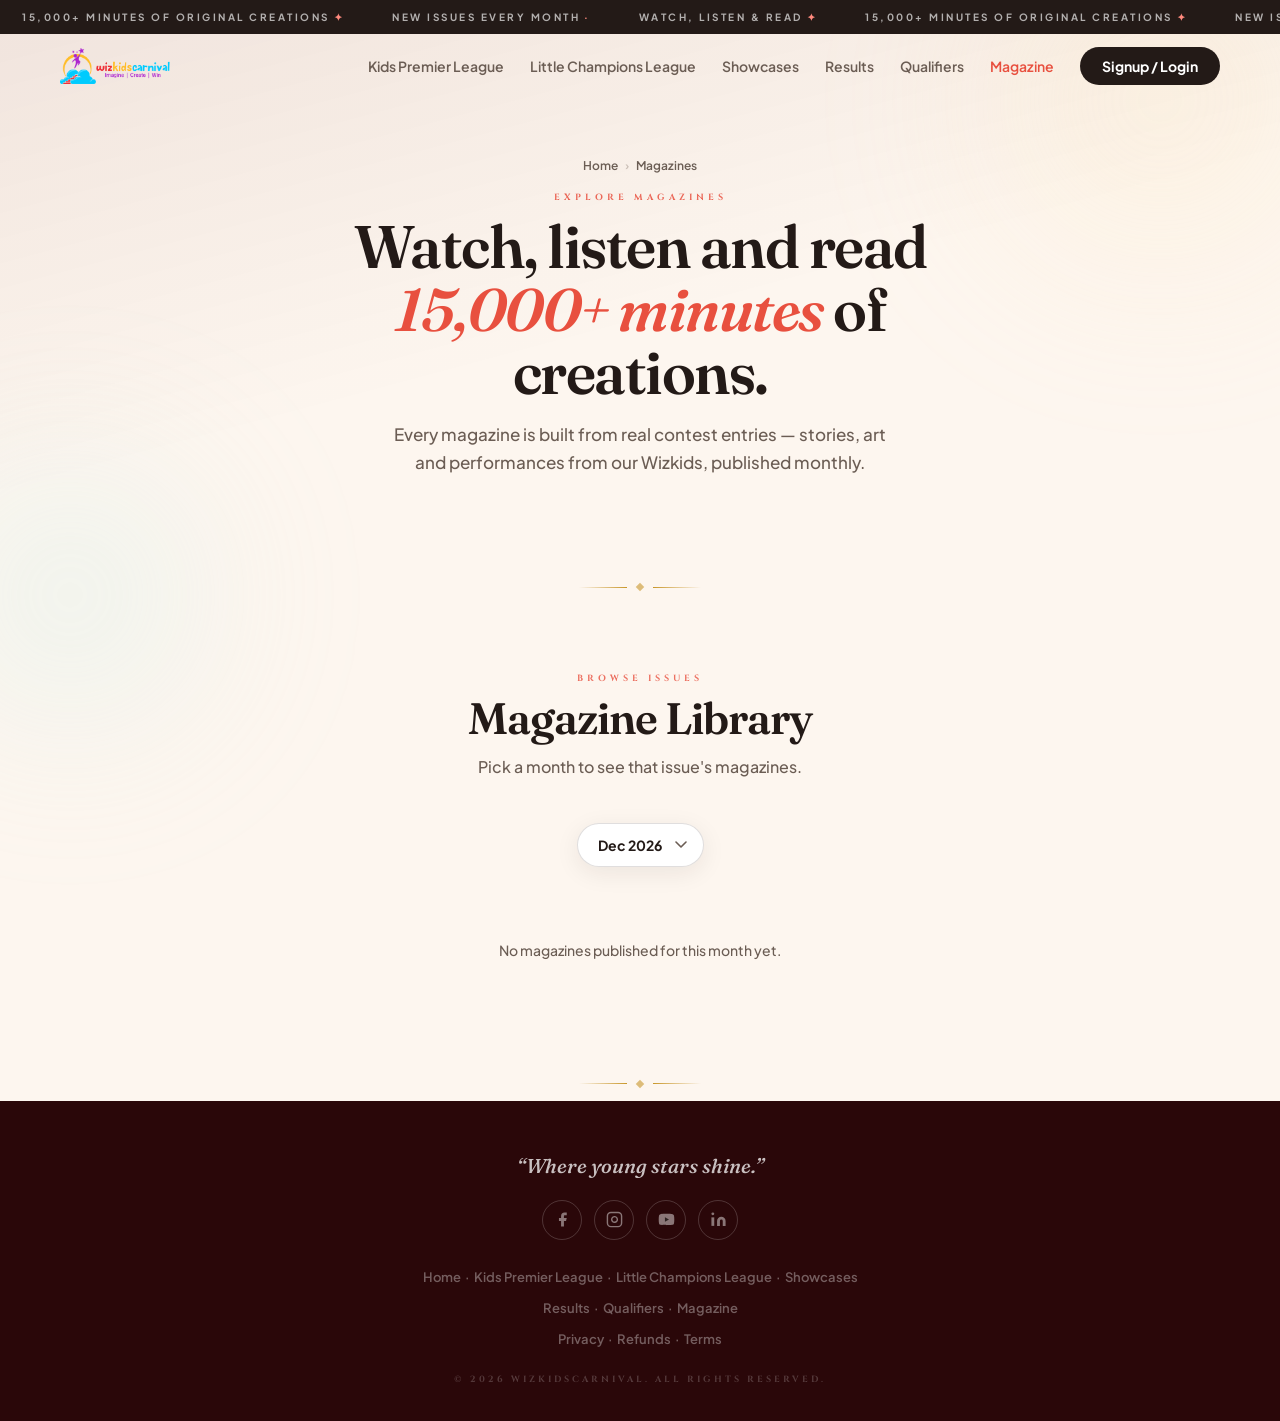
<file: magazines/index.html>
<!DOCTYPE html>
<html lang="en">
<head>
<!-- Google tag (gtag.js) -->
<script async src="https://www.googletagmanager.com/gtag/js?id=G-ZNTHNZS9GH"></script>
<script>
  window.dataLayer = window.dataLayer || [];
  function gtag(){dataLayer.push(arguments);}
  gtag('js', new Date());

  gtag('config', 'G-ZNTHNZS9GH');
</script>
<meta charset="UTF-8">
<meta name="viewport" content="width=device-width,initial-scale=1">
<title>Magazines | WizKidsCarnival</title>
<meta name="description" content="Explore every WizKidsCarnival contest magazine — original creations from our Wizkids, published monthly. Browse by month and read online." />
<meta name="keywords" content="WizKidsCarnival magazines, kids contest magazine, KPL magazine, LCL magazine, children's creative magazine India" />
<link rel="canonical" href="https://www.wizkidscarnival.com/magazines/" />
<link rel="icon" type="image/png" href="../logos/wkc-icon.png">
<link rel="apple-touch-icon" href="../logos/wkc-icon.png">
<meta property="og:type" content="website" />
<meta property="og:url" content="https://www.wizkidscarnival.com/magazines/" />
<meta property="og:title" content="Magazines | WizKidsCarnival" />
<meta property="og:description" content="Explore every WizKidsCarnival contest magazine — original creations from our Wizkids, published monthly." />
<meta property="og:site_name" content="WizKidsCarnival" />
<meta name="twitter:card" content="summary_large_image" />
<meta name="twitter:title" content="Magazines | WizKidsCarnival" />
<meta name="twitter:description" content="Explore every WizKidsCarnival contest magazine." />
<script type="application/ld+json">{
  "@context":"https://schema.org",
  "@type":"CollectionPage",
  "name":"WizKidsCarnival Magazines",
  "breadcrumb":{"@type":"BreadcrumbList","itemListElement":[
    {"@type":"ListItem","position":1,"name":"Home","item":"https://www.wizkidscarnival.com"},
    {"@type":"ListItem","position":2,"name":"Magazines","item":"https://www.wizkidscarnival.com/magazines/"}
  ]}
}</script>
<link rel="preconnect" href="https://fonts.googleapis.com">
<link rel="preconnect" href="https://fonts.gstatic.com" crossorigin>
<link href="https://fonts.googleapis.com/css2?family=Fraunces:ital,opsz,wght@0,9..144,400;0,9..144,600;0,9..144,700;1,9..144,500;1,9..144,600&family=Plus+Jakarta+Sans:wght@400;500;600;700;800&family=Cinzel:wght@700&display=swap" rel="stylesheet">
<link rel="stylesheet" href="../assets/wkc.css?v=2026-11-21f">
<style>
/* ── magazines-only ── */
.blob-1{width:480px;height:480px;background:radial-gradient(circle,#fde8c0,transparent 70%);top:-140px;right:-120px}
.blob-2{width:380px;height:380px;background:radial-gradient(circle,#c5eeea,transparent 70%);bottom:20%;left:-120px}

.mag-filter{display:flex;justify-content:center;margin-bottom:34px}
.month-select{appearance:none;background:var(--card) url('data:image/svg+xml;utf8,<svg xmlns="http://www.w3.org/2000/svg" width="12" height="8"><path d="M1 1l5 5 5-5" stroke="%236b5d54" stroke-width="1.6" fill="none" stroke-linecap="round" stroke-linejoin="round"/></svg>') no-repeat right 16px center;border:1px solid var(--line-2);border-radius:100px;padding:12px 40px 12px 20px;font-size:14px;font-weight:700;color:var(--ink);font-family:inherit;cursor:pointer;box-shadow:var(--shadow)}

.mag-grid{display:grid;grid-template-columns:repeat(2,1fr);gap:16px}
.mag-card,.mag-card:hover,.mag-card:visited,.mag-card *{text-decoration:none}
.mag-card{background:var(--card);border:1px solid var(--line);border-radius:18px;overflow:hidden;box-shadow:var(--shadow);transition:transform .2s,box-shadow .2s;display:flex;flex-direction:column}
.mag-card:hover{transform:translateY(-3px);box-shadow:var(--shadow-lg)}
.mag-cover{width:100%;aspect-ratio:3/4;object-fit:cover;background:var(--bg-2);display:block}
.mag-body{padding:14px 16px 16px;flex:1;display:flex;flex-direction:column}
.mag-name{font-family:'Fraunces',serif;font-size:14.5px;font-weight:700;color:var(--ink);line-height:1.3;margin-bottom:6px}
.mag-meta{font-size:11.5px;color:var(--ink-soft);font-weight:600;margin-bottom:12px}
.mag-read{margin-top:auto;display:inline-flex;align-items:center;justify-content:center;gap:6px;font-size:12.5px;font-weight:800;color:#fff;background:var(--accent);padding:8px 14px;border-radius:100px;text-decoration:none;transition:background .2s}
.mag-read:hover{background:var(--accent-l)}

.res-empty,.res-loading{text-align:center;padding:40px 20px;color:var(--ink-soft);font-size:14px;font-weight:500;grid-column:1/-1}
.res-load-more{display:block;margin:28px auto 0;background:var(--card);border:1px solid var(--line-2);color:var(--ink);font-size:14px;font-weight:700;padding:12px 26px;border-radius:100px;cursor:pointer;font-family:inherit;transition:background .2s}
.res-load-more:hover{background:var(--bg-2)}
.res-load-more[hidden]{display:none}

@media(min-width:600px){ .mag-grid{grid-template-columns:repeat(3,1fr)} }
@media(min-width:900px){ .mag-grid{grid-template-columns:repeat(4,1fr)} }
</style>
</head>
<body>

<div class="blob blob-1" aria-hidden="true"></div>
<div class="blob blob-2" aria-hidden="true"></div>

<!-- Ticker -->
<div class="ticker" aria-hidden="true">
  <div class="ttrack" id="ttrack">
    <span class="ti">15,000+ Minutes of Original Creations<span class="dot">&#x2726;</span></span>
    <span class="ti">New Issues Every Month<span class="dot">&#x00B7;</span></span>
    <span class="ti">Watch, Listen &amp; Read<span class="dot">&#x2726;</span></span>
  </div>
</div>

<!-- Nav overlay -->
<div class="nav-overlay" id="navOverlay" role="dialog" aria-modal="true" aria-label="Navigation menu">
  <button class="nav-close" id="navClose">&#x2715; Close</button>
  <nav class="nav-links">
    <a href="../kpl/" class="ol">Kids Premier League</a>
    <a href="../lcl/" class="ol">Little Champions League</a>
    <a href="https://showcases.wizkidscarnival.com/" class="ol">Showcases</a>
    <a href="../results/" class="ol">Results</a>
    <a href="../qualifiers/" class="ol">Qualifiers</a>
    <a href="../magazines/" class="ol">Magazine</a>
    <a href="https://app.wizkidscarnival.com/authentication?utm_source=main-site&utm_medium=nav-overlay&utm_campaign=magazines" class="ol nav-apply">Signup / Login</a>
  </nav>
</div>

<header class="nav" id="nav">
  <div class="nav-inner">
    <a href="../" class="nav-logo" data-nav="logo"><img src="../logos/wkc-logo.png" alt="WizKidsCarnival" height="36"></a>
    <nav class="nav-desk" aria-label="Primary navigation">
      <a href="../kpl/" data-nav="kpl">Kids Premier League</a>
      <a href="../lcl/" data-nav="lcl">Little Champions League</a>
      <a href="https://showcases.wizkidscarnival.com/" data-nav="showcases">Showcases</a>
      <a href="../results/" data-nav="results">Results</a>
      <a href="../qualifiers/" data-nav="qualifiers">Qualifiers</a>
      <a href="../magazines/" class="active" data-nav="magazine">Magazine</a>
      <a href="https://app.wizkidscarnival.com/authentication?utm_source=main-site&utm_medium=nav&utm_campaign=magazines" class="nav-cta" data-nav="register">Signup / Login</a>
    </nav>
    <button class="nav-ham" id="navHam" aria-label="Open menu" aria-expanded="false"><span></span><span></span><span></span></button>
  </div>
</header>

<!-- Hero -->
<header class="page-hero">
  <div class="hero-inner">
    <nav class="breadcrumb" aria-label="Breadcrumb">
      <a href="../">Home</a><span class="bc-sep">&#x203A;</span><span>Magazines</span>
    </nav>
    <div class="page-tag">Explore Magazines</div>
    <h1>Watch, listen and read <em>15,000+ minutes</em> of creations.</h1>
    <p class="sub">Every magazine is built from real contest entries — stories, art and performances from our Wizkids, published monthly.</p>
  </div>
</header>

<div class="divider"><div class="dl"></div><div class="dg"></div><div class="dl r"></div></div>

<!-- Magazines -->
<section class="section" aria-labelledby="mag-ttl">
  <div class="sec-lbl">Browse Issues</div>
  <h2 class="sec-ttl" id="mag-ttl">Magazine Library</h2>
  <p class="sec-sub">Pick a month to see that issue's magazines.</p>

  <div class="mag-filter">
    <select class="month-select" id="monthSelect" aria-label="Filter by month"></select>
  </div>

  <div class="mag-grid" id="magGrid"></div>
  <div class="res-loading" id="magLoading">Loading magazines&#x2026;</div>
  <div class="res-empty" id="magEmpty" hidden>No magazines published for this month yet.</div>
  <button class="res-load-more" id="magLoadMore" hidden>Load more</button>
</section>

<div class="divider"><div class="dl"></div><div class="dg"></div><div class="dl r"></div></div>

<footer class="footer">
  <p class="ftag">&#x201C;Where young stars shine.&#x201D;</p>
  <nav class="fsoc" aria-label="Social media">
    <a href="https://facebook.com/wizkidscarnival" aria-label="Facebook" rel="noopener noreferrer">
      <svg viewBox="0 0 24 24" aria-hidden="true"><path d="M18 2h-3a5 5 0 0 0-5 5v3H7v4h3v8h4v-8h3l1-4h-4V7a1 1 0 0 1 1-1h3z"/></svg>
    </a>
    <a href="https://instagram.com/wizkidscarnival" aria-label="Instagram" rel="noopener noreferrer" class="ig">
      <svg viewBox="0 0 24 24" aria-hidden="true"><rect x="2" y="2" width="20" height="20" rx="5" ry="5"/><path d="M16 11.37A4 4 0 1 1 12.63 8 4 4 0 0 1 16 11.37z"/><line x1="17.5" y1="6.5" x2="17.51" y2="6.5"/></svg>
    </a>
    <a href="https://youtube.com/@wizkidscarnival" aria-label="YouTube" rel="noopener noreferrer">
      <svg viewBox="0 0 24 24" aria-hidden="true"><path d="M22.54 6.42a2.78 2.78 0 0 0-1.95-1.96C18.88 4 12 4 12 4s-6.88 0-8.59.46a2.78 2.78 0 0 0-1.95 1.96A29 29 0 0 0 1 12a29 29 0 0 0 .46 5.58 2.78 2.78 0 0 0 1.95 1.95C5.12 20 12 20 12 20s6.88 0 8.59-.47a2.78 2.78 0 0 0 1.95-1.95A29 29 0 0 0 23 12a29 29 0 0 0-.46-5.58z"/><polygon points="9.75 15.02 15.5 12 9.75 8.98 9.75 15.02" style="fill:rgba(35,26,23,0.9)"/></svg>
    </a>
    <a href="https://linkedin.com/company/wizkidscarnival" aria-label="LinkedIn" rel="noopener noreferrer">
      <svg viewBox="0 0 24 24" aria-hidden="true"><path d="M16 8a6 6 0 0 1 6 6v7h-4v-7a2 2 0 0 0-2-2 2 2 0 0 0-2 2v7h-4v-7a6 6 0 0 1 6-6z"/><rect x="2" y="9" width="4" height="12"/><circle cx="4" cy="4" r="2"/></svg>
    </a>
  </nav>
  <nav class="flinks" aria-label="Footer navigation">
    <a href="../">Home</a> &nbsp;&#x00B7;&nbsp;
    <a href="../kpl/">Kids Premier League</a> &nbsp;&#x00B7;&nbsp;
    <a href="../lcl/">Little Champions League</a> &nbsp;&#x00B7;&nbsp;
    <a href="https://showcases.wizkidscarnival.com/">Showcases</a><br>
    <a href="../results/">Results</a> &nbsp;&#x00B7;&nbsp;
    <a href="../qualifiers/">Qualifiers</a> &nbsp;&#x00B7;&nbsp;
    <a href="../magazines/">Magazine</a><br>
    <a href="../privacy-policy/">Privacy</a> &nbsp;&#x00B7;&nbsp;
    <a href="../refund-and-cancellations/">Refunds</a> &nbsp;&#x00B7;&nbsp;
    <a href="../terms-and-conditions/">Terms</a>
  </nav>
  <div class="fwkc">&#x00A9; 2026 WizKidsCarnival. All rights reserved.</div>
</footer>


<script>window.WKC = { page: 'magazines', program: null };</script>
<script src="../assets/wkc.js?v=2026-11-21b"></script>
<script>
(function () {
  'use strict';

  var API = 'https://api.wizkidscarnival.com';
  var PAGE_SIZE = 12;
  var READER_BASE = 'https://app.wizkidscarnival.com/magazines?view_magazine=';

  var select    = document.getElementById('monthSelect');
  var grid      = document.getElementById('magGrid');
  var loading   = document.getElementById('magLoading');
  var empty     = document.getElementById('magEmpty');
  var loadMore  = document.getElementById('magLoadMore');

  var currentUrl = null;

  function esc(s) {
    var d = document.createElement('div');
    d.textContent = s == null ? '' : String(s);
    return d.innerHTML;
  }

  function fmtDate(iso) {
    try { return new Date(iso).toLocaleDateString('en-IN', { day: 'numeric', month: 'short', year: 'numeric' }); }
    catch (e) { return ''; }
  }

  // Populate month dropdown: current month back 12 months
  var now = new Date();
  var MONTH_NAMES = ['Jan','Feb','Mar','Apr','May','Jun','Jul','Aug','Sep','Oct','Nov','Dec'];
  var monthValues = [];
  for (var i = 0; i < 12; i++) {
    var d = new Date(now.getFullYear(), now.getMonth() - i, 1);
    var month = d.getMonth() + 1;
    var year = d.getFullYear();
    var value = month + '-' + year;
    var opt = document.createElement('option');
    opt.value = value;
    opt.textContent = MONTH_NAMES[d.getMonth()] + ' ' + year;
    select.appendChild(opt);
    monthValues.push(value);
  }

  function renderCard(item) {
    var card = document.createElement('a');
    card.className = 'mag-card';
    card.href = READER_BASE + encodeURIComponent(item.magazine_id);
    card.target = '_blank';
    card.rel = 'noopener noreferrer';
    card.setAttribute('data-track', 'magazine-read-' + item.magazine_id);
    var coverSrc = item.cover || '';
    card.innerHTML =
      (coverSrc ? '<img class="mag-cover" src="' + esc(coverSrc) + '" alt="" loading="lazy">' : '<div class="mag-cover"></div>') +
      '<div class="mag-body">' +
        '<div class="mag-name">' + esc(item.name) + '</div>' +
        '<div class="mag-meta">' + esc((item.author && item.author.name) || 'WizKidsCarnival') + ' &middot; ' + esc(fmtDate(item.issue_date)) + '</div>' +
        '<span class="mag-read">Read Magazine &#x2192;</span>' +
      '</div>';
    grid.appendChild(card);
  }

  function loadPage() {
    if (!currentUrl) { loadMore.hidden = true; return; }
    loading.hidden = false;
    fetch(currentUrl).then(function (r) { return r.json(); }).then(function (json) {
      loading.hidden = true;
      var data = json.data || {};
      var results = data.results || [];
      if (grid.children.length === 0 && results.length === 0) {
        empty.hidden = false;
        loadMore.hidden = true;
        return;
      }
      empty.hidden = true;
      results.forEach(renderCard);
      currentUrl = data.next || null;
      loadMore.hidden = !currentUrl;
    }).catch(function () {
      loading.hidden = true;
      if (grid.children.length === 0) empty.hidden = false;
    });
  }

  function loadMonth(value) {
    grid.innerHTML = '';
    empty.hidden = true;
    currentUrl = API + '/magazine/?issued_month=' + value + '&page_size=' + PAGE_SIZE;
    loadPage();
  }

  select.addEventListener('change', function () { loadMonth(select.value); });
  loadMore.addEventListener('click', loadPage);

  // On first load, default to the most recent month that actually has a
  // published magazine — not just the current calendar month, which is
  // usually empty since issues publish mid-to-late month. Walk back
  // through the dropdown's months (newest first) with a cheap
  // page_size=1 count check, and stop at the first one with content.
  function findLatestAvailableMonth(i) {
    if (i >= monthValues.length) { loadMonth(select.value); return; }
    var val = monthValues[i];
    fetch(API + '/magazine/?issued_month=' + val + '&page_size=1')
      .then(function (r) { return r.json(); })
      .then(function (json) {
        var count = ((json.data) || {}).count || 0;
        if (count > 0) { select.value = val; loadMonth(val); }
        else { findLatestAvailableMonth(i + 1); }
      })
      .catch(function () { loadMonth(select.value); });
  }

  loading.hidden = false;
  findLatestAvailableMonth(0);
})();
</script>
</body>
</html>
</file>
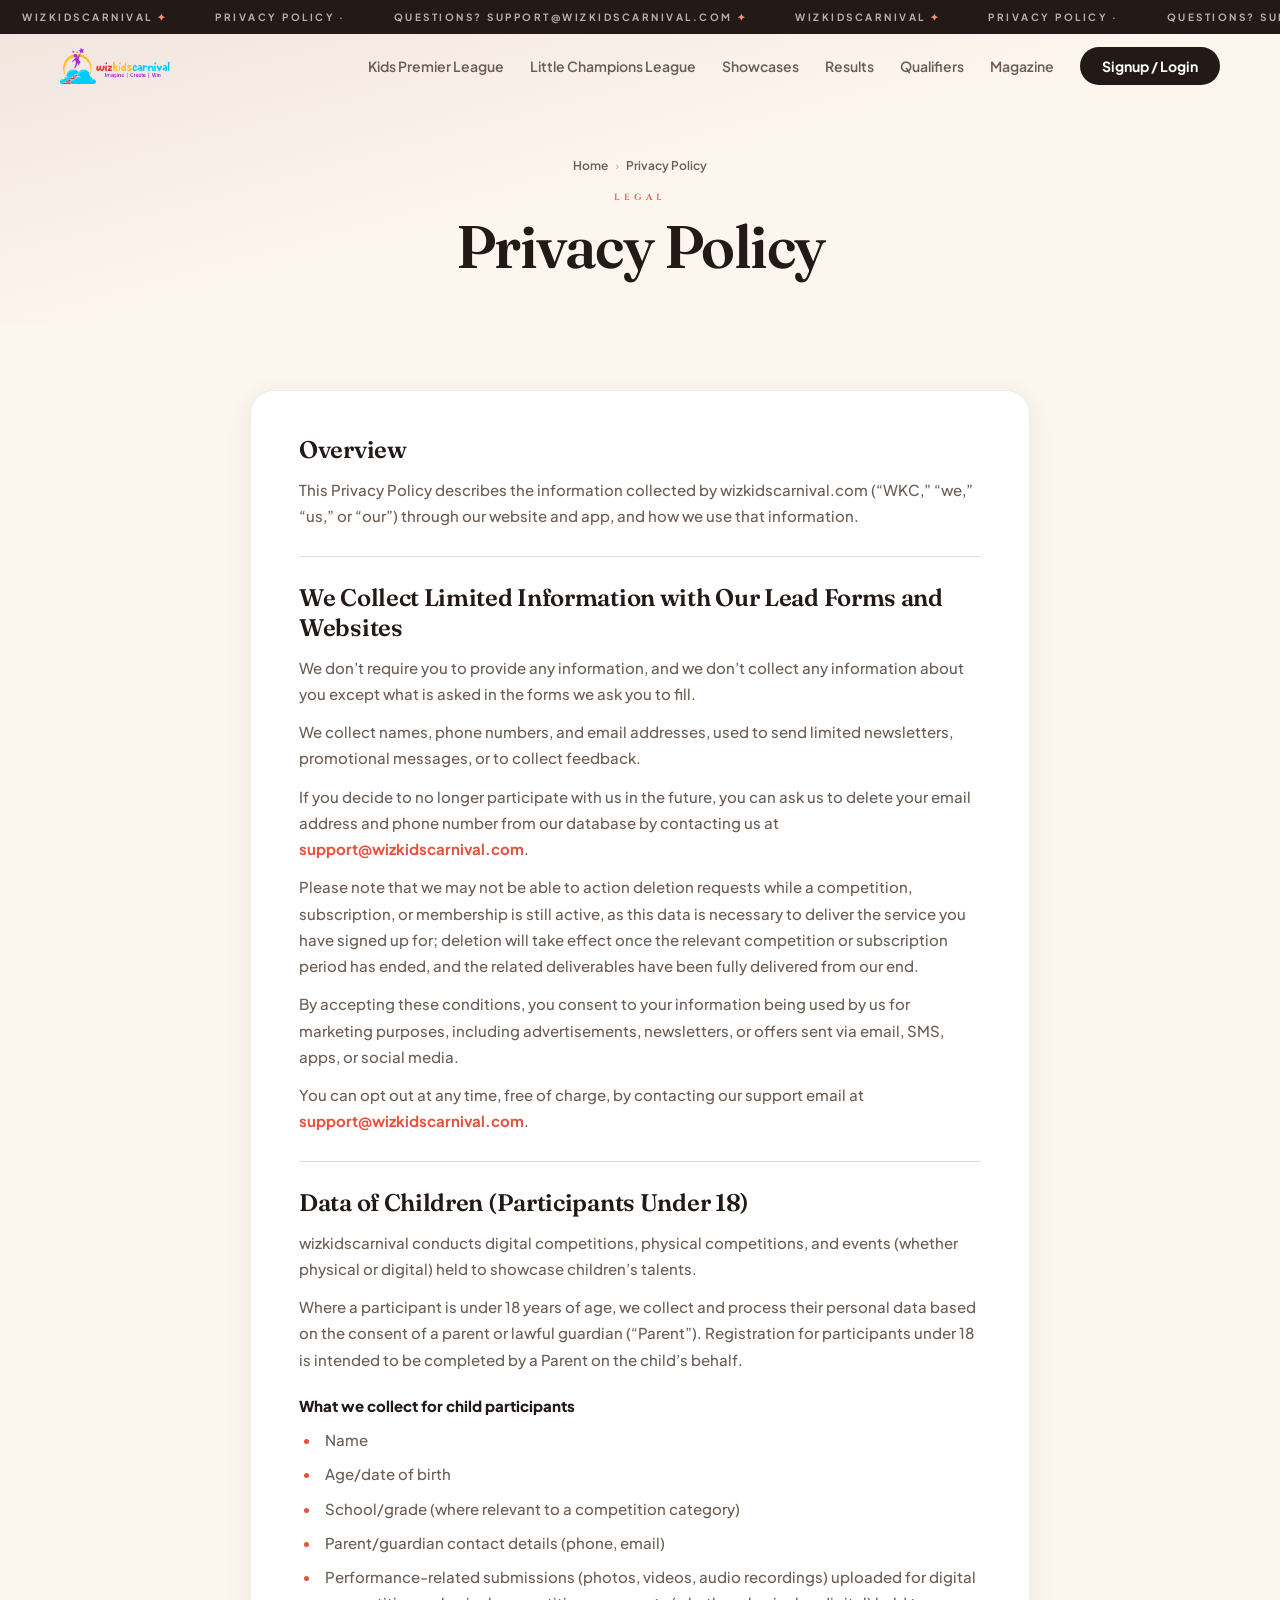
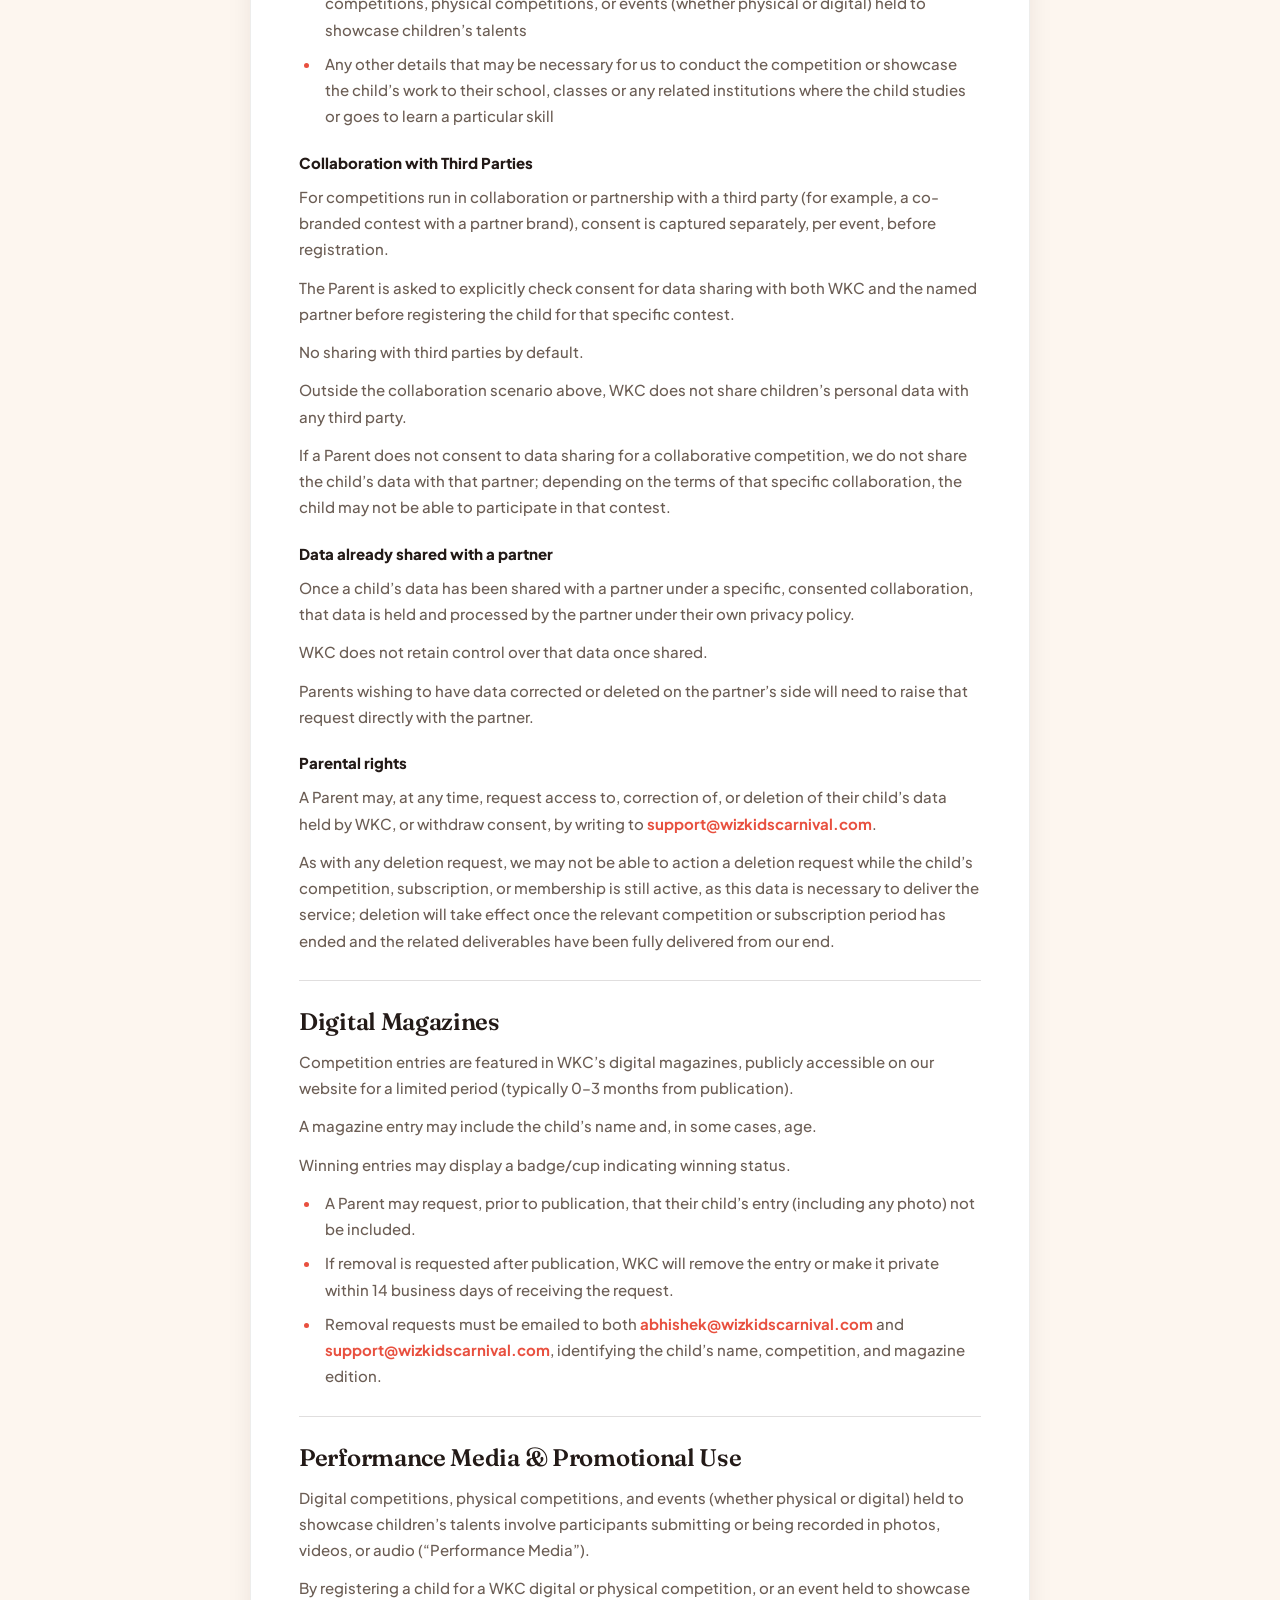
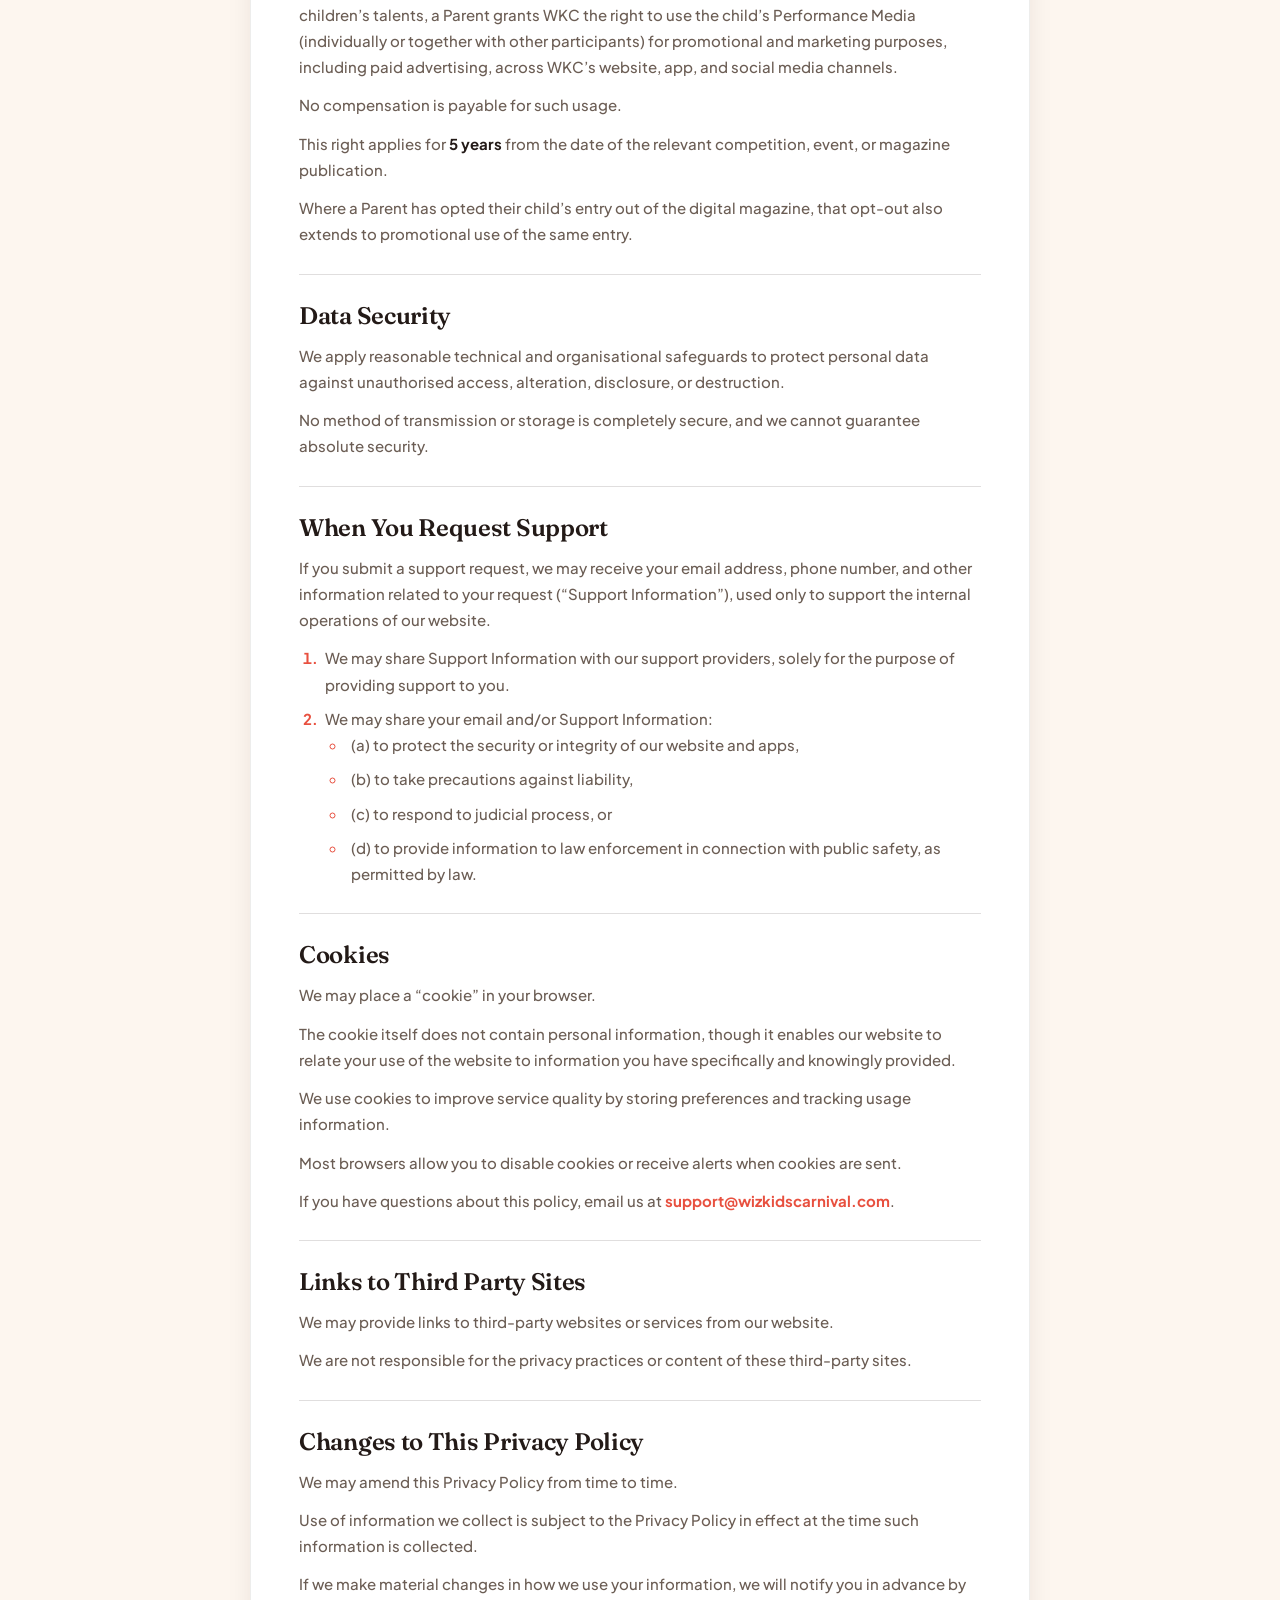
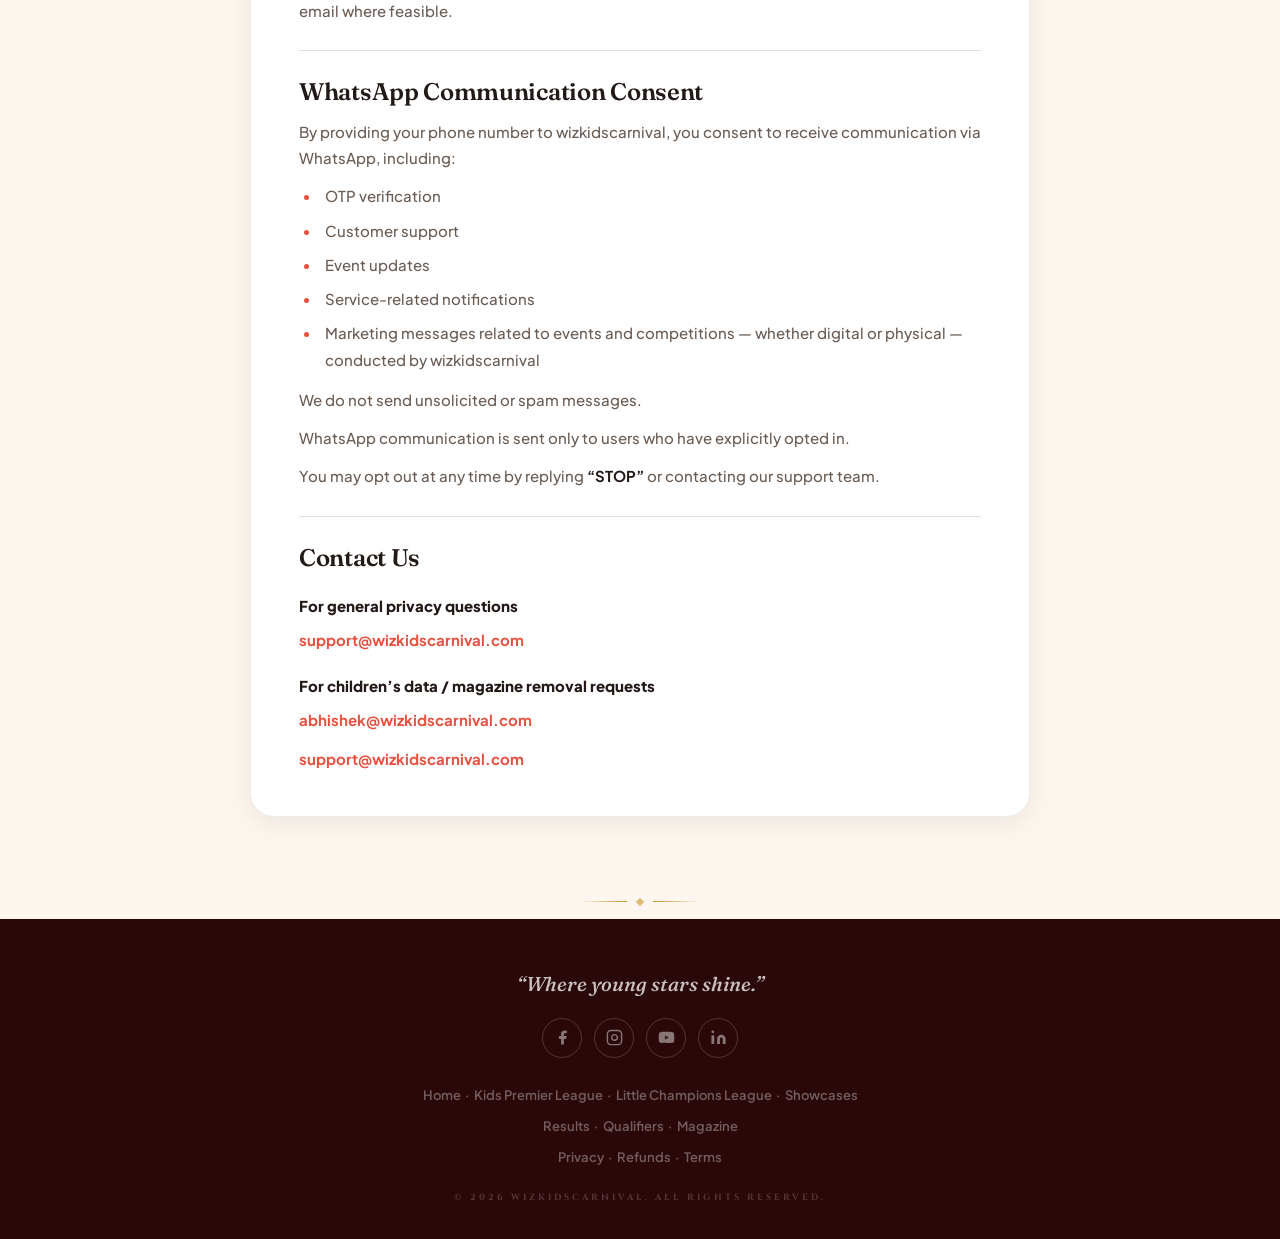
<file: privacy-policy/index.html>
<!DOCTYPE html>
<html lang="en">
<head>
<!-- Google tag (gtag.js) -->
<script async src="https://www.googletagmanager.com/gtag/js?id=G-ZNTHNZS9GH"></script>
<script>
  window.dataLayer = window.dataLayer || [];
  function gtag(){dataLayer.push(arguments);}
  gtag('js', new Date());

  gtag('config', 'G-ZNTHNZS9GH');
</script>
<meta charset="UTF-8">
<meta name="viewport" content="width=device-width,initial-scale=1">
<title>Privacy Policy | WizKidsCarnival</title>
<meta name="description" content="How WizKidsCarnival collects, uses and protects information, including children's data, magazines and performance media." />
<link rel="canonical" href="https://www.wizkidscarnival.com/privacy-policy/" />
<link rel="icon" type="image/png" href="../logos/wkc-icon.png">
<link rel="apple-touch-icon" href="../logos/wkc-icon.png">
<meta property="og:type" content="website" />
<meta property="og:url" content="https://www.wizkidscarnival.com/privacy-policy/" />
<meta property="og:title" content="Privacy Policy | WizKidsCarnival" />
<meta property="og:description" content="How WizKidsCarnival collects, uses and protects information, including children's data, magazines and performance media." />
<meta property="og:site_name" content="WizKidsCarnival" />
<link rel="preconnect" href="https://fonts.googleapis.com">
<link rel="preconnect" href="https://fonts.gstatic.com" crossorigin>
<link href="https://fonts.googleapis.com/css2?family=Fraunces:ital,opsz,wght@0,9..144,400;0,9..144,600;0,9..144,700;1,9..144,500;1,9..144,600&family=Plus+Jakarta+Sans:wght@400;500;600;700;800&family=Cinzel:wght@700&display=swap" rel="stylesheet">
<link rel="stylesheet" href="../assets/wkc.css?v=2026-11-21f">
</head>
<body>

<!-- Ticker -->
<div class="ticker" aria-hidden="true">
  <div class="ttrack" id="ttrack">
    <span class="ti">WizKidsCarnival<span class="dot">&#x2726;</span></span>
    <span class="ti">Privacy Policy<span class="dot">&#x00B7;</span></span>
    <span class="ti">Questions? support@wizkidscarnival.com<span class="dot">&#x2726;</span></span>
  </div>
</div>

<!-- Nav overlay -->
<div class="nav-overlay" id="navOverlay" role="dialog" aria-modal="true" aria-label="Navigation menu">
  <button class="nav-close" id="navClose">&#x2715; Close</button>
  <nav class="nav-links">
    <a href="../kpl/" class="ol">Kids Premier League</a>
    <a href="../lcl/" class="ol">Little Champions League</a>
    <a href="https://showcases.wizkidscarnival.com/" class="ol">Showcases</a>
    <a href="../results/" class="ol">Results</a>
    <a href="../qualifiers/" class="ol">Qualifiers</a>
    <a href="../magazines/" class="ol">Magazine</a>
    <a href="https://app.wizkidscarnival.com/authentication?utm_source=main-site&utm_medium=nav-overlay&utm_campaign=legal" class="ol nav-apply">Signup / Login</a>
  </nav>
</div>

<header class="nav" id="nav">
  <div class="nav-inner">
    <a href="../" class="nav-logo" data-nav="logo"><img src="../logos/wkc-logo.png" alt="WizKidsCarnival" height="36"></a>
    <nav class="nav-desk" aria-label="Primary navigation">
      <a href="../kpl/" data-nav="kpl">Kids Premier League</a>
      <a href="../lcl/" data-nav="lcl">Little Champions League</a>
      <a href="https://showcases.wizkidscarnival.com/" data-nav="showcases">Showcases</a>
      <a href="../results/" data-nav="results">Results</a>
      <a href="../qualifiers/" data-nav="qualifiers">Qualifiers</a>
      <a href="../magazines/" data-nav="magazine">Magazine</a>
      <a href="https://app.wizkidscarnival.com/authentication?utm_source=main-site&utm_medium=nav&utm_campaign=legal" class="nav-cta" data-nav="register">Signup / Login</a>
    </nav>
    <button class="nav-ham" id="navHam" aria-label="Open menu" aria-expanded="false"><span></span><span></span><span></span></button>
  </div>
</header>

<!-- Hero -->
<header class="page-hero page-hero-legal">
  <div class="hero-inner">
    <nav class="breadcrumb" aria-label="Breadcrumb">
      <a href="../">Home</a><span class="bc-sep">&#x203A;</span><span>Privacy Policy</span>
    </nav>
    <div class="page-tag">Legal</div>
    <h1>Privacy Policy</h1>
  </div>
</header>

<section class="section" aria-label="Privacy Policy">
  <article class="legal">
<h2>Overview
</h2>
<p>This Privacy Policy describes the information collected by wizkidscarnival.com (“WKC,” “we,” “us,” or “our”) through our website and app, and how we use that information.
</p>
<hr>
<h2>We Collect Limited Information with Our Lead Forms and Websites
</h2>
<p>We don’t require you to provide any information, and we don’t collect any information about you except what is asked in the forms we ask you to fill.
</p>
<p>We collect names, phone numbers, and email addresses, used to send limited newsletters, promotional messages, or to collect feedback.
</p>
<p>If you decide to no longer participate with us in the future, you can ask us to delete your email address and phone number from our database by contacting us at <strong><a href="mailto:support@wizkidscarnival.com">support@wizkidscarnival.com</a></strong>.
</p>
<p>Please note that we may not be able to action deletion requests while a competition, subscription, or membership is still active, as this data is necessary to deliver the service you have signed up for; deletion will take effect once the relevant competition or subscription period has ended, and the related deliverables have been fully delivered from our end.
</p>
<p>By accepting these conditions, you consent to your information being used by us for marketing purposes, including advertisements, newsletters, or offers sent via email, SMS, apps, or social media.
</p>
<p>You can opt out at any time, free of charge, by contacting our support email at <strong><a href="mailto:support@wizkidscarnival.com">support@wizkidscarnival.com</a></strong>.
</p>
<hr>
<h2>Data of Children (Participants Under 18)
</h2>
<p>wizkidscarnival conducts digital competitions, physical competitions, and events (whether physical or digital) held to showcase children’s talents.
</p>
<p>Where a participant is under 18 years of age, we collect and process their personal data based on the consent of a parent or lawful guardian (“Parent”). Registration for participants under 18 is intended to be completed by a Parent on the child’s behalf.
</p>
<h3>What we collect for child participants
</h3>
<ul>
<li>Name
</li>
<li>Age/date of birth
</li>
<li>School/grade (where relevant to a competition category)
</li>
<li>Parent/guardian contact details (phone, email)
</li>
<li>Performance-related submissions (photos, videos, audio recordings) uploaded for digital competitions, physical competitions, or events (whether physical or digital) held to showcase children’s talents
</li>
<li>Any other details that may be necessary for us to conduct the competition or showcase the child’s work to their school, classes or any related institutions where the child studies or goes to learn a particular skill
</li>
</ul>
<h3>Collaboration with Third Parties
</h3>
<p>For competitions run in collaboration or partnership with a third party (for example, a co-branded contest with a partner brand), consent is captured separately, per event, before registration.
</p>
<p>The Parent is asked to explicitly check consent for data sharing with both WKC and the named partner before registering the child for that specific contest.
</p>
<p>No sharing with third parties by default.
</p>
<p>Outside the collaboration scenario above, WKC does not share children’s personal data with any third party.
</p>
<p>If a Parent does not consent to data sharing for a collaborative competition, we do not share the child’s data with that partner; depending on the terms of that specific collaboration, the child may not be able to participate in that contest.
</p>
<h3>Data already shared with a partner
</h3>
<p>Once a child’s data has been shared with a partner under a specific, consented collaboration, that data is held and processed by the partner under their own privacy policy.
</p>
<p>WKC does not retain control over that data once shared.
</p>
<p>Parents wishing to have data corrected or deleted on the partner’s side will need to raise that request directly with the partner.
</p>
<h3>Parental rights
</h3>
<p>A Parent may, at any time, request access to, correction of, or deletion of their child’s data held by WKC, or withdraw consent, by writing to <strong><a href="mailto:support@wizkidscarnival.com">support@wizkidscarnival.com</a></strong>.
</p>
<p>As with any deletion request, we may not be able to action a deletion request while the child’s competition, subscription, or membership is still active, as this data is necessary to deliver the service; deletion will take effect once the relevant competition or subscription period has ended and the related deliverables have been fully delivered from our end.
</p>
<hr>
<h2>Digital Magazines
</h2>
<p>Competition entries are featured in WKC’s digital magazines, publicly accessible on our website for a limited period (typically 0–3 months from publication).
</p>
<p>A magazine entry may include the child’s name and, in some cases, age.
</p>
<p>Winning entries may display a badge/cup indicating winning status.
</p>
<ul>
<li>A Parent may request, prior to publication, that their child’s entry (including any photo) not be included.
</li>
<li>If removal is requested after publication, WKC will remove the entry or make it private within 14 business days of receiving the request.
</li>
<li>Removal requests must be emailed to both <strong><a href="mailto:abhishek@wizkidscarnival.com">abhishek@wizkidscarnival.com</a></strong> and <strong><a href="mailto:support@wizkidscarnival.com">support@wizkidscarnival.com</a></strong>, identifying the child’s name, competition, and magazine edition.
</li>
</ul>
<hr>
<h2>Performance Media &amp; Promotional Use
</h2>
<p>Digital competitions, physical competitions, and events (whether physical or digital) held to showcase children’s talents involve participants submitting or being recorded in photos, videos, or audio (“Performance Media”).
</p>
<p>By registering a child for a WKC digital or physical competition, or an event held to showcase children’s talents, a Parent grants WKC the right to use the child’s Performance Media (individually or together with other participants) for promotional and marketing purposes, including paid advertising, across WKC’s website, app, and social media channels.
</p>
<p>No compensation is payable for such usage.
</p>
<p>This right applies for <strong>5 years</strong> from the date of the relevant competition, event, or magazine publication.
</p>
<p>Where a Parent has opted their child’s entry out of the digital magazine, that opt-out also extends to promotional use of the same entry.
</p>
<hr>
<h2>Data Security
</h2>
<p>We apply reasonable technical and organisational safeguards to protect personal data against unauthorised access, alteration, disclosure, or destruction.
</p>
<p>No method of transmission or storage is completely secure, and we cannot guarantee absolute security.
</p>
<hr>
<h2>When You Request Support
</h2>
<p>If you submit a support request, we may receive your email address, phone number, and other information related to your request (“Support Information”), used only to support the internal operations of our website.
</p>
<ol>
<li>We may share Support Information with our support providers, solely for the purpose of providing support to you.
</li>
<li>We may share your email and/or Support Information:
<ul>
<li>(a) to protect the security or integrity of our website and apps,
</li>
<li>(b) to take precautions against liability,
</li>
<li>(c) to respond to judicial process, or
</li>
<li>(d) to provide information to law enforcement in connection with public safety, as permitted by law.
</li>
</ul>
</li>
</ol>
<hr>
<h2>Cookies
</h2>
<p>We may place a “cookie” in your browser.
</p>
<p>The cookie itself does not contain personal information, though it enables our website to relate your use of the website to information you have specifically and knowingly provided.
</p>
<p>We use cookies to improve service quality by storing preferences and tracking usage information.
</p>
<p>Most browsers allow you to disable cookies or receive alerts when cookies are sent.
</p>
<p>If you have questions about this policy, email us at <strong><a href="mailto:support@wizkidscarnival.com">support@wizkidscarnival.com</a></strong>.
</p>
<hr>
<h2>Links to Third Party Sites
</h2>
<p>We may provide links to third-party websites or services from our website.
</p>
<p>We are not responsible for the privacy practices or content of these third-party sites.
</p>
<hr>
<h2>Changes to This Privacy Policy
</h2>
<p>We may amend this Privacy Policy from time to time.
</p>
<p>Use of information we collect is subject to the Privacy Policy in effect at the time such information is collected.
</p>
<p>If we make material changes in how we use your information, we will notify you in advance by email where feasible.
</p>
<hr>
<h2>WhatsApp Communication Consent
</h2>
<p>By providing your phone number to wizkidscarnival, you consent to receive communication via WhatsApp, including:
</p>
<ul>
<li>OTP verification
</li>
<li>Customer support
</li>
<li>Event updates
</li>
<li>Service-related notifications
</li>
<li>Marketing messages related to events and competitions — whether digital or physical — conducted by wizkidscarnival
</li>
</ul>
<p>We do not send unsolicited or spam messages.
</p>
<p>WhatsApp communication is sent only to users who have explicitly opted in.
</p>
<p>You may opt out at any time by replying <strong>“STOP”</strong> or contacting our support team.
</p>
<hr>
<h2>Contact Us
</h2>
<h3>For general privacy questions
</h3>
<p><strong><a href="mailto:support@wizkidscarnival.com">support@wizkidscarnival.com</a></strong>
</p>
<h3>For children’s data / magazine removal requests
</h3>
<p><strong><a href="mailto:abhishek@wizkidscarnival.com">abhishek@wizkidscarnival.com</a></strong>
</p>
<p><strong><a href="mailto:support@wizkidscarnival.com">support@wizkidscarnival.com</a></strong>
</p>
  </article>
</section>

<div class="divider"><div class="dl"></div><div class="dg"></div><div class="dl r"></div></div>

<footer class="footer">
  <p class="ftag">&#x201C;Where young stars shine.&#x201D;</p>
  <nav class="fsoc" aria-label="Social media">
    <a href="https://facebook.com/wizkidscarnival" aria-label="Facebook" rel="noopener noreferrer">
      <svg viewBox="0 0 24 24" aria-hidden="true"><path d="M18 2h-3a5 5 0 0 0-5 5v3H7v4h3v8h4v-8h3l1-4h-4V7a1 1 0 0 1 1-1h3z"/></svg>
    </a>
    <a href="https://instagram.com/wizkidscarnival" aria-label="Instagram" rel="noopener noreferrer" class="ig">
      <svg viewBox="0 0 24 24" aria-hidden="true"><rect x="2" y="2" width="20" height="20" rx="5" ry="5"/><path d="M16 11.37A4 4 0 1 1 12.63 8 4 4 0 0 1 16 11.37z"/><line x1="17.5" y1="6.5" x2="17.51" y2="6.5"/></svg>
    </a>
    <a href="https://youtube.com/@wizkidscarnival" aria-label="YouTube" rel="noopener noreferrer">
      <svg viewBox="0 0 24 24" aria-hidden="true"><path d="M22.54 6.42a2.78 2.78 0 0 0-1.95-1.96C18.88 4 12 4 12 4s-6.88 0-8.59.46a2.78 2.78 0 0 0-1.95 1.96A29 29 0 0 0 1 12a29 29 0 0 0 .46 5.58 2.78 2.78 0 0 0 1.95 1.95C5.12 20 12 20 12 20s6.88 0 8.59-.47a2.78 2.78 0 0 0 1.95-1.95A29 29 0 0 0 23 12a29 29 0 0 0-.46-5.58z"/><polygon points="9.75 15.02 15.5 12 9.75 8.98 9.75 15.02" style="fill:rgba(35,26,23,0.9)"/></svg>
    </a>
    <a href="https://linkedin.com/company/wizkidscarnival" aria-label="LinkedIn" rel="noopener noreferrer">
      <svg viewBox="0 0 24 24" aria-hidden="true"><path d="M16 8a6 6 0 0 1 6 6v7h-4v-7a2 2 0 0 0-2-2 2 2 0 0 0-2 2v7h-4v-7a6 6 0 0 1 6-6z"/><rect x="2" y="9" width="4" height="12"/><circle cx="4" cy="4" r="2"/></svg>
    </a>
  </nav>
  <nav class="flinks" aria-label="Footer navigation">
    <a href="../">Home</a> &nbsp;&#x00B7;&nbsp;
    <a href="../kpl/">Kids Premier League</a> &nbsp;&#x00B7;&nbsp;
    <a href="../lcl/">Little Champions League</a> &nbsp;&#x00B7;&nbsp;
    <a href="https://showcases.wizkidscarnival.com/">Showcases</a><br>
    <a href="../results/">Results</a> &nbsp;&#x00B7;&nbsp;
    <a href="../qualifiers/">Qualifiers</a> &nbsp;&#x00B7;&nbsp;
    <a href="../magazines/">Magazine</a><br>
    <a href="../privacy-policy/">Privacy</a> &nbsp;&#x00B7;&nbsp;
    <a href="../refund-and-cancellations/">Refunds</a> &nbsp;&#x00B7;&nbsp;
    <a href="../terms-and-conditions/">Terms</a>
  </nav>
  <div class="fwkc">&#x00A9; 2026 WizKidsCarnival. All rights reserved.</div>
</footer>

<script>window.WKC = { page: 'privacy-policy', program: null };</script>
<script src="../assets/wkc.js?v=2026-11-21b"></script>
</body>
</html>
</file>
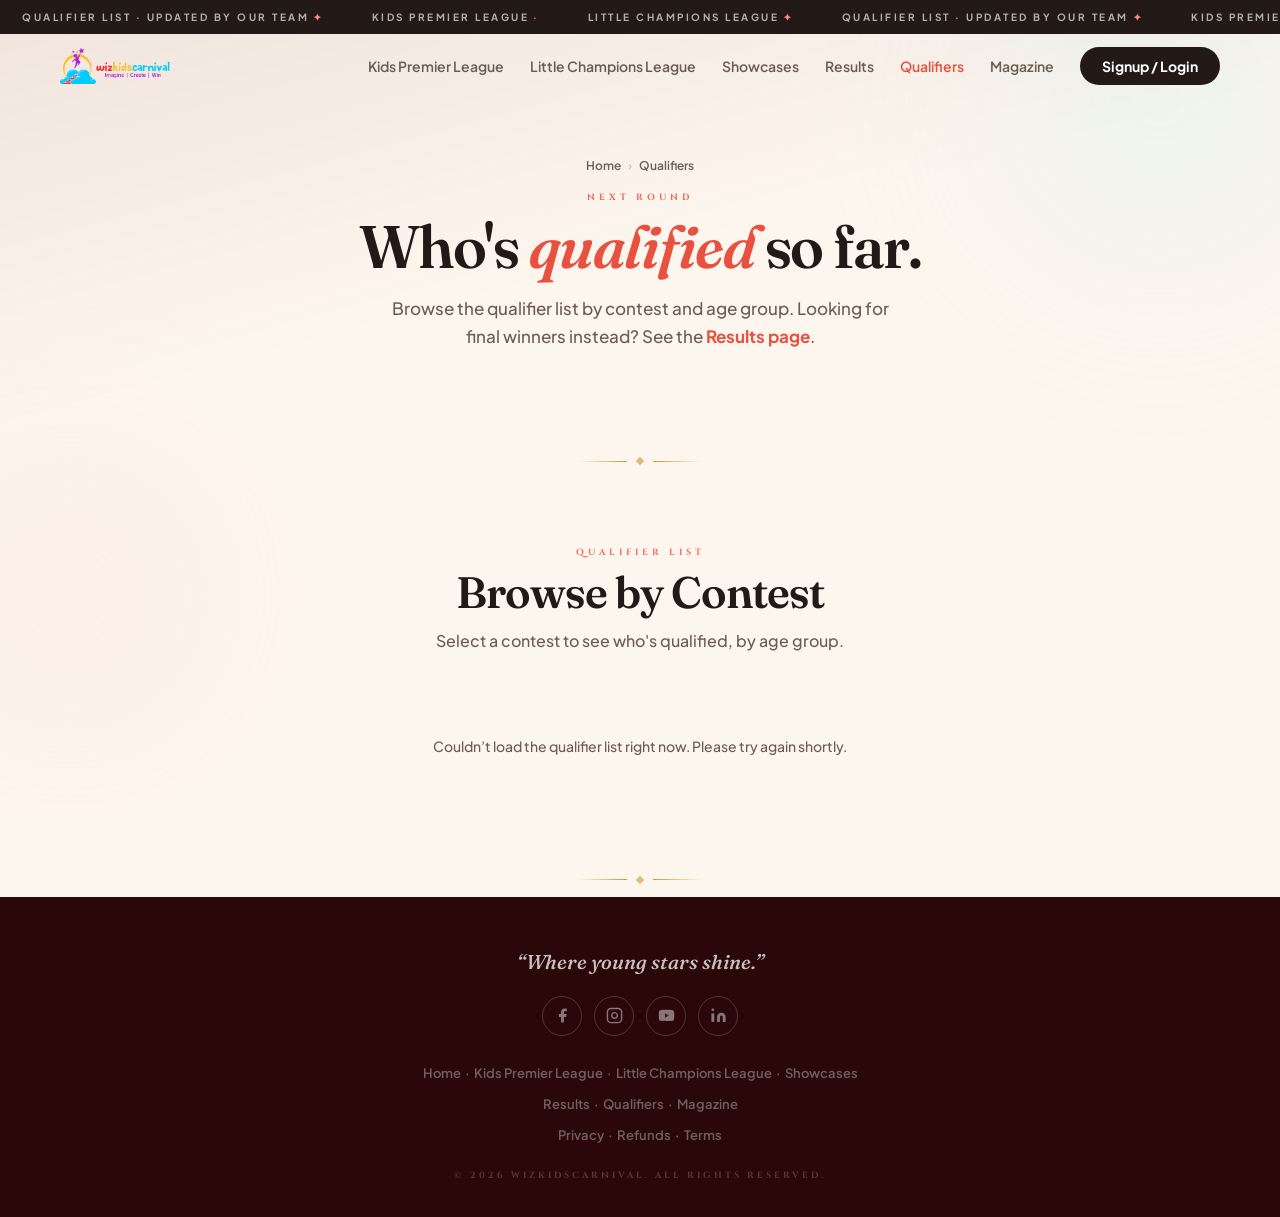
<file: qualifiers/index.html>
<!DOCTYPE html>
<html lang="en">
<head>
<!-- Google tag (gtag.js) -->
<script async src="https://www.googletagmanager.com/gtag/js?id=G-ZNTHNZS9GH"></script>
<script>
  window.dataLayer = window.dataLayer || [];
  function gtag(){dataLayer.push(arguments);}
  gtag('js', new Date());

  gtag('config', 'G-ZNTHNZS9GH');
</script>
<meta charset="UTF-8">
<meta name="viewport" content="width=device-width,initial-scale=1">
<title>Qualifier List | WizKidsCarnival</title>
<meta name="description" content="See who's qualified for the next round — browse the WizKidsCarnival qualifier list by contest and age group." />
<link rel="canonical" href="https://www.wizkidscarnival.com/qualifiers/" />
<link rel="icon" type="image/png" href="../logos/wkc-icon.png">
<link rel="apple-touch-icon" href="../logos/wkc-icon.png">
<meta property="og:type" content="website" />
<meta property="og:url" content="https://www.wizkidscarnival.com/qualifiers/" />
<meta property="og:title" content="Qualifier List | WizKidsCarnival" />
<meta property="og:description" content="See who's qualified for the next round — browse by contest and age group." />
<meta property="og:site_name" content="WizKidsCarnival" />
<meta name="robots" content="noindex,follow">
<script type="application/ld+json">{
  "@context":"https://schema.org",
  "@type":"CollectionPage",
  "name":"WizKidsCarnival Qualifier List",
  "breadcrumb":{"@type":"BreadcrumbList","itemListElement":[
    {"@type":"ListItem","position":1,"name":"Home","item":"https://www.wizkidscarnival.com"},
    {"@type":"ListItem","position":2,"name":"Qualifiers","item":"https://www.wizkidscarnival.com/qualifiers/"}
  ]}
}</script>
<link rel="preconnect" href="https://fonts.googleapis.com">
<link rel="preconnect" href="https://fonts.gstatic.com" crossorigin>
<link href="https://fonts.googleapis.com/css2?family=Fraunces:ital,opsz,wght@0,9..144,400;0,9..144,600;0,9..144,700;1,9..144,500;1,9..144,600&family=Plus+Jakarta+Sans:wght@400;500;600;700;800&family=Cinzel:wght@700&display=swap" rel="stylesheet">
<link rel="stylesheet" href="../assets/wkc.css?v=2026-11-21f">
<style>
/* ── qualifiers-only ── */
.blob-1{width:480px;height:480px;background:radial-gradient(circle,#c5eeea,transparent 70%);top:-140px;right:-120px}
.blob-2{width:380px;height:380px;background:radial-gradient(circle,#ffd6cf,transparent 70%);bottom:20%;left:-120px}

/* Card grid + detail view — same pattern as the Results page */
.res-grid{display:grid;grid-template-columns:1fr;gap:14px}
.res-card{background:var(--card);border:1px solid var(--line);border-radius:20px;padding:22px;box-shadow:var(--shadow);text-align:left;cursor:pointer;transition:transform .2s,box-shadow .2s;font-family:inherit;width:100%}
.res-card:hover{transform:translateY(-3px);box-shadow:var(--shadow-lg)}
.res-card-ttl{font-family:'Fraunces',serif;font-size:18px;font-weight:700;color:var(--ink);letter-spacing:-.2px;margin-bottom:6px}
.res-card-meta{font-size:12.5px;color:var(--ink-soft);font-weight:600}
.res-card-arr{float:right;color:var(--accent);font-weight:800}

.res-empty,.res-loading{text-align:center;padding:40px 20px;color:var(--ink-soft);font-size:14px;font-weight:500}

.res-detail{display:none}
.res-detail.open{display:block}
.res-list-wrap.hidden{display:none}
.res-back{display:inline-flex;align-items:center;gap:6px;font-size:13px;font-weight:700;color:var(--accent);text-decoration:none;margin-bottom:22px;background:none;border:none;cursor:pointer;font-family:inherit;padding:0}
.res-back:hover{text-decoration:underline}
.res-detail-ttl{font-family:'Fraunces',serif;font-size:clamp(24px,5vw,34px);font-weight:600;color:var(--ink);letter-spacing:-.5px;margin-bottom:6px}
.res-detail-date{font-size:13px;color:var(--ink-soft);font-weight:600;margin-bottom:30px}

.qual-age{border:1px solid var(--line);border-radius:20px;padding:22px;margin-bottom:16px;background:var(--card);box-shadow:var(--shadow)}
.qual-age-lbl{font-size:11px;font-weight:800;letter-spacing:1.5px;text-transform:uppercase;color:var(--accent);margin-bottom:14px}
.qual-rows{display:grid;grid-template-columns:1fr;column-gap:28px}
.qual-row{display:flex;flex-direction:column;gap:2px;padding:8px 0;font-size:14px;border-bottom:1px solid var(--line)}
.qual-row-name{font-weight:700;color:var(--ink)}
.qual-row-meta{font-size:12.5px;color:var(--ink-soft);display:block}

@media(min-width:700px){
  .res-grid{grid-template-columns:repeat(2,1fr)}
  .qual-rows{grid-template-columns:repeat(2,1fr)}
}
@media(min-width:980px){
  .qual-rows{grid-template-columns:repeat(3,1fr)}
}
</style>
</head>
<body>

<div class="blob blob-1" aria-hidden="true"></div>
<div class="blob blob-2" aria-hidden="true"></div>

<!-- Ticker -->
<div class="ticker" aria-hidden="true">
  <div class="ttrack" id="ttrack">
    <span class="ti">Qualifier List &#x00B7; Updated by Our Team<span class="dot">&#x2726;</span></span>
    <span class="ti">Kids Premier League<span class="dot">&#x00B7;</span></span>
    <span class="ti">Little Champions League<span class="dot">&#x2726;</span></span>
  </div>
</div>

<!-- Nav overlay -->
<div class="nav-overlay" id="navOverlay" role="dialog" aria-modal="true" aria-label="Navigation menu">
  <button class="nav-close" id="navClose">&#x2715; Close</button>
  <nav class="nav-links">
    <a href="../kpl/" class="ol">Kids Premier League</a>
    <a href="../lcl/" class="ol">Little Champions League</a>
    <a href="https://showcases.wizkidscarnival.com/" class="ol">Showcases</a>
    <a href="../results/" class="ol">Results</a>
    <a href="../qualifiers/" class="ol">Qualifiers</a>
    <a href="../magazines/" class="ol">Magazine</a>
    <a href="https://app.wizkidscarnival.com/authentication?utm_source=main-site&utm_medium=nav-overlay&utm_campaign=qualifiers" class="ol nav-apply">Signup / Login</a>
  </nav>
</div>

<header class="nav" id="nav">
  <div class="nav-inner">
    <a href="../" class="nav-logo" data-nav="logo"><img src="../logos/wkc-logo.png" alt="WizKidsCarnival" height="36"></a>
    <nav class="nav-desk" aria-label="Primary navigation">
      <a href="../kpl/" data-nav="kpl">Kids Premier League</a>
      <a href="../lcl/" data-nav="lcl">Little Champions League</a>
      <a href="https://showcases.wizkidscarnival.com/" data-nav="showcases">Showcases</a>
      <a href="../results/" data-nav="results">Results</a>
      <a href="../qualifiers/" class="active" data-nav="qualifiers">Qualifiers</a>
      <a href="../magazines/" data-nav="magazine">Magazine</a>
      <a href="https://app.wizkidscarnival.com/authentication?utm_source=main-site&utm_medium=nav&utm_campaign=qualifiers" class="nav-cta" data-nav="register">Signup / Login</a>
    </nav>
    <button class="nav-ham" id="navHam" aria-label="Open menu" aria-expanded="false"><span></span><span></span><span></span></button>
  </div>
</header>

<!-- Hero -->
<header class="page-hero">
  <div class="hero-inner">
    <nav class="breadcrumb" aria-label="Breadcrumb">
      <a href="../">Home</a><span class="bc-sep">&#x203A;</span><span>Qualifiers</span>
    </nav>
    <div class="page-tag">Next Round</div>
    <h1>Who's <em>qualified</em> so far.</h1>
    <p class="sub">Browse the qualifier list by contest and age group. Looking for final winners instead? See the <a href="../results/">Results page</a>.</p>
  </div>
</header>

<div class="divider"><div class="dl"></div><div class="dg"></div><div class="dl r"></div></div>

<!-- Qualifiers -->
<section class="section" aria-labelledby="qual-ttl">

  <div class="res-list-wrap" id="qualListWrap">
    <div class="sec-lbl">Qualifier List</div>
    <h2 class="sec-ttl" id="qual-ttl">Browse by Contest</h2>
    <p class="sec-sub">Select a contest to see who's qualified, by age group.</p>
    <div class="res-grid" id="qualGrid"></div>
    <div class="res-loading" id="qualLoading">Loading qualifier list&#x2026;</div>
    <div class="res-empty" id="qualEmpty" hidden>No qualifiers published yet. Check back soon!</div>
  </div>

  <div class="res-detail" id="qualDetail">
    <button class="res-back" id="qualBack">&#x2190; All Contests</button>
    <h2 class="res-detail-ttl" id="qualDetailTtl"></h2>
    <div class="res-detail-date" id="qualDetailMeta"></div>
    <div id="qualDetailBody"></div>
  </div>

</section>

<div class="divider"><div class="dl"></div><div class="dg"></div><div class="dl r"></div></div>

<footer class="footer">
  <p class="ftag">&#x201C;Where young stars shine.&#x201D;</p>
  <nav class="fsoc" aria-label="Social media">
    <a href="https://facebook.com/wizkidscarnival" aria-label="Facebook" rel="noopener noreferrer">
      <svg viewBox="0 0 24 24" aria-hidden="true"><path d="M18 2h-3a5 5 0 0 0-5 5v3H7v4h3v8h4v-8h3l1-4h-4V7a1 1 0 0 1 1-1h3z"/></svg>
    </a>
    <a href="https://instagram.com/wizkidscarnival" aria-label="Instagram" rel="noopener noreferrer" class="ig">
      <svg viewBox="0 0 24 24" aria-hidden="true"><rect x="2" y="2" width="20" height="20" rx="5" ry="5"/><path d="M16 11.37A4 4 0 1 1 12.63 8 4 4 0 0 1 16 11.37z"/><line x1="17.5" y1="6.5" x2="17.51" y2="6.5"/></svg>
    </a>
    <a href="https://youtube.com/@wizkidscarnival" aria-label="YouTube" rel="noopener noreferrer">
      <svg viewBox="0 0 24 24" aria-hidden="true"><path d="M22.54 6.42a2.78 2.78 0 0 0-1.95-1.96C18.88 4 12 4 12 4s-6.88 0-8.59.46a2.78 2.78 0 0 0-1.95 1.96A29 29 0 0 0 1 12a29 29 0 0 0 .46 5.58 2.78 2.78 0 0 0 1.95 1.95C5.12 20 12 20 12 20s6.88 0 8.59-.47a2.78 2.78 0 0 0 1.95-1.95A29 29 0 0 0 23 12a29 29 0 0 0-.46-5.58z"/><polygon points="9.75 15.02 15.5 12 9.75 8.98 9.75 15.02" style="fill:rgba(35,26,23,0.9)"/></svg>
    </a>
    <a href="https://linkedin.com/company/wizkidscarnival" aria-label="LinkedIn" rel="noopener noreferrer">
      <svg viewBox="0 0 24 24" aria-hidden="true"><path d="M16 8a6 6 0 0 1 6 6v7h-4v-7a2 2 0 0 0-2-2 2 2 0 0 0-2 2v7h-4v-7a6 6 0 0 1 6-6z"/><rect x="2" y="9" width="4" height="12"/><circle cx="4" cy="4" r="2"/></svg>
    </a>
  </nav>
  <nav class="flinks" aria-label="Footer navigation">
    <a href="../">Home</a> &nbsp;&#x00B7;&nbsp;
    <a href="../kpl/">Kids Premier League</a> &nbsp;&#x00B7;&nbsp;
    <a href="../lcl/">Little Champions League</a> &nbsp;&#x00B7;&nbsp;
    <a href="https://showcases.wizkidscarnival.com/">Showcases</a><br>
    <a href="../results/">Results</a> &nbsp;&#x00B7;&nbsp;
    <a href="../qualifiers/">Qualifiers</a> &nbsp;&#x00B7;&nbsp;
    <a href="../magazines/">Magazine</a><br>
    <a href="../privacy-policy/">Privacy</a> &nbsp;&#x00B7;&nbsp;
    <a href="../refund-and-cancellations/">Refunds</a> &nbsp;&#x00B7;&nbsp;
    <a href="../terms-and-conditions/">Terms</a>
  </nav>
  <div class="fwkc">&#x00A9; 2026 WizKidsCarnival. All rights reserved.</div>
</footer>


<script>window.WKC = { page: 'qualifiers', program: null };</script>
<script src="../assets/wkc.js?v=2026-11-21b"></script>
<script>
(function () {
  'use strict';

  /* ── Data source ──────────────────────────────────────────
     Qualifier Google Sheet (Sheet1 only — add new contests as new
     rows, never new tabs, or this single export URL stops covering
     them). Sharing must stay "Anyone with the link: Viewer" or this
     export URL starts 404ing / redirecting to a login page.
     Expected headers in row 1: Contest, Age Group, Participant Name,
     School, City, Status. A row is shown unless Status is non-empty
     and not "qualified" (case-insensitive) — so leaving Status blank
     or "Qualified" publishes the row, anything else (e.g. "Hold")
     hides it. */
  var SHEET_ID = '1T2Teh31_jEPF_IutewXbtne6gq7M0QnvJErs2XbJlEw';
  var SHEET_CSV_URL = 'https://docs.google.com/spreadsheets/d/' + SHEET_ID + '/export?format=csv&gid=0';

  var listWrap  = document.getElementById('qualListWrap');
  var grid      = document.getElementById('qualGrid');
  var loading   = document.getElementById('qualLoading');
  var empty     = document.getElementById('qualEmpty');
  var detail    = document.getElementById('qualDetail');
  var detailTtl = document.getElementById('qualDetailTtl');
  var detailMt  = document.getElementById('qualDetailMeta');
  var detailBdy = document.getElementById('qualDetailBody');
  var backBtn   = document.getElementById('qualBack');

  var rows = []; // parsed + filtered-to-visible rows

  function esc(s) {
    var d = document.createElement('div');
    d.textContent = s == null ? '' : String(s);
    return d.innerHTML;
  }

  /* Minimal RFC-4180 CSV parser: handles quoted fields, escaped
     "" quotes, commas and newlines inside quotes. Good enough for
     a Sheets export without pulling in a library. */
  function parseCSV(text) {
    var rows = [], row = [], field = '', inQuotes = false;
    for (var i = 0; i < text.length; i++) {
      var c = text[i];
      if (inQuotes) {
        if (c === '"') {
          if (text[i + 1] === '"') { field += '"'; i++; }
          else { inQuotes = false; }
        } else { field += c; }
      } else {
        if (c === '"') inQuotes = true;
        else if (c === ',') { row.push(field); field = ''; }
        else if (c === '\n' || c === '\r') {
          if (c === '\r' && text[i + 1] === '\n') i++;
          row.push(field); field = '';
          if (row.length > 1 || row[0] !== '') rows.push(row);
          row = [];
        } else { field += c; }
      }
    }
    if (field !== '' || row.length) { row.push(field); rows.push(row); }
    return rows;
  }

  function toObjects(csvRows) {
    if (!csvRows.length) return [];
    var headers = csvRows[0].map(function (h) { return h.trim(); });
    return csvRows.slice(1)
      .filter(function (r) { return r.some(function (v) { return v.trim() !== ''; }); })
      .map(function (r) {
        var obj = {};
        headers.forEach(function (h, i) { obj[h] = (r[i] || '').trim(); });
        return obj;
      });
  }

  function isVisible(status) {
    if (!status) return true;
    return status.trim().toLowerCase() === 'qualified';
  }

  // One card per distinct Contest value, in first-seen order.
  function renderGrid() {
    var counts = {};
    var order = [];
    rows.forEach(function (r) {
      var c = r['Contest'] || 'Other';
      if (!(c in counts)) { counts[c] = 0; order.push(c); }
      counts[c]++;
    });

    if (!order.length) { empty.hidden = false; return; }
    empty.hidden = true;

    grid.innerHTML = '';
    order.forEach(function (c) {
      var card = document.createElement('button');
      card.type = 'button';
      card.className = 'res-card';
      card.innerHTML =
        '<span class="res-card-arr">&#x2192;</span>' +
        '<div class="res-card-ttl">' + esc(c) + '</div>' +
        '<div class="res-card-meta">' + counts[c] + ' qualifier' + (counts[c] === 1 ? '' : 's') + '</div>';
      card.addEventListener('click', function () { openDetail(c); });
      grid.appendChild(card);
    });
  }

  function renderDetail(contest) {
    var contestRows = rows.filter(function (r) { return (r['Contest'] || 'Other') === contest; });
    detailTtl.textContent = contest;
    detailMt.textContent = contestRows.length + ' qualifier' + (contestRows.length === 1 ? '' : 's');

    var byAgeGroup = {};
    var ageOrder = [];
    contestRows.forEach(function (r) {
      var ag = r['Age Group'] || '';
      if (!(ag in byAgeGroup)) { byAgeGroup[ag] = []; ageOrder.push(ag); }
      byAgeGroup[ag].push(r);
    });

    var html = '';
    ageOrder.forEach(function (ag) {
      html += '<div class="qual-age">';
      if (ag) html += '<div class="qual-age-lbl">' + esc(ag) + '</div>';
      html += '<div class="qual-rows">';
      byAgeGroup[ag].forEach(function (r) {
        var meta = [r['School'], r['City']].filter(Boolean).join(', ');
        html += '<div class="qual-row"><span class="qual-row-name">' + esc(r['Participant Name']) + '</span>' +
          (meta ? '<span class="qual-row-meta">' + esc(meta) + '</span>' : '') + '</div>';
      });
      html += '</div></div>';
    });
    detailBdy.innerHTML = html || '<p class="res-empty">No qualifiers listed for this contest yet.</p>';
  }

  function showDetail() {
    listWrap.classList.add('hidden');
    detail.classList.add('open');
    window.scrollTo({ top: 0, behavior: 'instant' in window ? 'instant' : 'auto' });
  }
  function showList() {
    detail.classList.remove('open');
    listWrap.classList.remove('hidden');
  }

  function openDetail(contest, pushState) {
    renderDetail(contest);
    showDetail();
    if (pushState !== false) history.pushState({ contest: contest }, '', '?contest=' + encodeURIComponent(contest));
  }

  backBtn.addEventListener('click', function () {
    showList();
    history.pushState({}, '', location.pathname);
  });

  window.addEventListener('popstate', function () {
    var c = new URLSearchParams(location.search).get('contest');
    if (c) openDetail(c, false); else showList();
  });

  if (!SHEET_CSV_URL || SHEET_CSV_URL.indexOf('PASTE_') === 0) {
    loading.textContent = 'Qualifier list isn’t connected yet.';
    return;
  }

  fetch(SHEET_CSV_URL)
    .then(function (r) { return r.text(); })
    .then(function (text) {
      loading.hidden = true;
      rows = toObjects(parseCSV(text)).filter(function (r) { return isVisible(r['Status']); });
      renderGrid();
      var initialContest = new URLSearchParams(location.search).get('contest');
      if (initialContest) openDetail(initialContest, false);
    })
    .catch(function () {
      loading.textContent = 'Couldn’t load the qualifier list right now. Please try again shortly.';
    });
})();
</script>
</body>
</html>
</file>
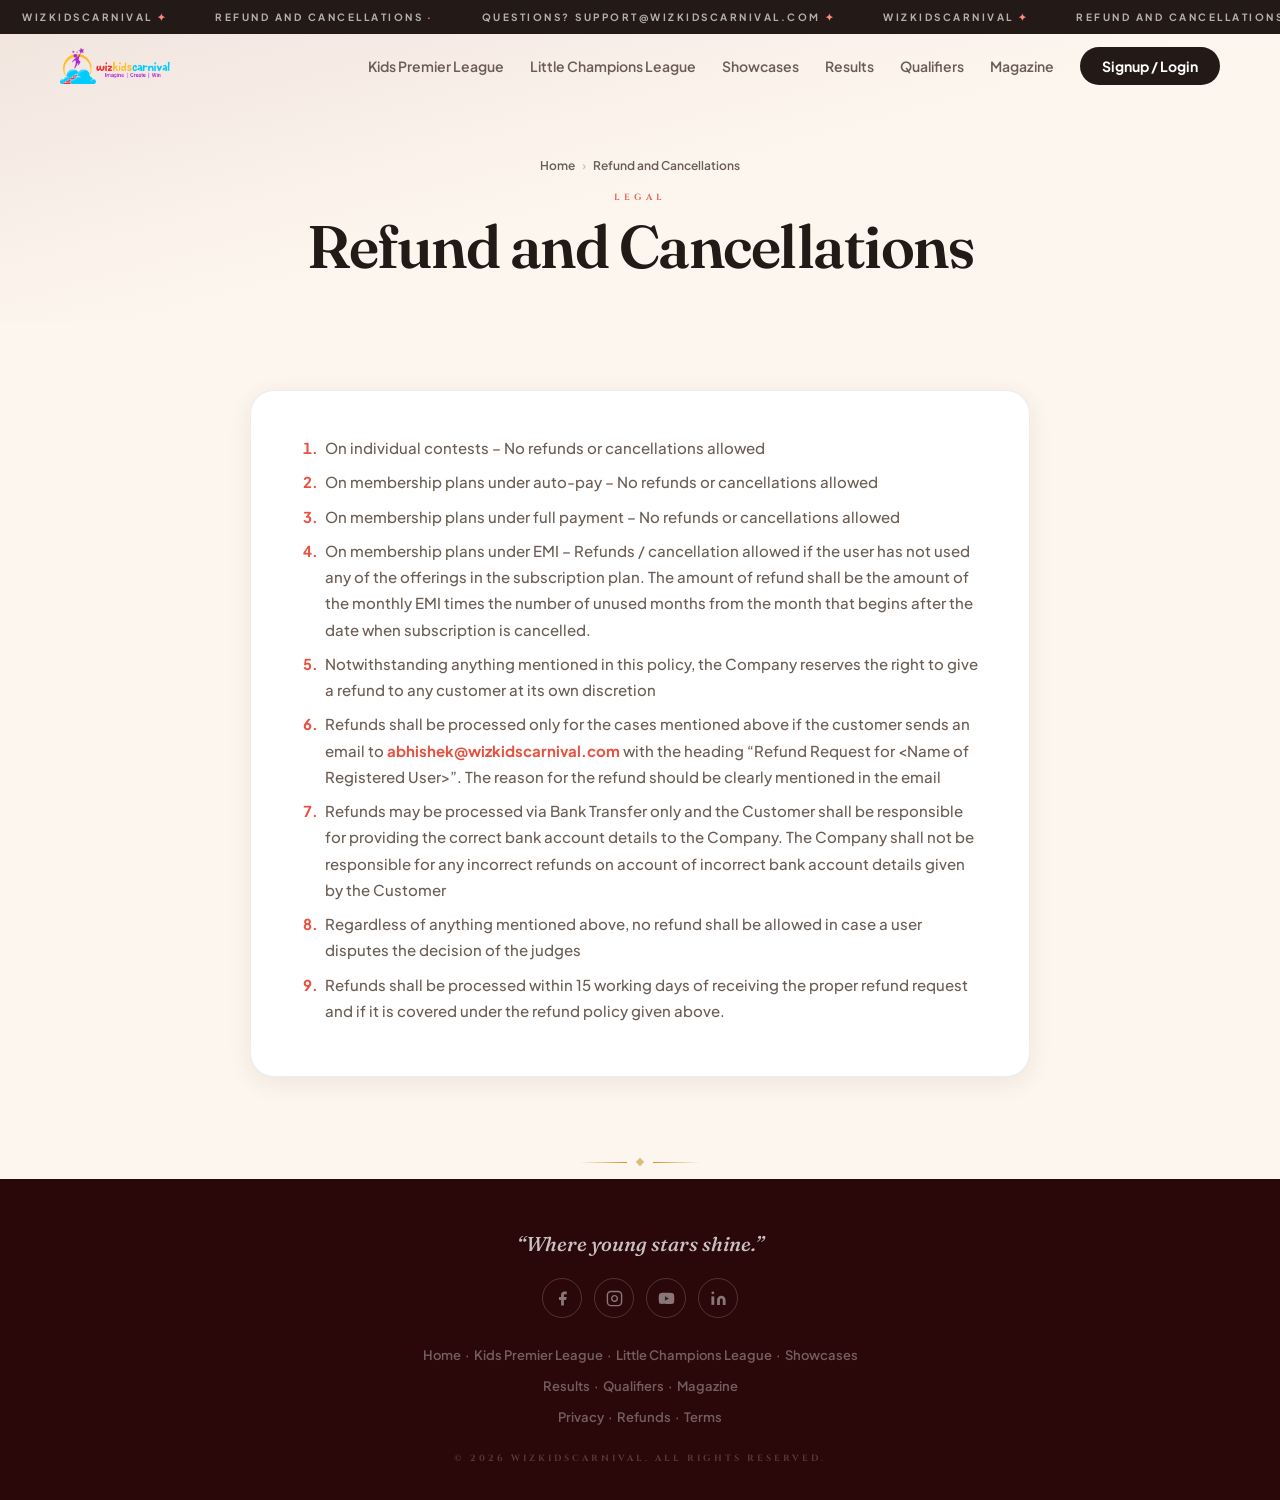
<file: refund-and-cancellations/index.html>
<!DOCTYPE html>
<html lang="en">
<head>
<!-- Google tag (gtag.js) -->
<script async src="https://www.googletagmanager.com/gtag/js?id=G-ZNTHNZS9GH"></script>
<script>
  window.dataLayer = window.dataLayer || [];
  function gtag(){dataLayer.push(arguments);}
  gtag('js', new Date());

  gtag('config', 'G-ZNTHNZS9GH');
</script>
<meta charset="UTF-8">
<meta name="viewport" content="width=device-width,initial-scale=1">
<title>Refund and Cancellations | WizKidsCarnival</title>
<meta name="description" content="WizKidsCarnival refund and cancellation policy for contests and membership plans." />
<link rel="canonical" href="https://www.wizkidscarnival.com/refund-and-cancellations/" />
<link rel="icon" type="image/png" href="../logos/wkc-icon.png">
<link rel="apple-touch-icon" href="../logos/wkc-icon.png">
<meta property="og:type" content="website" />
<meta property="og:url" content="https://www.wizkidscarnival.com/refund-and-cancellations/" />
<meta property="og:title" content="Refund and Cancellations | WizKidsCarnival" />
<meta property="og:description" content="WizKidsCarnival refund and cancellation policy for contests and membership plans." />
<meta property="og:site_name" content="WizKidsCarnival" />
<link rel="preconnect" href="https://fonts.googleapis.com">
<link rel="preconnect" href="https://fonts.gstatic.com" crossorigin>
<link href="https://fonts.googleapis.com/css2?family=Fraunces:ital,opsz,wght@0,9..144,400;0,9..144,600;0,9..144,700;1,9..144,500;1,9..144,600&family=Plus+Jakarta+Sans:wght@400;500;600;700;800&family=Cinzel:wght@700&display=swap" rel="stylesheet">
<link rel="stylesheet" href="../assets/wkc.css?v=2026-11-21f">
</head>
<body>

<!-- Ticker -->
<div class="ticker" aria-hidden="true">
  <div class="ttrack" id="ttrack">
    <span class="ti">WizKidsCarnival<span class="dot">&#x2726;</span></span>
    <span class="ti">Refund and Cancellations<span class="dot">&#x00B7;</span></span>
    <span class="ti">Questions? support@wizkidscarnival.com<span class="dot">&#x2726;</span></span>
  </div>
</div>

<!-- Nav overlay -->
<div class="nav-overlay" id="navOverlay" role="dialog" aria-modal="true" aria-label="Navigation menu">
  <button class="nav-close" id="navClose">&#x2715; Close</button>
  <nav class="nav-links">
    <a href="../kpl/" class="ol">Kids Premier League</a>
    <a href="../lcl/" class="ol">Little Champions League</a>
    <a href="https://showcases.wizkidscarnival.com/" class="ol">Showcases</a>
    <a href="../results/" class="ol">Results</a>
    <a href="../qualifiers/" class="ol">Qualifiers</a>
    <a href="../magazines/" class="ol">Magazine</a>
    <a href="https://app.wizkidscarnival.com/authentication?utm_source=main-site&utm_medium=nav-overlay&utm_campaign=legal" class="ol nav-apply">Signup / Login</a>
  </nav>
</div>

<header class="nav" id="nav">
  <div class="nav-inner">
    <a href="../" class="nav-logo" data-nav="logo"><img src="../logos/wkc-logo.png" alt="WizKidsCarnival" height="36"></a>
    <nav class="nav-desk" aria-label="Primary navigation">
      <a href="../kpl/" data-nav="kpl">Kids Premier League</a>
      <a href="../lcl/" data-nav="lcl">Little Champions League</a>
      <a href="https://showcases.wizkidscarnival.com/" data-nav="showcases">Showcases</a>
      <a href="../results/" data-nav="results">Results</a>
      <a href="../qualifiers/" data-nav="qualifiers">Qualifiers</a>
      <a href="../magazines/" data-nav="magazine">Magazine</a>
      <a href="https://app.wizkidscarnival.com/authentication?utm_source=main-site&utm_medium=nav&utm_campaign=legal" class="nav-cta" data-nav="register">Signup / Login</a>
    </nav>
    <button class="nav-ham" id="navHam" aria-label="Open menu" aria-expanded="false"><span></span><span></span><span></span></button>
  </div>
</header>

<!-- Hero -->
<header class="page-hero page-hero-legal">
  <div class="hero-inner">
    <nav class="breadcrumb" aria-label="Breadcrumb">
      <a href="../">Home</a><span class="bc-sep">&#x203A;</span><span>Refund and Cancellations</span>
    </nav>
    <div class="page-tag">Legal</div>
    <h1>Refund and Cancellations</h1>
  </div>
</header>

<section class="section" aria-label="Refund and Cancellations">
  <article class="legal">
<ol>
<li>On individual contests – No refunds or cancellations allowed
</li>
<li>On membership plans under auto-pay – No refunds or cancellations allowed
</li>
<li>On membership plans under full payment – No refunds or cancellations allowed
</li>
<li>On membership plans under EMI – Refunds / cancellation allowed if the user has not used any of the offerings in the subscription plan. The amount of refund shall be the amount of the monthly EMI times the number of unused months from the month that begins after the date when subscription is cancelled.
</li>
<li>Notwithstanding anything mentioned in this policy, the Company reserves the right to give a refund to any customer at its own discretion
</li>
<li>Refunds shall be processed only for the cases mentioned above if the customer sends an email to <a href="mailto:abhishek@wizkidscarnival.com">abhishek@wizkidscarnival.com</a> with the heading “Refund Request for &lt;Name of Registered User&gt;”. The reason for the refund should be clearly mentioned in the email
</li>
<li>Refunds may be processed via Bank Transfer only and the Customer shall be responsible for providing the correct bank account details to the Company. The Company shall not be responsible for any incorrect refunds on account of incorrect bank account details given by the Customer
</li>
<li>Regardless of anything mentioned above, no refund shall be allowed in case a user disputes the decision of the judges
</li>
<li>Refunds shall be processed within 15 working days of receiving the proper refund request and if it is covered under the refund policy given above.
</li>
</ol>

  </article>
</section>

<div class="divider"><div class="dl"></div><div class="dg"></div><div class="dl r"></div></div>

<footer class="footer">
  <p class="ftag">&#x201C;Where young stars shine.&#x201D;</p>
  <nav class="fsoc" aria-label="Social media">
    <a href="https://facebook.com/wizkidscarnival" aria-label="Facebook" rel="noopener noreferrer">
      <svg viewBox="0 0 24 24" aria-hidden="true"><path d="M18 2h-3a5 5 0 0 0-5 5v3H7v4h3v8h4v-8h3l1-4h-4V7a1 1 0 0 1 1-1h3z"/></svg>
    </a>
    <a href="https://instagram.com/wizkidscarnival" aria-label="Instagram" rel="noopener noreferrer" class="ig">
      <svg viewBox="0 0 24 24" aria-hidden="true"><rect x="2" y="2" width="20" height="20" rx="5" ry="5"/><path d="M16 11.37A4 4 0 1 1 12.63 8 4 4 0 0 1 16 11.37z"/><line x1="17.5" y1="6.5" x2="17.51" y2="6.5"/></svg>
    </a>
    <a href="https://youtube.com/@wizkidscarnival" aria-label="YouTube" rel="noopener noreferrer">
      <svg viewBox="0 0 24 24" aria-hidden="true"><path d="M22.54 6.42a2.78 2.78 0 0 0-1.95-1.96C18.88 4 12 4 12 4s-6.88 0-8.59.46a2.78 2.78 0 0 0-1.95 1.96A29 29 0 0 0 1 12a29 29 0 0 0 .46 5.58 2.78 2.78 0 0 0 1.95 1.95C5.12 20 12 20 12 20s6.88 0 8.59-.47a2.78 2.78 0 0 0 1.95-1.95A29 29 0 0 0 23 12a29 29 0 0 0-.46-5.58z"/><polygon points="9.75 15.02 15.5 12 9.75 8.98 9.75 15.02" style="fill:rgba(35,26,23,0.9)"/></svg>
    </a>
    <a href="https://linkedin.com/company/wizkidscarnival" aria-label="LinkedIn" rel="noopener noreferrer">
      <svg viewBox="0 0 24 24" aria-hidden="true"><path d="M16 8a6 6 0 0 1 6 6v7h-4v-7a2 2 0 0 0-2-2 2 2 0 0 0-2 2v7h-4v-7a6 6 0 0 1 6-6z"/><rect x="2" y="9" width="4" height="12"/><circle cx="4" cy="4" r="2"/></svg>
    </a>
  </nav>
  <nav class="flinks" aria-label="Footer navigation">
    <a href="../">Home</a> &nbsp;&#x00B7;&nbsp;
    <a href="../kpl/">Kids Premier League</a> &nbsp;&#x00B7;&nbsp;
    <a href="../lcl/">Little Champions League</a> &nbsp;&#x00B7;&nbsp;
    <a href="https://showcases.wizkidscarnival.com/">Showcases</a><br>
    <a href="../results/">Results</a> &nbsp;&#x00B7;&nbsp;
    <a href="../qualifiers/">Qualifiers</a> &nbsp;&#x00B7;&nbsp;
    <a href="../magazines/">Magazine</a><br>
    <a href="../privacy-policy/">Privacy</a> &nbsp;&#x00B7;&nbsp;
    <a href="../refund-and-cancellations/">Refunds</a> &nbsp;&#x00B7;&nbsp;
    <a href="../terms-and-conditions/">Terms</a>
  </nav>
  <div class="fwkc">&#x00A9; 2026 WizKidsCarnival. All rights reserved.</div>
</footer>

<script>window.WKC = { page: 'refund-and-cancellations', program: null };</script>
<script src="../assets/wkc.js?v=2026-11-21b"></script>
</body>
</html>
</file>
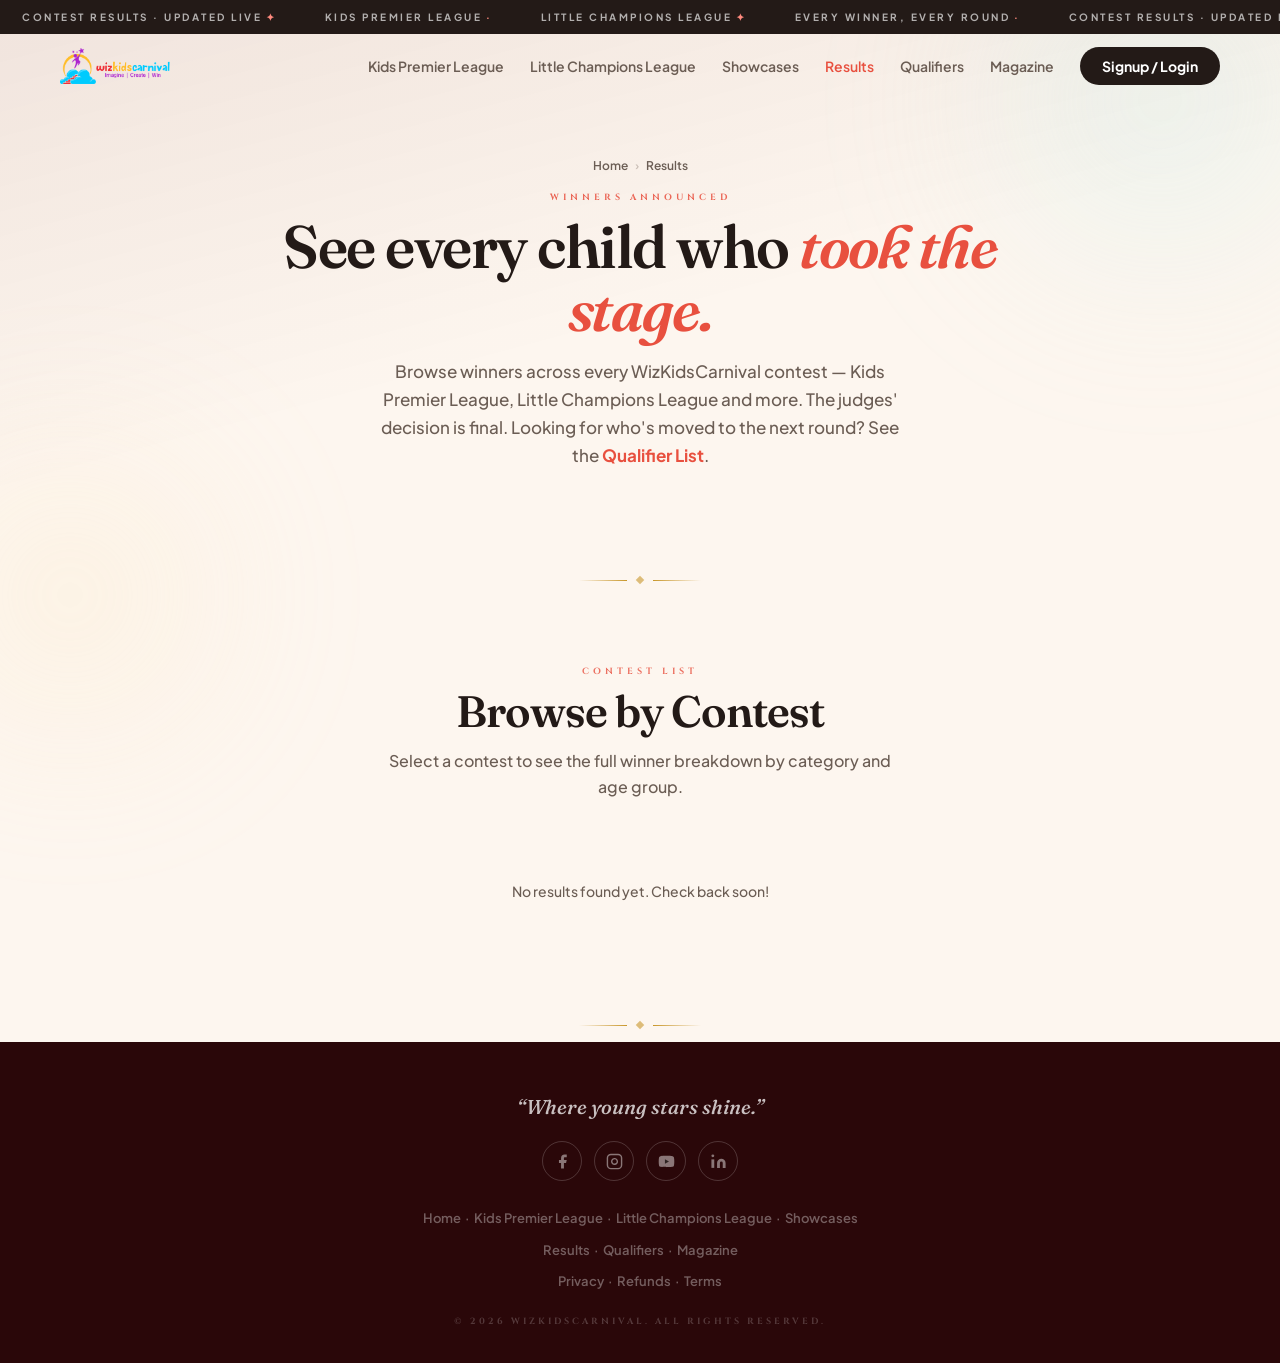
<file: results/index.html>
<!DOCTYPE html>
<html lang="en">
<head>
<!-- Google tag (gtag.js) -->
<script async src="https://www.googletagmanager.com/gtag/js?id=G-ZNTHNZS9GH"></script>
<script>
  window.dataLayer = window.dataLayer || [];
  function gtag(){dataLayer.push(arguments);}
  gtag('js', new Date());

  gtag('config', 'G-ZNTHNZS9GH');
</script>
<meta charset="UTF-8">
<meta name="viewport" content="width=device-width,initial-scale=1">
<title>Contest Results | WizKidsCarnival</title>
<meta name="description" content="See every WizKidsCarnival contest's winners — Kids Premier League, Little Champions League and more. Browse results by contest and category." />
<meta name="keywords" content="WizKidsCarnival results, KPL winners, LCL winners, kids contest results India, talent competition winners" />
<link rel="canonical" href="https://www.wizkidscarnival.com/results/" />
<link rel="icon" type="image/png" href="../logos/wkc-icon.png">
<link rel="apple-touch-icon" href="../logos/wkc-icon.png">
<meta property="og:type" content="website" />
<meta property="og:url" content="https://www.wizkidscarnival.com/results/" />
<meta property="og:title" content="Contest Results | WizKidsCarnival" />
<meta property="og:description" content="See every WizKidsCarnival contest's winners — Kids Premier League, Little Champions League and more." />
<meta property="og:site_name" content="WizKidsCarnival" />
<meta name="twitter:card" content="summary_large_image" />
<meta name="twitter:title" content="Contest Results | WizKidsCarnival" />
<meta name="twitter:description" content="See every WizKidsCarnival contest's winners." />
<script type="application/ld+json">{
  "@context":"https://schema.org",
  "@type":"CollectionPage",
  "name":"WizKidsCarnival Contest Results",
  "breadcrumb":{"@type":"BreadcrumbList","itemListElement":[
    {"@type":"ListItem","position":1,"name":"Home","item":"https://www.wizkidscarnival.com"},
    {"@type":"ListItem","position":2,"name":"Results","item":"https://www.wizkidscarnival.com/results/"}
  ]}
}</script>
<link rel="preconnect" href="https://fonts.googleapis.com">
<link rel="preconnect" href="https://fonts.gstatic.com" crossorigin>
<link href="https://fonts.googleapis.com/css2?family=Fraunces:ital,opsz,wght@0,9..144,400;0,9..144,600;0,9..144,700;1,9..144,500;1,9..144,600&family=Plus+Jakarta+Sans:wght@400;500;600;700;800&family=Cinzel:wght@700&display=swap" rel="stylesheet">
<link rel="stylesheet" href="../assets/wkc.css?v=2026-11-21f">
<style>
/* ── results-only ── */
.blob-1{width:480px;height:480px;background:radial-gradient(circle,#c5eeea,transparent 70%);top:-140px;right:-120px}
.blob-2{width:380px;height:380px;background:radial-gradient(circle,#fde8c0,transparent 70%);bottom:20%;left:-120px}

.res-grid{display:grid;grid-template-columns:1fr;gap:14px}
.res-card{background:var(--card);border:1px solid var(--line);border-radius:20px;padding:22px;box-shadow:var(--shadow);text-align:left;cursor:pointer;transition:transform .2s,box-shadow .2s;font-family:inherit;width:100%}
.res-card:hover{transform:translateY(-3px);box-shadow:var(--shadow-lg)}
.res-card-ttl{font-family:'Fraunces',serif;font-size:18px;font-weight:700;color:var(--ink);letter-spacing:-.2px;margin-bottom:6px}
.res-card-meta{font-size:12.5px;color:var(--ink-soft);font-weight:600}
.res-card-arr{float:right;color:var(--accent);font-weight:800}

.res-empty,.res-loading{text-align:center;padding:40px 20px;color:var(--ink-soft);font-size:14px;font-weight:500}
.res-load-more{display:block;margin:28px auto 0;background:var(--card);border:1px solid var(--line-2);color:var(--ink);font-size:14px;font-weight:700;padding:12px 26px;border-radius:100px;cursor:pointer;font-family:inherit;transition:background .2s}
.res-load-more:hover{background:var(--bg-2)}
.res-load-more[hidden]{display:none}

/* Detail view */
.res-detail{display:none}
.res-detail.open{display:block}
.res-list-wrap.hidden{display:none}
.res-back{display:inline-flex;align-items:center;gap:6px;font-size:13px;font-weight:700;color:var(--accent);text-decoration:none;margin-bottom:22px;background:none;border:none;cursor:pointer;font-family:inherit;padding:0}
.res-back:hover{text-decoration:underline}
.res-detail-ttl{font-family:'Fraunces',serif;font-size:clamp(24px,5vw,34px);font-weight:600;color:var(--ink);letter-spacing:-.5px;margin-bottom:6px}
.res-detail-date{font-size:13px;color:var(--ink-soft);font-weight:600;margin-bottom:30px}

.contest-block{border:1px solid var(--line);border-radius:20px;padding:22px;margin-bottom:16px;background:var(--card);box-shadow:var(--shadow)}
.contest-ttl{font-family:'Fraunces',serif;font-size:17px;font-weight:700;color:var(--ink);margin-bottom:14px}
.age-group{padding:12px 0;border-top:1px solid var(--line)}
.age-group:first-of-type{border-top:none;padding-top:0}
.age-group-lbl{font-size:11px;font-weight:800;letter-spacing:1.5px;text-transform:uppercase;color:var(--accent);margin-bottom:10px}
.place-row{display:flex;align-items:baseline;gap:10px;padding:5px 0;font-size:14px}
.place-medal{width:22px;flex-shrink:0;text-align:center}
.place-names{color:var(--ink);font-weight:600}
.place-cat{font-size:11px;font-weight:700;letter-spacing:1px;text-transform:uppercase;color:var(--ink-light);margin-top:2px;flex-shrink:0}

@media(min-width:700px){
  .res-grid{grid-template-columns:repeat(2,1fr)}
}
</style>
</head>
<body>

<div class="blob blob-1" aria-hidden="true"></div>
<div class="blob blob-2" aria-hidden="true"></div>

<!-- Ticker -->
<div class="ticker" aria-hidden="true">
  <div class="ttrack" id="ttrack">
    <span class="ti">Contest Results &#x00B7; Updated Live<span class="dot">&#x2726;</span></span>
    <span class="ti">Kids Premier League<span class="dot">&#x00B7;</span></span>
    <span class="ti">Little Champions League<span class="dot">&#x2726;</span></span>
    <span class="ti">Every Winner, Every Round<span class="dot">&#x00B7;</span></span>
  </div>
</div>

<!-- Nav overlay -->
<div class="nav-overlay" id="navOverlay" role="dialog" aria-modal="true" aria-label="Navigation menu">
  <button class="nav-close" id="navClose">&#x2715; Close</button>
  <nav class="nav-links">
    <a href="../kpl/" class="ol">Kids Premier League</a>
    <a href="../lcl/" class="ol">Little Champions League</a>
    <a href="https://showcases.wizkidscarnival.com/" class="ol">Showcases</a>
    <a href="../results/" class="ol">Results</a>
    <a href="../qualifiers/" class="ol">Qualifiers</a>
    <a href="../magazines/" class="ol">Magazine</a>
    <a href="https://app.wizkidscarnival.com/authentication?utm_source=main-site&utm_medium=nav-overlay&utm_campaign=results" class="ol nav-apply">Signup / Login</a>
  </nav>
</div>

<header class="nav" id="nav">
  <div class="nav-inner">
    <a href="../" class="nav-logo" data-nav="logo"><img src="../logos/wkc-logo.png" alt="WizKidsCarnival" height="36"></a>
    <nav class="nav-desk" aria-label="Primary navigation">
      <a href="../kpl/" data-nav="kpl">Kids Premier League</a>
      <a href="../lcl/" data-nav="lcl">Little Champions League</a>
      <a href="https://showcases.wizkidscarnival.com/" data-nav="showcases">Showcases</a>
      <a href="../results/" class="active" data-nav="results">Results</a>
      <a href="../qualifiers/" data-nav="qualifiers">Qualifiers</a>
      <a href="../magazines/" data-nav="magazine">Magazine</a>
      <a href="https://app.wizkidscarnival.com/authentication?utm_source=main-site&utm_medium=nav&utm_campaign=results" class="nav-cta" data-nav="register">Signup / Login</a>
    </nav>
    <button class="nav-ham" id="navHam" aria-label="Open menu" aria-expanded="false"><span></span><span></span><span></span></button>
  </div>
</header>

<!-- Hero -->
<header class="page-hero">
  <div class="hero-inner">
    <nav class="breadcrumb" aria-label="Breadcrumb">
      <a href="../">Home</a><span class="bc-sep">&#x203A;</span><span>Results</span>
    </nav>
    <div class="page-tag">Winners Announced</div>
    <h1>See every child who <em>took the stage.</em></h1>
    <p class="sub">Browse winners across every WizKidsCarnival contest — Kids Premier League, Little Champions League and more. The judges' decision is final. Looking for who's moved to the next round? See the <a href="../qualifiers/">Qualifier List</a>.</p>
  </div>
</header>

<div class="divider"><div class="dl"></div><div class="dg"></div><div class="dl r"></div></div>

<!-- Results -->
<section class="section" aria-labelledby="res-ttl">

  <div class="res-list-wrap" id="resListWrap">
    <div class="sec-lbl">Contest List</div>
    <h2 class="sec-ttl" id="res-ttl">Browse by Contest</h2>
    <p class="sec-sub">Select a contest to see the full winner breakdown by category and age group.</p>
    <div class="res-grid" id="resGrid"></div>
    <div class="res-loading" id="resLoading">Loading results&#x2026;</div>
    <div class="res-empty" id="resEmpty" hidden>No results found yet. Check back soon!</div>
    <button class="res-load-more" id="resLoadMore" hidden>Load more contests</button>
  </div>

  <div class="res-detail" id="resDetail">
    <button class="res-back" id="resBack">&#x2190; All Results</button>
    <h2 class="res-detail-ttl" id="resDetailTtl"></h2>
    <div class="res-detail-date" id="resDetailDate"></div>
    <div id="resDetailBody"></div>
  </div>

</section>

<div class="divider"><div class="dl"></div><div class="dg"></div><div class="dl r"></div></div>

<footer class="footer">
  <p class="ftag">&#x201C;Where young stars shine.&#x201D;</p>
  <nav class="fsoc" aria-label="Social media">
    <a href="https://facebook.com/wizkidscarnival" aria-label="Facebook" rel="noopener noreferrer">
      <svg viewBox="0 0 24 24" aria-hidden="true"><path d="M18 2h-3a5 5 0 0 0-5 5v3H7v4h3v8h4v-8h3l1-4h-4V7a1 1 0 0 1 1-1h3z"/></svg>
    </a>
    <a href="https://instagram.com/wizkidscarnival" aria-label="Instagram" rel="noopener noreferrer" class="ig">
      <svg viewBox="0 0 24 24" aria-hidden="true"><rect x="2" y="2" width="20" height="20" rx="5" ry="5"/><path d="M16 11.37A4 4 0 1 1 12.63 8 4 4 0 0 1 16 11.37z"/><line x1="17.5" y1="6.5" x2="17.51" y2="6.5"/></svg>
    </a>
    <a href="https://youtube.com/@wizkidscarnival" aria-label="YouTube" rel="noopener noreferrer">
      <svg viewBox="0 0 24 24" aria-hidden="true"><path d="M22.54 6.42a2.78 2.78 0 0 0-1.95-1.96C18.88 4 12 4 12 4s-6.88 0-8.59.46a2.78 2.78 0 0 0-1.95 1.96A29 29 0 0 0 1 12a29 29 0 0 0 .46 5.58 2.78 2.78 0 0 0 1.95 1.95C5.12 20 12 20 12 20s6.88 0 8.59-.47a2.78 2.78 0 0 0 1.95-1.95A29 29 0 0 0 23 12a29 29 0 0 0-.46-5.58z"/><polygon points="9.75 15.02 15.5 12 9.75 8.98 9.75 15.02" style="fill:rgba(35,26,23,0.9)"/></svg>
    </a>
    <a href="https://linkedin.com/company/wizkidscarnival" aria-label="LinkedIn" rel="noopener noreferrer">
      <svg viewBox="0 0 24 24" aria-hidden="true"><path d="M16 8a6 6 0 0 1 6 6v7h-4v-7a2 2 0 0 0-2-2 2 2 0 0 0-2 2v7h-4v-7a6 6 0 0 1 6-6z"/><rect x="2" y="9" width="4" height="12"/><circle cx="4" cy="4" r="2"/></svg>
    </a>
  </nav>
  <nav class="flinks" aria-label="Footer navigation">
    <a href="../">Home</a> &nbsp;&#x00B7;&nbsp;
    <a href="../kpl/">Kids Premier League</a> &nbsp;&#x00B7;&nbsp;
    <a href="../lcl/">Little Champions League</a> &nbsp;&#x00B7;&nbsp;
    <a href="https://showcases.wizkidscarnival.com/">Showcases</a><br>
    <a href="../results/">Results</a> &nbsp;&#x00B7;&nbsp;
    <a href="../qualifiers/">Qualifiers</a> &nbsp;&#x00B7;&nbsp;
    <a href="../magazines/">Magazine</a><br>
    <a href="../privacy-policy/">Privacy</a> &nbsp;&#x00B7;&nbsp;
    <a href="../refund-and-cancellations/">Refunds</a> &nbsp;&#x00B7;&nbsp;
    <a href="../terms-and-conditions/">Terms</a>
  </nav>
  <div class="fwkc">&#x00A9; 2026 WizKidsCarnival. All rights reserved.</div>
</footer>


<script>window.WKC = { page: 'results', program: null };</script>
<script src="../assets/wkc.js?v=2026-11-21b"></script>
<script>
(function () {
  'use strict';

  var API = 'https://api.wizkidscarnival.com';
  var PAGE_SIZE = 10;
  var nextUrl = API + '/contest/result-list?page=1&page_size=' + PAGE_SIZE;
  var cache = {}; // result_unique_id -> list item, for back-nav title reuse

  var grid      = document.getElementById('resGrid');
  var loading   = document.getElementById('resLoading');
  var empty     = document.getElementById('resEmpty');
  var loadMore  = document.getElementById('resLoadMore');
  var listWrap  = document.getElementById('resListWrap');
  var detail    = document.getElementById('resDetail');
  var detailTtl = document.getElementById('resDetailTtl');
  var detailDt  = document.getElementById('resDetailDate');
  var detailBdy = document.getElementById('resDetailBody');
  var backBtn   = document.getElementById('resBack');

  function esc(s) {
    var d = document.createElement('div');
    d.textContent = s == null ? '' : String(s);
    return d.innerHTML;
  }

  function fmtDate(iso) {
    try {
      return new Date(iso).toLocaleDateString('en-IN', { day: 'numeric', month: 'short', year: 'numeric' });
    } catch (e) { return ''; }
  }

  function renderCard(item) {
    cache[item.result_unique_id] = item;
    var card = document.createElement('button');
    card.type = 'button';
    card.className = 'res-card';
    card.innerHTML =
      '<span class="res-card-arr">&#x2192;</span>' +
      '<div class="res-card-ttl">' + esc(item.title) + '</div>' +
      '<div class="res-card-meta">Published ' + esc(fmtDate(item.created_on)) + '</div>';
    card.addEventListener('click', function () { openDetail(item.result_unique_id); });
    grid.appendChild(card);
  }

  function loadList() {
    if (!nextUrl) { loadMore.hidden = true; return; }
    loading.hidden = false;
    fetch(nextUrl).then(function (r) { return r.json(); }).then(function (json) {
      loading.hidden = true;
      var data = json.data || {};
      var results = (data.results || []).filter(function (r) { return r.is_published !== false; });
      if (grid.children.length === 0 && results.length === 0) {
        empty.hidden = false;
        loadMore.hidden = true;
        return;
      }
      results.forEach(renderCard);
      nextUrl = data.next || null;
      loadMore.hidden = !nextUrl;
    }).catch(function () {
      loading.hidden = true;
      if (grid.children.length === 0) empty.hidden = false;
    });
  }

  loadMore.addEventListener('click', loadList);

  function placeRow(medal, label, names) {
    if (!names || !names.length) return '';
    return '<div class="place-row"><span class="place-medal">' + medal + '</span>' +
      '<span class="place-names">' + esc(names.join(', ')) + '</span></div>';
  }

  function renderDetail(domainId, data) {
    detailTtl.textContent = data.title || domainId;
    detailDt.textContent = data.published_on ? 'Published ' + fmtDate(data.published_on) : '';
    var html = '';
    (data.results || []).forEach(function (entry) {
      var c = entry.contest || {};
      html += '<div class="contest-block"><div class="contest-ttl">' + esc(c.title) + '</div>';
      (entry.age_groups || []).forEach(function (ag) {
        html += '<div class="age-group"><div class="age-group-lbl">' + esc(ag.age_group) + '</div>';
        html += placeRow('&#x1F947;', '1st', ag.first_place);
        html += placeRow('&#x1F948;', '2nd', ag.second_place);
        html += placeRow('&#x1F949;', '3rd', ag.third_place);
        html += placeRow('&#x2B50;', 'Honorable Mention', ag.honorable_mentions);
        html += placeRow('&#x2728;', 'Special Mention', ag.special_mentions);
        html += '</div>';
      });
      html += '</div>';
    });
    detailBdy.innerHTML = html || '<p class="res-empty">Winner details aren’t published for this contest yet.</p>';
  }

  function showDetail() {
    listWrap.classList.add('hidden');
    detail.classList.add('open');
    window.scrollTo({ top: 0, behavior: 'instant' in window ? 'instant' : 'auto' });
  }
  function showList() {
    detail.classList.remove('open');
    listWrap.classList.remove('hidden');
  }

  function openDetail(domainId, pushState) {
    detailTtl.textContent = (cache[domainId] && cache[domainId].title) || 'Loading…';
    detailDt.textContent = '';
    detailBdy.innerHTML = '<div class="res-loading">Loading winners…</div>';
    showDetail();
    if (pushState !== false) history.pushState({ id: domainId }, '', '?id=' + encodeURIComponent(domainId));
    fetch(API + '/contest/result?domain=' + encodeURIComponent(domainId))
      .then(function (r) { return r.json(); })
      .then(function (json) { renderDetail(domainId, (json.data || {})); })
      .catch(function () {
        detailBdy.innerHTML = '<p class="res-empty">Couldn’t load this contest’s results right now. Please try again shortly.</p>';
      });
  }

  backBtn.addEventListener('click', function () {
    showList();
    history.pushState({}, '', location.pathname);
  });

  window.addEventListener('popstate', function () {
    var id = new URLSearchParams(location.search).get('id');
    if (id) openDetail(id, false); else showList();
  });

  // Init
  loadList();
  var initialId = new URLSearchParams(location.search).get('id');
  if (initialId) openDetail(initialId, false);
})();
</script>
</body>
</html>
</file>
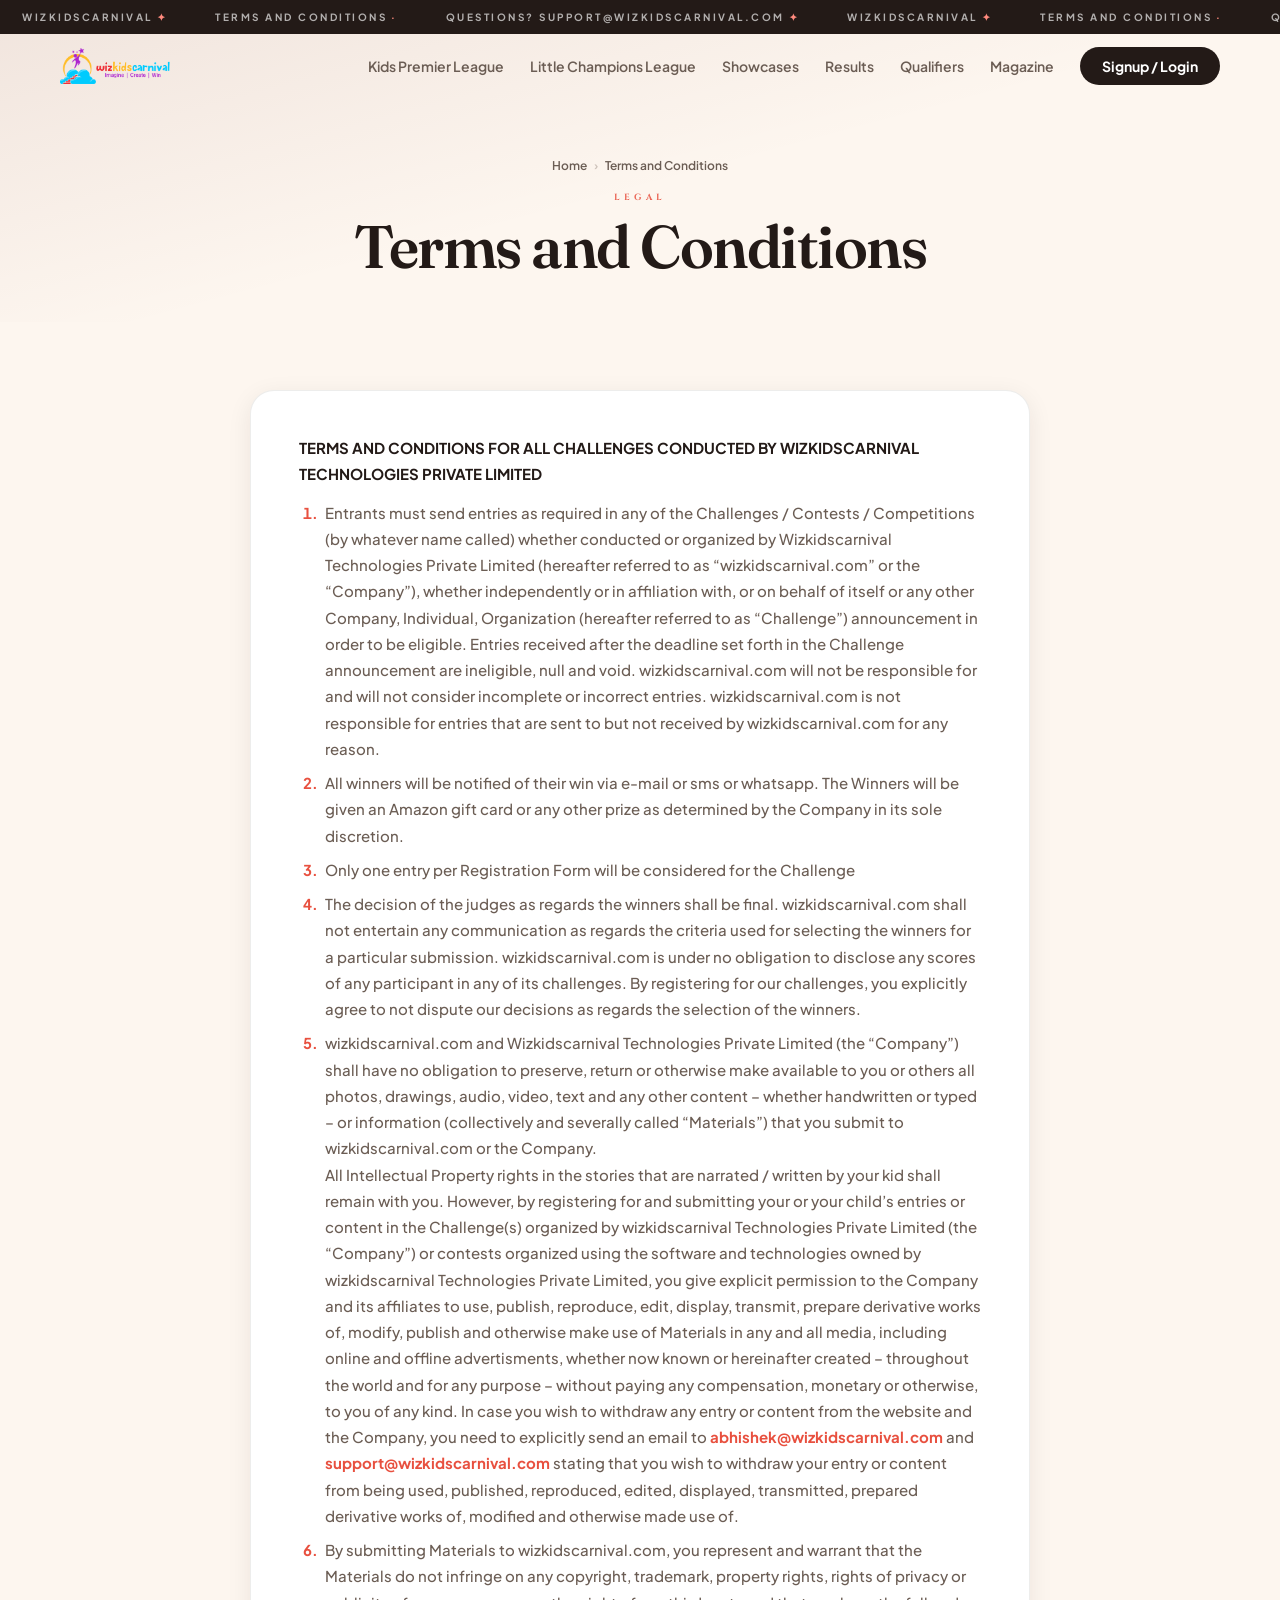
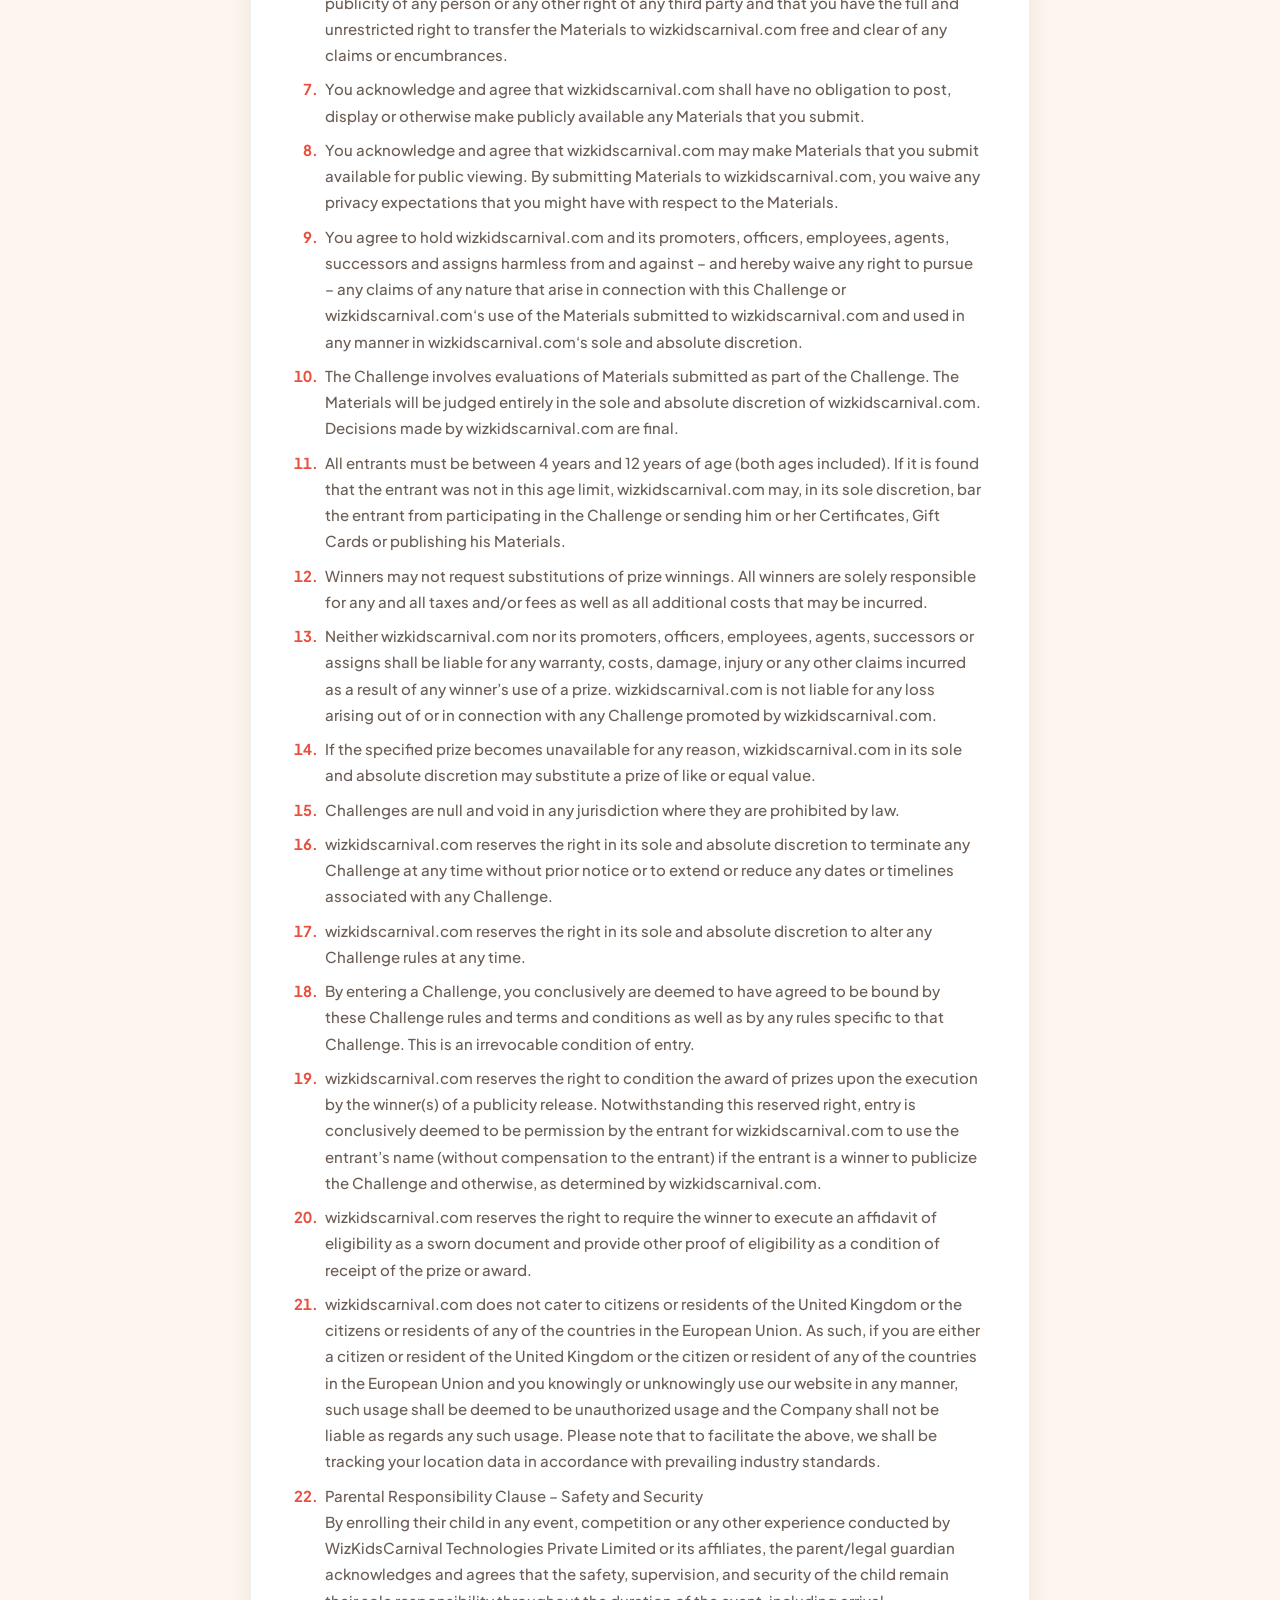
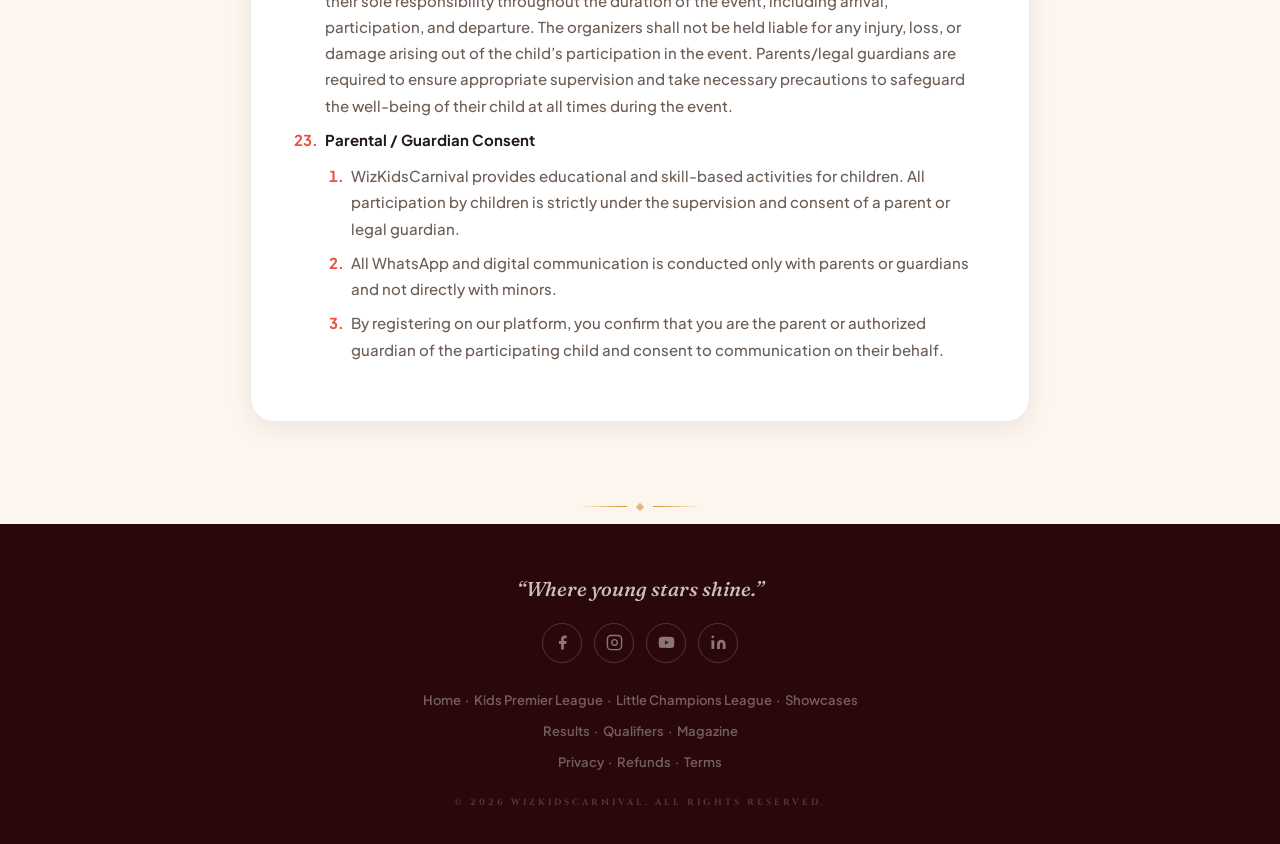
<file: terms-and-conditions/index.html>
<!DOCTYPE html>
<html lang="en">
<head>
<!-- Google tag (gtag.js) -->
<script async src="https://www.googletagmanager.com/gtag/js?id=G-ZNTHNZS9GH"></script>
<script>
  window.dataLayer = window.dataLayer || [];
  function gtag(){dataLayer.push(arguments);}
  gtag('js', new Date());

  gtag('config', 'G-ZNTHNZS9GH');
</script>
<meta charset="UTF-8">
<meta name="viewport" content="width=device-width,initial-scale=1">
<title>Terms and Conditions | WizKidsCarnival</title>
<meta name="description" content="Terms and conditions for all challenges conducted by WizKidsCarnival Technologies Private Limited." />
<link rel="canonical" href="https://www.wizkidscarnival.com/terms-and-conditions/" />
<link rel="icon" type="image/png" href="../logos/wkc-icon.png">
<link rel="apple-touch-icon" href="../logos/wkc-icon.png">
<meta property="og:type" content="website" />
<meta property="og:url" content="https://www.wizkidscarnival.com/terms-and-conditions/" />
<meta property="og:title" content="Terms and Conditions | WizKidsCarnival" />
<meta property="og:description" content="Terms and conditions for all challenges conducted by WizKidsCarnival Technologies Private Limited." />
<meta property="og:site_name" content="WizKidsCarnival" />
<link rel="preconnect" href="https://fonts.googleapis.com">
<link rel="preconnect" href="https://fonts.gstatic.com" crossorigin>
<link href="https://fonts.googleapis.com/css2?family=Fraunces:ital,opsz,wght@0,9..144,400;0,9..144,600;0,9..144,700;1,9..144,500;1,9..144,600&family=Plus+Jakarta+Sans:wght@400;500;600;700;800&family=Cinzel:wght@700&display=swap" rel="stylesheet">
<link rel="stylesheet" href="../assets/wkc.css?v=2026-11-21f">
</head>
<body>

<!-- Ticker -->
<div class="ticker" aria-hidden="true">
  <div class="ttrack" id="ttrack">
    <span class="ti">WizKidsCarnival<span class="dot">&#x2726;</span></span>
    <span class="ti">Terms and Conditions<span class="dot">&#x00B7;</span></span>
    <span class="ti">Questions? support@wizkidscarnival.com<span class="dot">&#x2726;</span></span>
  </div>
</div>

<!-- Nav overlay -->
<div class="nav-overlay" id="navOverlay" role="dialog" aria-modal="true" aria-label="Navigation menu">
  <button class="nav-close" id="navClose">&#x2715; Close</button>
  <nav class="nav-links">
    <a href="../kpl/" class="ol">Kids Premier League</a>
    <a href="../lcl/" class="ol">Little Champions League</a>
    <a href="https://showcases.wizkidscarnival.com/" class="ol">Showcases</a>
    <a href="../results/" class="ol">Results</a>
    <a href="../qualifiers/" class="ol">Qualifiers</a>
    <a href="../magazines/" class="ol">Magazine</a>
    <a href="https://app.wizkidscarnival.com/authentication?utm_source=main-site&utm_medium=nav-overlay&utm_campaign=legal" class="ol nav-apply">Signup / Login</a>
  </nav>
</div>

<header class="nav" id="nav">
  <div class="nav-inner">
    <a href="../" class="nav-logo" data-nav="logo"><img src="../logos/wkc-logo.png" alt="WizKidsCarnival" height="36"></a>
    <nav class="nav-desk" aria-label="Primary navigation">
      <a href="../kpl/" data-nav="kpl">Kids Premier League</a>
      <a href="../lcl/" data-nav="lcl">Little Champions League</a>
      <a href="https://showcases.wizkidscarnival.com/" data-nav="showcases">Showcases</a>
      <a href="../results/" data-nav="results">Results</a>
      <a href="../qualifiers/" data-nav="qualifiers">Qualifiers</a>
      <a href="../magazines/" data-nav="magazine">Magazine</a>
      <a href="https://app.wizkidscarnival.com/authentication?utm_source=main-site&utm_medium=nav&utm_campaign=legal" class="nav-cta" data-nav="register">Signup / Login</a>
    </nav>
    <button class="nav-ham" id="navHam" aria-label="Open menu" aria-expanded="false"><span></span><span></span><span></span></button>
  </div>
</header>

<!-- Hero -->
<header class="page-hero page-hero-legal">
  <div class="hero-inner">
    <nav class="breadcrumb" aria-label="Breadcrumb">
      <a href="../">Home</a><span class="bc-sep">&#x203A;</span><span>Terms and Conditions</span>
    </nav>
    <div class="page-tag">Legal</div>
    <h1>Terms and Conditions</h1>
  </div>
</header>

<section class="section" aria-label="Terms and Conditions">
  <article class="legal">
<p><strong>TERMS AND CONDITIONS FOR ALL CHALLENGES CONDUCTED BY WIZKIDSCARNIVAL TECHNOLOGIES PRIVATE LIMITED</strong>
</p>
<ol type="1">
<li>Entrants must send entries as required in any of the Challenges / Contests / Competitions (by whatever name called) whether conducted or organized by Wizkidscarnival Technologies Private Limited (hereafter referred to as “wizkidscarnival.com” or the “Company”), whether independently or in affiliation with, or on behalf of itself or any other Company, Individual, Organization (hereafter referred to as “Challenge”) announcement in order to be eligible. Entries received after the deadline set forth in the Challenge announcement are ineligible, null and void. wizkidscarnival.com will not be responsible for and will not consider incomplete or incorrect entries. wizkidscarnival.com is not responsible for entries that are sent to but not received by wizkidscarnival.com for any reason.
</li>
<li>All winners will be notified of their win via e-mail or sms or whatsapp. The Winners will be given an Amazon gift card or any other prize as determined by the Company in its sole discretion.
</li>
<li>Only one entry per Registration Form will be considered for the Challenge
</li>
<li>The decision of the judges as regards the winners shall be final. wizkidscarnival.com shall not entertain any communication as regards the criteria used for selecting the winners for a particular submission. wizkidscarnival.com is under no obligation to disclose any scores of any participant in any of its challenges. By registering for our challenges, you explicitly agree to not dispute our decisions as regards the selection of the winners.
</li>
<li>wizkidscarnival.com and Wizkidscarnival Technologies Private Limited (the “Company”) shall have no obligation to preserve, return or otherwise make available to you or others all photos, drawings, audio, video, text and any other content – whether handwritten or typed – or information (collectively and severally called “Materials”) that you submit to wizkidscarnival.com or the Company.<br> All Intellectual Property rights in the stories that are narrated / written by your kid shall remain with you. However, by registering for and submitting your or your child’s entries or content in the Challenge(s) organized by wizkidscarnival Technologies Private Limited (the “Company”) or contests organized using the software and technologies owned by wizkidscarnival Technologies Private Limited, you give explicit permission to the Company and its affiliates to use, publish, reproduce, edit, display, transmit, prepare derivative works of, modify, publish and otherwise make use of Materials in any and all media, including online and offline advertisments, whether now known or hereinafter created – throughout the world and for any purpose – without paying any compensation, monetary or otherwise, to you of any kind. In case you wish to withdraw any entry or content from the website and the Company, you need to explicitly send an email to <a href="mailto:abhishek@wizkidscarnival.com">abhishek@wizkidscarnival.com</a> and <a href="mailto:support@wizkidscarnival.com">support@wizkidscarnival.com</a> stating that you wish to withdraw your entry or content from being used, published, reproduced, edited, displayed, transmitted, prepared derivative works of, modified and otherwise made use of.
</li>
<li>By submitting Materials to wizkidscarnival.com, you represent and warrant that the Materials do not infringe on any copyright, trademark, property rights, rights of privacy or publicity of any person or any other right of any third party and that you have the full and unrestricted right to transfer the Materials to wizkidscarnival.com free and clear of any claims or encumbrances.
</li>
<li>You acknowledge and agree that wizkidscarnival.com shall have no obligation to post, display or otherwise make publicly available any Materials that you submit.
</li>
<li>You acknowledge and agree that wizkidscarnival.com may make Materials that you submit available for public viewing. By submitting Materials to wizkidscarnival.com, you waive any privacy expectations that you might have with respect to the Materials.
</li>
<li>You agree to hold wizkidscarnival.com and its promoters, officers, employees, agents, successors and assigns harmless from and against – and hereby waive any right to pursue – any claims of any nature that arise in connection with this Challenge or wizkidscarnival.com‘s use of the Materials submitted to wizkidscarnival.com and used in any manner in wizkidscarnival.com‘s sole and absolute discretion.
</li>
<li>The Challenge involves evaluations of Materials submitted as part of the Challenge. The Materials will be judged entirely in the sole and absolute discretion of wizkidscarnival.com. Decisions made by wizkidscarnival.com are final.
</li>
<li>All entrants must be between 4 years and 12 years of age (both ages included). If it is found that the entrant was not in this age limit, wizkidscarnival.com may, in its sole discretion, bar the entrant from participating in the Challenge or sending him or her Certificates, Gift Cards or publishing his Materials.
</li>
<li>Winners may not request substitutions of prize winnings. All winners are solely responsible for any and all taxes and/or fees as well as all additional costs that may be incurred.
</li>
<li>Neither wizkidscarnival.com nor its promoters, officers, employees, agents, successors or assigns shall be liable for any warranty, costs, damage, injury or any other claims incurred as a result of any winner’s use of a prize. wizkidscarnival.com is not liable for any loss arising out of or in connection with any Challenge promoted by wizkidscarnival.com.
</li>
<li>If the specified prize becomes unavailable for any reason, wizkidscarnival.com in its sole and absolute discretion may substitute a prize of like or equal value.
</li>
<li>Challenges are null and void in any jurisdiction where they are prohibited by law.
</li>
<li>wizkidscarnival.com reserves the right in its sole and absolute discretion to terminate any Challenge at any time without prior notice or to extend or reduce any dates or timelines associated with any Challenge.
</li>
<li>wizkidscarnival.com reserves the right in its sole and absolute discretion to alter any Challenge rules at any time.
</li>
<li>By entering a Challenge, you conclusively are deemed to have agreed to be bound by these Challenge rules and terms and conditions as well as by any rules specific to that Challenge. This is an irrevocable condition of entry.
</li>
<li>wizkidscarnival.com reserves the right to condition the award of prizes upon the execution by the winner(s) of a publicity release. Notwithstanding this reserved right, entry is conclusively deemed to be permission by the entrant for wizkidscarnival.com to use the entrant’s name (without compensation to the entrant) if the entrant is a winner to publicize the Challenge and otherwise, as determined by wizkidscarnival.com.
</li>
<li>wizkidscarnival.com reserves the right to require the winner to execute an affidavit of eligibility as a sworn document and provide other proof of eligibility as a condition of receipt of the prize or award.
</li>
<li>wizkidscarnival.com does not cater to citizens or residents of the United Kingdom or the citizens or residents of any of the countries in the European Union. As such, if you are either a citizen or resident of the United Kingdom or the citizen or resident of any of the countries in the European Union and you knowingly or unknowingly use our website in any manner, such usage shall be deemed to be unauthorized usage and the Company shall not be liable as regards any such usage. Please note that to facilitate the above, we shall be tracking your location data in accordance with prevailing industry standards.
</li>
<li>Parental Responsibility Clause – Safety and Security<br> By enrolling their child in any event, competition or any other experience conducted by WizKidsCarnival Technologies Private Limited or its affiliates, the parent/legal guardian acknowledges and agrees that the safety, supervision, and security of the child remain their sole responsibility throughout the duration of the event, including arrival, participation, and departure. The organizers shall not be held liable for any injury, loss, or damage arising out of the child’s participation in the event. Parents/legal guardians are required to ensure appropriate supervision and take necessary precautions to safeguard the well-being of their child at all times during the event.
</li>
<li><strong>Parental / Guardian Consent</strong>
<ol type="1">
<li>WizKidsCarnival provides educational and skill-based activities for children. All participation by children is strictly under the supervision and consent of a parent or legal guardian.
</li>
<li>All WhatsApp and digital communication is conducted only with parents or guardians and not directly with minors.
</li>
<li>⁠By registering on our platform, you confirm that you are the parent or authorized guardian of the participating child and consent to communication on their behalf.
</li>
</ol>
</li>
</ol>
  </article>
</section>

<div class="divider"><div class="dl"></div><div class="dg"></div><div class="dl r"></div></div>

<footer class="footer">
  <p class="ftag">&#x201C;Where young stars shine.&#x201D;</p>
  <nav class="fsoc" aria-label="Social media">
    <a href="https://facebook.com/wizkidscarnival" aria-label="Facebook" rel="noopener noreferrer">
      <svg viewBox="0 0 24 24" aria-hidden="true"><path d="M18 2h-3a5 5 0 0 0-5 5v3H7v4h3v8h4v-8h3l1-4h-4V7a1 1 0 0 1 1-1h3z"/></svg>
    </a>
    <a href="https://instagram.com/wizkidscarnival" aria-label="Instagram" rel="noopener noreferrer" class="ig">
      <svg viewBox="0 0 24 24" aria-hidden="true"><rect x="2" y="2" width="20" height="20" rx="5" ry="5"/><path d="M16 11.37A4 4 0 1 1 12.63 8 4 4 0 0 1 16 11.37z"/><line x1="17.5" y1="6.5" x2="17.51" y2="6.5"/></svg>
    </a>
    <a href="https://youtube.com/@wizkidscarnival" aria-label="YouTube" rel="noopener noreferrer">
      <svg viewBox="0 0 24 24" aria-hidden="true"><path d="M22.54 6.42a2.78 2.78 0 0 0-1.95-1.96C18.88 4 12 4 12 4s-6.88 0-8.59.46a2.78 2.78 0 0 0-1.95 1.96A29 29 0 0 0 1 12a29 29 0 0 0 .46 5.58 2.78 2.78 0 0 0 1.95 1.95C5.12 20 12 20 12 20s6.88 0 8.59-.47a2.78 2.78 0 0 0 1.95-1.95A29 29 0 0 0 23 12a29 29 0 0 0-.46-5.58z"/><polygon points="9.75 15.02 15.5 12 9.75 8.98 9.75 15.02" style="fill:rgba(35,26,23,0.9)"/></svg>
    </a>
    <a href="https://linkedin.com/company/wizkidscarnival" aria-label="LinkedIn" rel="noopener noreferrer">
      <svg viewBox="0 0 24 24" aria-hidden="true"><path d="M16 8a6 6 0 0 1 6 6v7h-4v-7a2 2 0 0 0-2-2 2 2 0 0 0-2 2v7h-4v-7a6 6 0 0 1 6-6z"/><rect x="2" y="9" width="4" height="12"/><circle cx="4" cy="4" r="2"/></svg>
    </a>
  </nav>
  <nav class="flinks" aria-label="Footer navigation">
    <a href="../">Home</a> &nbsp;&#x00B7;&nbsp;
    <a href="../kpl/">Kids Premier League</a> &nbsp;&#x00B7;&nbsp;
    <a href="../lcl/">Little Champions League</a> &nbsp;&#x00B7;&nbsp;
    <a href="https://showcases.wizkidscarnival.com/">Showcases</a><br>
    <a href="../results/">Results</a> &nbsp;&#x00B7;&nbsp;
    <a href="../qualifiers/">Qualifiers</a> &nbsp;&#x00B7;&nbsp;
    <a href="../magazines/">Magazine</a><br>
    <a href="../privacy-policy/">Privacy</a> &nbsp;&#x00B7;&nbsp;
    <a href="../refund-and-cancellations/">Refunds</a> &nbsp;&#x00B7;&nbsp;
    <a href="../terms-and-conditions/">Terms</a>
  </nav>
  <div class="fwkc">&#x00A9; 2026 WizKidsCarnival. All rights reserved.</div>
</footer>

<script>window.WKC = { page: 'terms-and-conditions', program: null };</script>
<script src="../assets/wkc.js?v=2026-11-21b"></script>
</body>
</html>
</file>
<file: assets/wkc.css>
/* ============================================================
   WizKidsCarnival — shared stylesheet
   Loaded by index.html, kpl/index.html, lcl/index.html.
   Page-specific rules stay in a small inline <style> per page.

   Cache: referenced as wkc.css?v=YYYY-MM-DD. Bump the query in the
   SAME commit as any change here — GitHub Pages caches assets hard,
   and a stale CSS paired with new HTML is the failure mode.
   ============================================================ */

:root{
  --bg:#fdf6ef;--bg-2:#f5ebe0;
  --ink:#231a17;--ink-soft:#6b5d54;--ink-light:#9e8f86;
  --coral:#e8503f;--coral-l:#ff6b5e;
  --teal:#0f9b8e;--teal-d:#0a766b;
  --gold:#c8962a;--gold-l:#e0aa3a;
  --card:#ffffff;
  --line:rgba(35,26,23,0.08);--line-2:rgba(35,26,23,0.14);
  --shadow:0 6px 24px rgba(35,26,23,0.08);
  --shadow-lg:0 16px 48px rgba(35,26,23,0.13);
  --ticker-h:34px;--nav-h:64px;

  /* ── Carnival accent layer — VALID ON DARK BANDS ONLY ──
     Used by the hero booths and the closing CTA/footer. Do not use
     these on the cream body; the --on-carnival-* text colours are
     contrast-checked against --carnival, not against --bg. */
  --carnival:#3a0a10;          /* deep maroon                        */
  --carnival-l:#5a0e14;        /* gradient partner                   */
  --carnival-d:#2a0709;        /* footer maroon                      */
  --carnival-red:#b01b2e;      /* tent stripe + eyebrow              */
  --carnival-gold:#e4b34c;     /* NOT --gold — see note below        */
  --carnival-gold-l:#ffe1a6;   /* highlight                          */
  --on-carnival:#fbefd6;       /* body text on maroon      8.8:1     */
  --on-carnival-soft:#e7c9cd;  /* secondary on maroon      7.1:1     */
  --on-carnival-dim:#c98b93;   /* tertiary on maroon       6.2:1     */

  /* Two golds is DELIBERATE, not an oversight. --carnival-gold on
     maroon measures 8.8:1; --gold (#c8962a) measures 6.4:1. Both pass
     AA — the brighter gold is a vibrancy choice for the carnival
     bands. Where the two would meet (the hero→divider seam) the
     divider uses --carnival-gold so they don't read as a mistake. */

  --booth-min-h:150px;

  /* Per-program accent. Overridden by [data-program] below so the
     LCL page re-skins with one attribute instead of forking 22 rules.
     --accent-wash / --accent-shadow are pre-mixed rgba() of the same
     hue: var() can't be interpolated inside rgba(), so they travel
     with the accent rather than being derived from it. */
  --accent:var(--coral);
  --accent-l:var(--coral-l);
  --accent-wash:rgba(232,80,63,0.10);
  --accent-shadow:0 8px 24px rgba(232,80,63,0.32);
}

[data-program="kpl"]{
  --accent:var(--coral);--accent-l:var(--coral-l);
  --accent-wash:rgba(232,80,63,0.10);
  --accent-shadow:0 8px 24px rgba(232,80,63,0.32);
}
[data-program="lcl"]{
  --accent:var(--gold);--accent-l:var(--gold-l);
  --accent-wash:rgba(200,150,42,0.10);
  --accent-shadow:0 8px 24px rgba(200,150,42,0.34);
}

*{margin:0;padding:0;box-sizing:border-box;-webkit-tap-highlight-color:transparent}
html{scroll-behavior:smooth}
body{background:var(--bg);color:var(--ink);font-family:'Plus Jakarta Sans',sans-serif;overflow-x:hidden;-webkit-font-smoothing:antialiased}

@media(prefers-reduced-motion:reduce){
  html{scroll-behavior:auto}
  *,*::before,*::after{animation-duration:.01ms !important;animation-iteration-count:1 !important;transition-duration:.01ms !important}
}

/* Blobs */
.blob{position:fixed;border-radius:50%;filter:blur(80px);opacity:.35;z-index:0;pointer-events:none}
.blob-2{width:420px;height:420px;background:radial-gradient(circle,#c5eeea,transparent 70%);top:45%;left:-160px}
.blob-3{width:350px;height:350px;background:radial-gradient(circle,#fde8c0,transparent 70%);bottom:10%;right:-80px}

/* Ticker — seamless: content is doubled in JS; -50% = 1 full original width */
.ticker{position:fixed;top:0;left:0;right:0;z-index:60;background:var(--ink);height:var(--ticker-h);overflow:hidden;display:flex;align-items:center}
.ttrack{display:flex;width:max-content;animation:roll 44s linear infinite;will-change:transform;transform:translateZ(0)}
.ti{padding:0 22px;font-size:10px;font-weight:700;letter-spacing:2.5px;text-transform:uppercase;color:rgba(255,255,255,0.65);white-space:nowrap}
.ti .dot{color:#ff8a7e;margin:0 4px}
@keyframes roll{from{transform:translateX(0)}to{transform:translateX(-50%)}}

/* Nav */
.nav{position:fixed;top:var(--ticker-h);left:0;right:0;z-index:50;height:var(--nav-h);display:flex;align-items:center;padding:0 22px;transition:background .3s,box-shadow .3s,border-color .3s;border-bottom:1px solid transparent}
.nav.scrolled{background:rgba(253,246,239,0.92);backdrop-filter:blur(16px);border-color:var(--line);box-shadow:0 4px 20px rgba(35,26,23,0.05)}
.nav-inner{display:flex;align-items:center;justify-content:space-between;width:100%;max-width:1160px;margin:0 auto}
.nav-logo{text-decoration:none;display:flex;align-items:center}
.nav-logo img{height:36px;width:auto;display:block}
.nav-desk{display:none;align-items:center;gap:26px}
.nav-desk a{font-size:14px;font-weight:600;color:var(--ink-soft);text-decoration:none;transition:color .2s}
.nav-desk a:hover,.nav-desk a.active{color:var(--accent)}
.nav-desk a.nav-cta{background:var(--ink);color:#fff;padding:10px 22px;border-radius:100px;font-weight:700;transition:background .2s}
.nav-desk a.nav-cta:hover{background:var(--coral)}
.nav-ham{background:none;border:1px solid var(--line-2);border-radius:10px;padding:9px 11px;cursor:pointer;display:flex;flex-direction:column;gap:4px}
.nav-ham span{width:18px;height:2px;background:var(--ink);display:block;border-radius:2px}
.nav-overlay{position:fixed;inset:0;z-index:200;background:var(--bg);display:flex;flex-direction:column;align-items:center;justify-content:center;opacity:0;pointer-events:none;transition:opacity .25s}
.nav-overlay.open{opacity:1;pointer-events:all}
.nav-close{position:absolute;top:18px;right:20px;background:none;border:1px solid var(--line-2);border-radius:10px;padding:10px 16px;font-size:14px;color:var(--ink);cursor:pointer;font-family:inherit;font-weight:700}
.nav-links{display:flex;flex-direction:column;align-items:center;gap:26px}
.nav-links a{font-family:'Fraunces',serif;font-size:26px;font-weight:600;color:var(--ink);text-decoration:none;transition:color .2s}
.nav-links a:hover{color:var(--coral)}
.nav-apply{margin-top:8px;background:var(--accent) !important;color:#fff !important;padding:14px 40px;border-radius:100px;font-family:'Plus Jakarta Sans',sans-serif !important;font-size:16px !important;font-weight:800 !important}

/* ══════════════════════════════════════════════════════════
   BOOTH HERO (index) — three carnival tents on deep maroon.
   The page opens dark so the carnival reads as a curtain-raise
   rather than a dark band pasted mid-page; it closes dark again
   at the final CTA so the two form a bookend.
   ══════════════════════════════════════════════════════════ */

/* Nav sits transparently over the maroon until scrolled, so its
   default ink-on-cream colours have to invert while it's up there. */
[data-hero="carnival"] .nav:not(.scrolled) .nav-desk a{color:var(--on-carnival-soft)}
[data-hero="carnival"] .nav:not(.scrolled) .nav-desk a:hover{color:var(--carnival-gold)}
[data-hero="carnival"] .nav:not(.scrolled) .nav-desk a.nav-cta{background:var(--carnival-gold);color:var(--carnival)}
[data-hero="carnival"] .nav:not(.scrolled) .nav-desk a.nav-cta:hover{background:var(--carnival-gold-l)}
[data-hero="carnival"] .nav:not(.scrolled) .nav-ham{border-color:rgba(228,179,76,.45)}
[data-hero="carnival"] .nav:not(.scrolled) .nav-ham span{background:var(--carnival-gold)}

.hero{
  position:relative;z-index:1;
  background:var(--carnival);
  /* Both the ticker and the nav are position:fixed, so neither takes up
     flow space — the hero starts at y=0 and must reserve BOTH heights
     or the nav lands on top of the kicker. Height is otherwise driven
     by content (see .booths below) rather than forced to fill the
     viewport — with no dancer art to anchor it, a forced 100dvh just
     produced dead space inside each tent. */
  padding-top:calc(var(--ticker-h) + var(--nav-h));
  display:flex;flex-direction:column;
  overflow:hidden;
}

.hero-kicker{text-align:center;padding:12px 24px 10px;color:var(--on-carnival)}
.hero-kicker h1{font-family:'Fraunces',serif;font-size:clamp(23px,5.4vw,42px);font-weight:600;line-height:1.08;letter-spacing:-1px}
.hero-kicker h1 em{font-style:italic;color:var(--carnival-gold)}
.hero-kicker p{font-size:12.5px;line-height:1.45;color:var(--on-carnival-dim);max-width:320px;margin:6px auto 0;font-weight:500}

/* ── Featured competitions (hero, above the booths) ── */
.featured{padding:6px 16px 20px;max-width:640px;margin:0 auto;width:100%}
.featured-lbl{display:flex;align-items:center;gap:12px;font-family:'Cinzel',serif;font-size:10px;font-weight:700;letter-spacing:2.5px;text-transform:uppercase;color:var(--carnival-gold);margin-bottom:12px}
.featured-lbl::after{content:'';flex:1;height:1px;background:rgba(228,179,76,.35)}
.featured-row{display:grid;grid-template-columns:repeat(3,minmax(0,1fr));gap:10px}
.feat-card{display:flex;flex-direction:column;background:var(--on-carnival);border-radius:16px;padding:6px;text-decoration:none;color:var(--carnival);box-shadow:0 10px 24px rgba(0,0,0,.28);transition:transform .2s,box-shadow .2s}
.feat-card:hover{transform:translateY(-3px);box-shadow:0 14px 30px rgba(0,0,0,.34)}
.feat-img{width:100%;aspect-ratio:1/1;object-fit:cover;object-position:center 40%;border-radius:11px;display:block;height:auto}
.feat-body{padding:9px 4px 4px;display:flex;flex-direction:column;flex:1}
.feat-ages{font-size:9.5px;font-weight:800;letter-spacing:1.2px;text-transform:uppercase;color:#9a6d72}
/* Two-line slot so "Color Wizards" wrapping doesn't knock the rows out of line */
.feat-name{font-family:'Fraunces',serif;font-size:16px;font-weight:700;line-height:1.08;letter-spacing:-.3px;margin-top:3px;min-height:2.16em}
.feat-price{font-size:11.5px;font-weight:600;color:#6b4a4e;margin:4px 0 10px;line-height:1.3}
.feat-price b{font-weight:800;color:var(--carnival)}
.feat-cta{margin-top:auto;display:flex;align-items:center;justify-content:center;gap:4px;padding:7px 6px;border-radius:100px;background:var(--carnival);color:var(--on-carnival);font-size:12px;font-weight:800;transition:background .2s}
.feat-card:hover .feat-cta{background:var(--carnival-red)}
.feat-quiz{background:var(--carnival-gold)}
.feat-quiz .feat-ages{color:#6b4a1a}
.feat-quiz .feat-price{color:var(--carnival)}
.feat-quiz-art{display:flex;align-items:center;justify-content:center;gap:6px;background:linear-gradient(160deg,rgba(255,255,255,.45),rgba(255,255,255,.15))}
.feat-quiz-art span{display:flex;align-items:center;justify-content:center;width:44px;height:44px;border-radius:50%;background:var(--carnival);color:var(--carnival-gold);font-family:'Fraunces',serif;font-style:italic;font-size:26px;font-weight:700;box-shadow:0 0 0 5px rgba(58,10,16,.12)}
.feat-quiz-art i{font-style:normal;color:var(--carnival);opacity:.55;font-size:11px}
.feat-quiz-art i:last-child{font-size:8px;align-self:flex-start;margin-top:22%}
/* Build It photo: the brick model sits low in the frame */
.feat-card[data-track="featured-build-it"] .feat-img{object-position:center 70%}
@media(min-width:1024px){
  .featured{max-width:1000px;padding:0 24px 28px}
  .feat-card{flex-direction:row;align-items:stretch;gap:14px;padding:10px}
  .feat-img{width:116px;aspect-ratio:1/1;flex-shrink:0}
  .feat-body{padding:2px 4px 2px 0}
  .feat-name{min-height:0;font-size:19px}
  .feat-cta{align-self:flex-start;padding:7px 16px}
}

/* ── All-competitions drifting row (reuses .feat-card) ── */
.comp-row-wrap{max-width:none;padding-left:0;padding-right:0}
.comp-row-wrap .featured-lbl{max-width:640px;margin-left:auto;margin-right:auto;padding:0 16px}
.comp-row{display:flex;gap:10px;overflow-x:auto;padding:4px 16px 14px;scrollbar-width:none;-webkit-overflow-scrolling:touch}
.comp-row::-webkit-scrollbar{display:none}
.comp-row .feat-card{flex:0 0 31%;max-width:180px}
.comp-row .feat-card{min-width:0}
.comp-row .feat-name{font-size:15px;hyphens:auto;-webkit-hyphens:auto;overflow-wrap:break-word}
.comp-carousel{position:relative}
.comp-arrow{position:absolute;top:calc(50% - 7px);transform:translateY(-50%);z-index:2;width:34px;height:34px;border-radius:50%;border:1px solid rgba(228,179,76,.55);background:rgba(58,10,16,.88);color:var(--carnival-gold);font-size:22px;line-height:1;display:flex;align-items:center;justify-content:center;cursor:pointer;padding:0 0 3px;font-family:inherit;box-shadow:0 6px 16px rgba(0,0,0,.35);transition:background .2s}
.comp-arrow:hover{background:var(--carnival-red);color:#fff}
/* Phones: arrows sit in the label line so they never cover a card */
.comp-arrow{top:-36px;transform:none;width:30px;height:30px;font-size:20px;box-shadow:none}
.comp-prev{right:54px}
.comp-next{right:16px}
.comp-row-wrap .featured-lbl{padding-right:100px}
@media(min-width:1024px){
  .comp-arrow{top:calc(50% - 7px);transform:translateY(-50%);width:42px;height:42px;font-size:26px;box-shadow:0 6px 16px rgba(0,0,0,.35)}
  .comp-prev{left:18px;right:auto}
  .comp-next{right:18px}
  .comp-row-wrap .featured-lbl{padding-right:24px}
}
.feat-tile{position:relative;overflow:hidden;display:flex;align-items:center;justify-content:center;background:radial-gradient(circle at 28% 22%,rgba(255,255,255,.75) 0 18%,transparent 46%),linear-gradient(150deg,var(--t1,#f6e6d6) 10%,var(--t2,#d9a066) 100%)}
.feat-tile::before,.feat-tile::after{content:'\2726';position:absolute;color:#fff;opacity:.75;line-height:1}
.feat-tile::before{top:12%;right:14%;font-size:14px}
.feat-tile::after{bottom:30%;left:12%;font-size:9px;opacity:.6}
.tile-ico{display:flex;align-items:center;justify-content:center;width:52%;aspect-ratio:1;border-radius:50%;background:#fff;box-shadow:0 8px 18px rgba(58,10,16,.18),inset 0 0 0 4px rgba(255,255,255,.6);font-size:clamp(22px,6.5vw,32px);line-height:1;margin-bottom:14%}
.tile-tag{position:absolute;left:50%;bottom:8%;transform:translateX(-50%);background:rgba(58,10,16,.78);color:#fff;font-size:8px;font-weight:800;letter-spacing:1.2px;text-transform:uppercase;padding:3px 8px;border-radius:100px;white-space:nowrap}
@media(min-width:1024px){.tile-ico{width:56%;font-size:34px}.tile-tag{font-size:7.5px}}
.quiz-strip{display:flex;align-items:center;justify-content:space-between;gap:12px;max-width:608px;margin:4px auto 0;background:var(--carnival-gold);color:var(--carnival);border-radius:14px;padding:12px 14px;text-decoration:none;box-shadow:0 10px 24px rgba(0,0,0,.28);width:calc(100% - 32px)}
.quiz-strip b{display:block;font-family:'Fraunces',serif;font-size:16px}
.quiz-strip small{font-size:11.5px;font-weight:700}
.quiz-strip-cta{background:var(--carnival);color:var(--on-carnival);border-radius:100px;padding:8px 14px;font-size:12.5px;font-weight:800;white-space:nowrap}
.quiz-strip:hover .quiz-strip-cta{background:var(--carnival-red)}
@media(min-width:1024px){
  .comp-row .feat-card{flex:0 0 340px;max-width:none}
  .comp-row-wrap .featured-lbl{max-width:1000px;padding:0 24px}
  .quiz-strip{max-width:520px}
}

/* ── The three booths ── */
.booths{
  display:grid;gap:0;
  grid-template-areas:"kpl" "show" "lcl";
  grid-template-rows:repeat(3,auto);
}
.booth{
  position:relative;overflow:hidden;
  min-height:var(--booth-min-h);
  /* isolate lets .booth-art sit at z-index:-1 — above the booth's own
     background but behind the copy — without .booth-body needing to be
     positioned, which would otherwise trap the stretched-link overlay. */
  isolation:isolate;
  display:flex;flex-direction:column;justify-content:center;
  color:var(--on-carnival);
}
.booth-show{grid-area:show;background:linear-gradient(180deg,var(--carnival-l),var(--carnival));--booth-accent:var(--carnival-gold)}
.booth-kpl {grid-area:kpl; background:linear-gradient(180deg,#6d1119,var(--carnival-l));--booth-accent:var(--coral-l)}
.booth-lcl {grid-area:lcl; background:linear-gradient(180deg,#7e1220,#5a0e14);--booth-accent:#3fc9ba}

.booth-art{position:absolute;z-index:-1;pointer-events:none;user-select:none}
/* The three ornaments ship in the source file's palette (purple cloud,
   cyan flower, orange sparks) — built for its blue/orange booths. On
   maroon they clash, so they're flattened to cream silhouettes and used
   as soft texture rather than as literal objects. */
.booth-art-a,.booth-art-b,.booth-art-c{filter:brightness(0) invert(1)}
.booth-art-a{right:18px;top:46px;width:40px;opacity:.55;animation:wkcTwinkle 3s ease-in-out infinite}
.booth-art-b{right:-14px;bottom:-10px;width:150px;opacity:.09;animation:wkcFloat 6s ease-in-out infinite}
.booth-art-c{right:-10px;bottom:-6px;width:120px;opacity:.11;animation:wkcFloat 5s ease-in-out infinite}
@keyframes wkcFloat{0%,100%{transform:translateY(0)}50%{transform:translateY(-7px)}}
@keyframes wkcTwinkle{0%,100%{opacity:.35;transform:scale(.85)}50%{opacity:1;transform:scale(1.1)}}

.booth-body{padding:26px 16px 26px 19px;max-width:76%;border-left:3px solid var(--booth-accent);margin-left:16px}
.booth-eyebrow{display:inline-flex;align-items:center;gap:6px;font-size:8.5px;letter-spacing:1.8px;text-transform:uppercase;font-weight:800;color:var(--carnival);background:var(--booth-accent);padding:3px 8px;border-radius:20px}
.booth-ttl{font-family:'Fraunces',serif;font-size:clamp(20px,5.2vw,30px);font-weight:600;line-height:1.02;letter-spacing:-.5px;margin-top:6px;color:#fff}
.booth-acr{font-family:'Cinzel',serif;font-size:8.5px;font-weight:700;letter-spacing:2.2px;text-transform:uppercase;color:var(--booth-accent);opacity:.9;margin-top:3px}
.booth-desc{font-size:11.5px;color:var(--on-carnival-soft);margin-top:6px;line-height:1.4;font-weight:500}
.booth-cta{display:inline-flex;align-items:center;gap:7px;margin-top:9px;font-size:12px;font-weight:800;color:var(--carnival);background:var(--on-carnival);padding:8px 14px;border-radius:22px;text-decoration:none;transition:gap .18s,background .2s}
.booth-cta:hover{gap:12px;background:#fff}
/* Stretched link — anchored to .booth, so the whole tent is clickable
   while the accessible name stays just the CTA's own label. */
.booth-cta::after{content:'';position:absolute;inset:0}
.booth:hover .booth-cta{gap:12px;background:#fff}
.booth-cta:focus-visible{outline:3px solid var(--carnival-gold);outline-offset:3px}

/* Cream scallop — the page hangs down into the maroon. This is the
   detail that makes the two designs read as one artifact. */
.hero-scallop{
  height:20px;margin-top:-1px;
  background:radial-gradient(circle 20px at 50% 100%,var(--bg) 0 19.5px,transparent 20px) repeat-x;
  background-size:40px 20px;
}

@media(min-width:640px){
  .booths{
    grid-template-areas:"kpl kpl" "show lcl";
    grid-template-columns:1fr 1fr;
    grid-template-rows:minmax(240px,1.1fr) minmax(220px,1fr);
  }
  .booth-body{max-width:72%}
}
@media(min-width:1024px){
  .booths{
    /* The lead booth (KPL) takes 1.25fr as the flagship; three equal
       columns would read as a 2010 feature row. */
    grid-template-areas:"kpl show lcl";
    grid-template-columns:1.25fr 1fr 1fr;
    grid-template-rows:minmax(420px,1fr);
  }
  .booth-body{padding:28px 30px 34px 33px;max-width:86%;margin-left:24px}
  .booth-desc{font-size:13.5px;margin-top:10px}
  .booth-cta{font-size:13.5px;padding:11px 20px;margin-top:16px}
  .hero-kicker{padding:26px 24px 20px}
  .hero-kicker p{font-size:15px;max-width:420px}
  /* Tall desktop tents: the art fills the TOP of the tent and the copy
     anchors to the bottom, so the two never collide in a narrow column. */
  .booth-art-a{top:64px;width:46px}
  .booth-art-b{width:170px}
  .booth-art-c{width:140px}
  .hero-scallop{height:26px;background:radial-gradient(circle 26px at 50% 100%,var(--bg) 0 25.5px,transparent 26px) repeat-x;background-size:52px 26px}
}

/* ── Sub-page hero (kpl / lcl) ─────────────────────────── */
.page-hero{position:relative;z-index:1;padding:calc(var(--ticker-h) + var(--nav-h) + 60px) 22px 64px;text-align:center;background:linear-gradient(165deg,rgba(90,15,5,0.08) 0%,transparent 55%)}
.hero-inner{max-width:720px;margin:0 auto}
.breadcrumb{font-size:12px;font-weight:600;color:var(--ink-soft);margin-bottom:18px;display:flex;align-items:center;justify-content:center;gap:7px;flex-wrap:wrap}
.breadcrumb a{color:var(--ink-soft);text-decoration:none}
.breadcrumb a:hover{color:var(--accent)}
.bc-sep{color:var(--ink-light);opacity:.5}
.page-tag{font-family:'Cinzel',serif;font-size:9px;font-weight:700;letter-spacing:4px;text-transform:uppercase;color:var(--accent);opacity:.85;margin-bottom:12px}
.page-hero h1{font-family:'Fraunces',serif;font-size:clamp(34px,7.5vw,60px);font-weight:600;line-height:1.05;letter-spacing:-1.5px;color:var(--ink);margin-bottom:16px}
.page-hero h1 em{font-style:italic;color:var(--accent)}
.page-hero .sub{font-size:17px;line-height:1.65;color:var(--ink-soft);max-width:520px;margin:0 auto 30px;font-weight:500}
.page-hero .sub a,.sec-sub a{color:var(--accent);font-weight:700;text-decoration:none}
.page-hero .sub a:hover,.sec-sub a:hover{text-decoration:underline}
.hero-chips{display:flex;flex-wrap:wrap;gap:10px;justify-content:center;margin-bottom:34px}
.hchip{font-size:13px;font-weight:700;color:var(--ink);background:var(--card);border:1px solid var(--line-2);border-radius:100px;padding:8px 16px;box-shadow:var(--shadow)}
.hchip b{color:var(--accent)}
.btn-hero-cta{display:inline-flex;align-items:center;justify-content:center;gap:9px;background:var(--accent);color:#fff;font-size:16px;font-weight:800;padding:16px 36px;border-radius:100px;text-decoration:none;cursor:pointer;border:none;font-family:inherit;box-shadow:var(--accent-shadow);transition:transform .1s,background .2s}
.btn-hero-cta:hover{background:var(--accent-l)}
.btn-hero-cta:active{transform:scale(.97)}

/* ── Category cards (kpl / lcl) ────────────────────────── */
.cat-grid{display:grid;grid-template-columns:repeat(2,1fr);gap:14px}
.cat-card{background:var(--card);border:1px solid var(--line);border-radius:20px;padding:22px 18px;box-shadow:var(--shadow);transition:transform .2s,box-shadow .2s}
.cat-card:hover{transform:translateY(-3px);box-shadow:var(--shadow-lg)}
.cat-icon{font-size:32px;margin-bottom:10px;display:block;line-height:1}
.cat-name{font-family:'Fraunces',serif;font-size:18px;font-weight:700;color:var(--ink);letter-spacing:-.3px;margin-bottom:6px}
.cat-desc{font-size:13px;color:var(--ink-soft);line-height:1.6;font-weight:500}
.cat-badge{display:inline-block;margin-top:8px;font-size:11px;font-weight:700;color:var(--accent);background:var(--accent-wash);padding:4px 11px;border-radius:100px}
.cat-cta{display:inline-flex;align-items:center;gap:5px;margin-top:14px;font-size:12.5px;font-weight:800;color:#fff;background:var(--accent);padding:8px 16px;border-radius:100px;text-decoration:none;transition:background .2s}
.cat-cta:hover{background:var(--accent-l)}

/* ── Age bands (kpl) ───────────────────────────────────── */
.age-row{display:flex;flex-direction:column;gap:14px}
.age-band{background:var(--card);border:1px solid var(--line);border-radius:20px;padding:22px;box-shadow:var(--shadow);display:flex;align-items:center;gap:16px}
.age-num{font-family:'Fraunces',serif;font-size:28px;font-weight:700;color:var(--accent);min-width:80px;line-height:1}
.age-desc{font-size:14px;color:var(--ink-soft);font-weight:500;line-height:1.5}

/* ── Numbered steps (kpl / lcl) ────────────────────────── */
.steps{display:flex;flex-direction:column;gap:0}
.step{display:flex;align-items:flex-start;gap:20px;padding:22px 0;border-bottom:1px solid var(--line)}
.step:last-child{border-bottom:none}
.step-n{font-family:'Fraunces',serif;font-size:32px;font-weight:700;color:var(--accent);opacity:.35;flex-shrink:0;line-height:1;width:44px;text-align:center}
.step-title{font-size:15px;font-weight:700;color:var(--ink);margin-bottom:5px}
.step-sub{font-size:14px;color:var(--ink-soft);line-height:1.7;font-weight:500}

/* ── FAQ accordion (kpl / lcl) ─────────────────────────── */
.faq-list{display:flex;flex-direction:column;gap:10px}
.faq-item{background:var(--card);border:1px solid var(--line);border-radius:16px;overflow:hidden}
.faq-q{width:100%;background:none;border:none;text-align:left;padding:18px 20px;font-size:15px;font-weight:700;color:var(--ink);cursor:pointer;font-family:inherit;display:flex;justify-content:space-between;align-items:center;gap:12px}
.faq-q .arr{font-size:12px;color:var(--ink-light);transition:transform .2s;flex-shrink:0}
.faq-item.open .faq-q .arr{transform:rotate(180deg)}
/* grid-template-rows animates to the answer's true height — max-height
   would clip any answer taller than the magic number it was set to. */
.faq-a-wrap{display:grid;grid-template-rows:0fr;transition:grid-template-rows .3s ease}
.faq-item.open .faq-a-wrap{grid-template-rows:1fr}
.faq-a{overflow:hidden;padding:0 20px;font-size:14px;color:var(--ink-soft);line-height:1.75;font-weight:500}
.faq-item.open .faq-a{padding:0 20px 18px}

/* ── Plans / price table (kpl / lcl) ──────────────────── */
.plans{display:grid;grid-template-columns:repeat(2,1fr);gap:14px}
.plan{background:var(--card);border:1px solid var(--line);border-radius:20px;padding:22px 18px;box-shadow:var(--shadow);display:flex;flex-direction:column;text-align:center}
.plan-name{font-family:'Cinzel',serif;font-size:10px;font-weight:700;letter-spacing:2.5px;text-transform:uppercase;color:var(--accent);margin-bottom:10px}
.plan-price{font-family:'Fraunces',serif;font-size:clamp(26px,6vw,34px);font-weight:700;color:var(--ink);letter-spacing:-1px;line-height:1}
.plan-desc{font-size:13px;color:var(--ink-soft);font-weight:500;margin:8px 0 16px}
.plan-cta{margin-top:auto;display:inline-flex;justify-content:center;font-size:13px;font-weight:800;color:#fff;background:var(--accent);padding:10px 14px;border-radius:100px;text-decoration:none;transition:background .2s}
.plan-cta:hover{background:var(--accent-l)}
.plans-note{text-align:center;font-size:12.5px;color:var(--ink-soft);font-weight:600;margin-top:18px}
@media(min-width:880px){.plans{grid-template-columns:repeat(4,1fr)}}

/* ── Legal pages (privacy / refunds / terms) ──────────── */
.page-hero-legal{padding-bottom:28px}
.legal{max-width:780px;margin:0 auto;background:var(--card);border:1px solid var(--line);border-radius:24px;box-shadow:var(--shadow);padding:34px 26px;font-size:15px;line-height:1.75;color:var(--ink-soft);font-weight:500;overflow-wrap:anywhere}
.legal h2{font-family:'Fraunces',serif;font-size:clamp(20px,4.5vw,24px);font-weight:600;color:var(--ink);letter-spacing:-.3px;line-height:1.25;margin:0 0 12px}
.legal h3{font-size:15px;font-weight:800;color:var(--ink);margin:20px 0 8px}
.legal p{margin:0 0 12px}
.legal ul,.legal ol{margin:0 0 14px;padding-left:22px}
.legal li{margin:0 0 8px;padding-left:4px}
.legal li::marker{color:var(--accent);font-weight:700}
.legal ol ol{margin-top:10px}
.legal strong,.legal b{color:var(--ink);font-weight:700}
.legal a{color:var(--accent);font-weight:700;text-decoration:none}
.legal a:hover{text-decoration:underline}
.legal hr{border:none;border-top:1px solid var(--line-2);margin:26px 0}
.legal>*:last-child{margin-bottom:0}
@media(min-width:700px){.legal{padding:44px 48px}}

/* Section base */
.section{position:relative;z-index:1;padding:68px 22px;max-width:1160px;margin:0 auto}
/* Stats section gets a warm tint so it reads as a distinct content band */
#about{background:linear-gradient(180deg,var(--bg-2),var(--bg));border-radius:0;max-width:100%;padding-left:0;padding-right:0;padding-bottom:44px}
#about .sec-lbl,#about .sec-ttl,#about .sec-sub,#about .stats-grid,#about .inv-strip{max-width:760px;margin-left:auto;margin-right:auto;padding-left:22px;padding-right:22px}
.sec-lbl{text-align:center;font-family:'Cinzel',serif;font-size:9px;font-weight:700;letter-spacing:4px;text-transform:uppercase;color:var(--accent);opacity:.8;margin-bottom:10px}
.sec-ttl{text-align:center;font-family:'Fraunces',serif;font-size:clamp(28px,5.5vw,44px);font-weight:600;letter-spacing:-1px;color:var(--ink);line-height:1.1;margin-bottom:12px}
.sec-sub{text-align:center;font-size:16px;color:var(--ink-soft);margin:0 auto 42px;line-height:1.65;max-width:520px;font-weight:500}
.divider{display:flex;align-items:center;justify-content:center;gap:10px;padding:14px 0;position:relative;z-index:1}
.divider .dl{width:48px;height:1px;background:linear-gradient(90deg,transparent,var(--gold))}
.divider .dl.r{background:linear-gradient(90deg,var(--gold),transparent)}
.divider .dg{width:6px;height:6px;background:var(--gold);transform:rotate(45deg);opacity:.6}

/* Trust: headline stats above the partner marquee */
.trust-band{background:var(--bg-2);border-top:1px solid var(--line);border-bottom:1px solid var(--line);position:relative;z-index:1;padding:36px 0 32px}
.trust-head{max-width:1160px;margin:0 auto 30px;padding:0 22px;text-align:center}
.trust-eyebrow{display:inline-flex;align-items:center;gap:8px;font-family:'Cinzel',serif;font-size:10px;letter-spacing:2.5px;text-transform:uppercase;color:var(--coral);font-weight:700}
.trust-eyebrow span{width:22px;height:1px;background:var(--gold)}
.trust-stats{display:flex;gap:12px;margin-top:22px}
.trust-rating{margin-top:16px;font-size:13px;font-weight:600;color:var(--ink-soft)}
.trust-rating b{color:var(--ink)}
.trust-stars{color:var(--gold)}
.tstat{flex:1;background:linear-gradient(180deg,#fff6e4,#ffefce);border:1px solid #f0d9a6;border-radius:18px;padding:18px 8px}
.tstat-num{font-family:'Fraunces',serif;font-weight:700;font-size:clamp(22px,5.4vw,32px);color:var(--coral);line-height:1;letter-spacing:-1px}
.tstat-num span{color:var(--gold)}
.tstat-lbl{font-size:11px;color:var(--ink-soft);margin-top:5px;font-weight:600;letter-spacing:.3px}
.trust-lbl{font-family:'Cinzel',serif;text-align:center;font-size:9px;font-weight:700;letter-spacing:3px;text-transform:uppercase;color:var(--ink-soft);opacity:.6;margin-bottom:20px;padding:0 22px}
.trust-ticker{overflow:hidden;width:100%;mask-image:linear-gradient(to right,transparent 0%,black 8%,black 92%,transparent 100%);-webkit-mask-image:linear-gradient(to right,transparent 0%,black 8%,black 92%,transparent 100%)}
.trust-track{display:inline-flex;align-items:center;white-space:nowrap;animation:scroll-logos 34s linear infinite;will-change:transform;transform:translateZ(0)}
.trust-track:hover{animation-play-state:paused}
@keyframes scroll-logos{from{transform:translateX(0)}to{transform:translateX(-50%)}}
.logo-fig{margin:0;display:inline-flex;align-items:center;justify-content:center;padding:0 52px;flex-shrink:0;border-right:1px solid var(--line)}
.logo-fig:last-child{border-right:none}
.logo-fig img{max-height:52px;max-width:170px;width:auto;filter:grayscale(1);opacity:.8;transition:filter .3s,opacity .3s;display:block;object-fit:contain}
.logo-fig img:hover{filter:grayscale(0);opacity:1}
.logo-fig .logo-fb{font-family:'Fraunces',serif;font-size:16px;font-weight:700;color:var(--ink);opacity:.42;letter-spacing:.5px}

/* Photo band — a strip of stage photographs rather than one image
   stretched full-bleed. The source shots are 355x533; across a 1280px
   viewport a 5-up strip renders each near its native width and stays
   sharp, where a single stretched frame went visibly soft. */
.photo-band{position:relative;z-index:1;overflow:hidden;background:var(--carnival-d)}
.photo-strip{display:grid;grid-template-columns:repeat(2,1fr);gap:2px;height:360px}
.photo-strip img{width:100%;height:100%;object-fit:cover;object-position:center 30%;display:block}
.photo-strip img:nth-child(n+3){display:none}
.photo-band-overlay{position:absolute;inset:0;background:linear-gradient(to bottom,rgba(42,7,9,0.15) 0%,rgba(42,7,9,0.55) 55%,rgba(42,7,9,0.88) 100%);display:flex;align-items:flex-end;padding:28px 22px}
.photo-quote{font-family:'Fraunces',serif;font-style:italic;font-size:clamp(17px,3vw,26px);color:var(--on-carnival);max-width:640px;line-height:1.4}

/* Stats — horizontal strip, three equal columns from any width */
.stats-grid{display:flex;background:var(--card);border:1px solid var(--line);border-radius:20px;overflow:hidden;box-shadow:var(--shadow)}
.stat{flex:1;padding:28px 12px;text-align:center;border-right:1px solid var(--line)}
.stat:last-child{border-right:none}
.stat-num{font-family:'Fraunces',serif;font-size:clamp(26px,5.5vw,40px);font-weight:700;color:var(--coral);line-height:1;letter-spacing:-1px}
.stat:nth-child(2) .stat-num{color:var(--teal)}
.stat:nth-child(3) .stat-num{color:var(--gold)}
.stat-lbl{font-size:12px;font-weight:600;color:var(--ink-soft);margin-top:8px}

/* Investor strip — small chips instead of a loose dot-separated line,
   so the row reads as structured facts rather than a stray caption. */
.inv-strip{display:flex;flex-wrap:wrap;gap:8px;justify-content:center;margin-top:20px}
.inv-partners{text-align:center;font-size:13px;line-height:1.7;color:var(--ink-soft);font-weight:500;margin:14px auto 0;max-width:760px;padding:0 22px}
.inv-strip span{background:#fff;border:1px solid var(--line-2);border-radius:100px;padding:6px 14px;font-size:11.5px;font-weight:700;color:var(--ink-soft);letter-spacing:.2px}

/* Testimonials */
.tlist{display:flex;flex-direction:column;gap:18px}
.tcard{background:linear-gradient(160deg,#fffaf5,#fff8ee);border:1px solid rgba(200,150,42,0.15);border-radius:22px;padding:28px;box-shadow:var(--shadow);position:relative}
.tquote{font-family:'Fraunces',serif;font-size:64px;line-height:.8;color:var(--gold);opacity:.18;position:absolute;top:16px;right:24px;font-style:italic}
.tstars{color:var(--gold);font-size:14px;letter-spacing:2px;margin-bottom:13px}
.ttext{font-size:16px;line-height:1.65;color:var(--ink);margin-bottom:16px;font-weight:500}
.tname{font-family:'Fraunces',serif;font-size:17px;font-weight:700;color:var(--ink)}
.trole{font-size:13px;color:var(--ink-soft);margin-top:3px;font-weight:500}

/* Final CTA — the closing maroon band. Pairs with the booth hero so
   the dark appears twice (rhythm) rather than once (accident). */
.fcta-wrap{position:relative;z-index:1;padding:0 22px 72px}
.fcta{max-width:1160px;margin:0 auto;border-radius:32px;background:linear-gradient(160deg,var(--carnival-l),var(--carnival));padding:64px 30px;text-align:center;overflow:hidden;position:relative}
.fcta::before{content:'';position:absolute;inset:0;background:radial-gradient(ellipse 80% 60% at 50% 0%,rgba(228,179,76,0.16),transparent 70%);pointer-events:none}
.fcta-stripe{position:absolute;top:0;left:0;right:0;height:12px;background:repeating-linear-gradient(90deg,var(--carnival-gold) 0 18px,var(--carnival-red) 18px 36px);opacity:.85}
.fcta h2{font-family:'Fraunces',serif;font-size:clamp(26px,6vw,46px);font-weight:600;color:var(--on-carnival);line-height:1.1;letter-spacing:-1px;max-width:600px;margin:0 auto 12px;position:relative}
.fcta h2 em{font-style:italic;color:var(--carnival-gold)}
.fcta p{font-size:16px;color:var(--on-carnival-soft);margin-bottom:30px;font-weight:600;position:relative}
.btn-fcta{display:inline-flex;align-items:center;justify-content:center;gap:9px;background:var(--carnival-gold);color:var(--carnival);font-size:16px;font-weight:800;padding:16px 40px;border-radius:100px;text-decoration:none;cursor:pointer;border:none;font-family:inherit;box-shadow:0 10px 32px rgba(0,0,0,0.28);transition:transform .1s,background .2s;position:relative}
.btn-fcta:hover{background:var(--carnival-gold-l)}
.btn-fcta:active{transform:scale(.97)}

/* Footer — carries the maroon through to the bottom of the page. */
.footer{position:relative;z-index:1;background:var(--carnival-d);padding:52px 24px 36px;text-align:center}
.ftag{font-family:'Fraunces',serif;font-style:italic;font-size:20px;font-weight:500;color:rgba(255,255,255,0.75);margin-bottom:22px}
.fsoc{display:flex;justify-content:center;gap:12px;margin-bottom:22px}
.fsoc a{width:40px;height:40px;border-radius:50%;border:1px solid rgba(255,255,255,0.18);display:flex;align-items:center;justify-content:center;text-decoration:none;color:rgba(255,255,255,0.45);transition:color .2s,border-color .2s,background .2s}
.fsoc a:hover{color:#fff;border-color:rgba(255,255,255,0.5);background:rgba(255,255,255,0.08)}
.fsoc a svg{width:17px;height:17px;fill:currentColor;display:block}
.fsoc a.ig svg{fill:none;stroke:currentColor;stroke-width:2}
.flinks{font-size:13px;color:rgba(255,255,255,0.35);line-height:2.4;font-weight:600}
.flinks a{color:rgba(255,255,255,0.35);text-decoration:none;transition:color .2s}
.flinks a:hover{color:rgba(255,255,255,0.75)}
.fdisc{margin-top:22px;font-size:11px;line-height:1.6;color:rgba(255,255,255,0.28);max-width:520px;margin-left:auto;margin-right:auto;font-weight:500}
.fwkc{margin-top:18px;font-family:'Cinzel',serif;font-size:9px;font-weight:700;letter-spacing:3px;text-transform:uppercase;color:rgba(255,255,255,0.2)}

/* ── Tablet — sub-page content grids ── */
@media(min-width:700px){
  .cat-grid{grid-template-columns:repeat(4,1fr)}
  .age-row{flex-direction:row}
  .age-band{flex:1}
}

/* ── Desktop ── */
@media(min-width:880px){
  .nav-desk{display:flex}
  .nav-ham{display:none}
  .tlist{flex-direction:row;align-items:stretch}
  .tcard{flex:1}
  .photo-strip{grid-template-columns:repeat(5,1fr);height:440px}
  .photo-strip img:nth-child(n+3){display:block}
}
</file>
